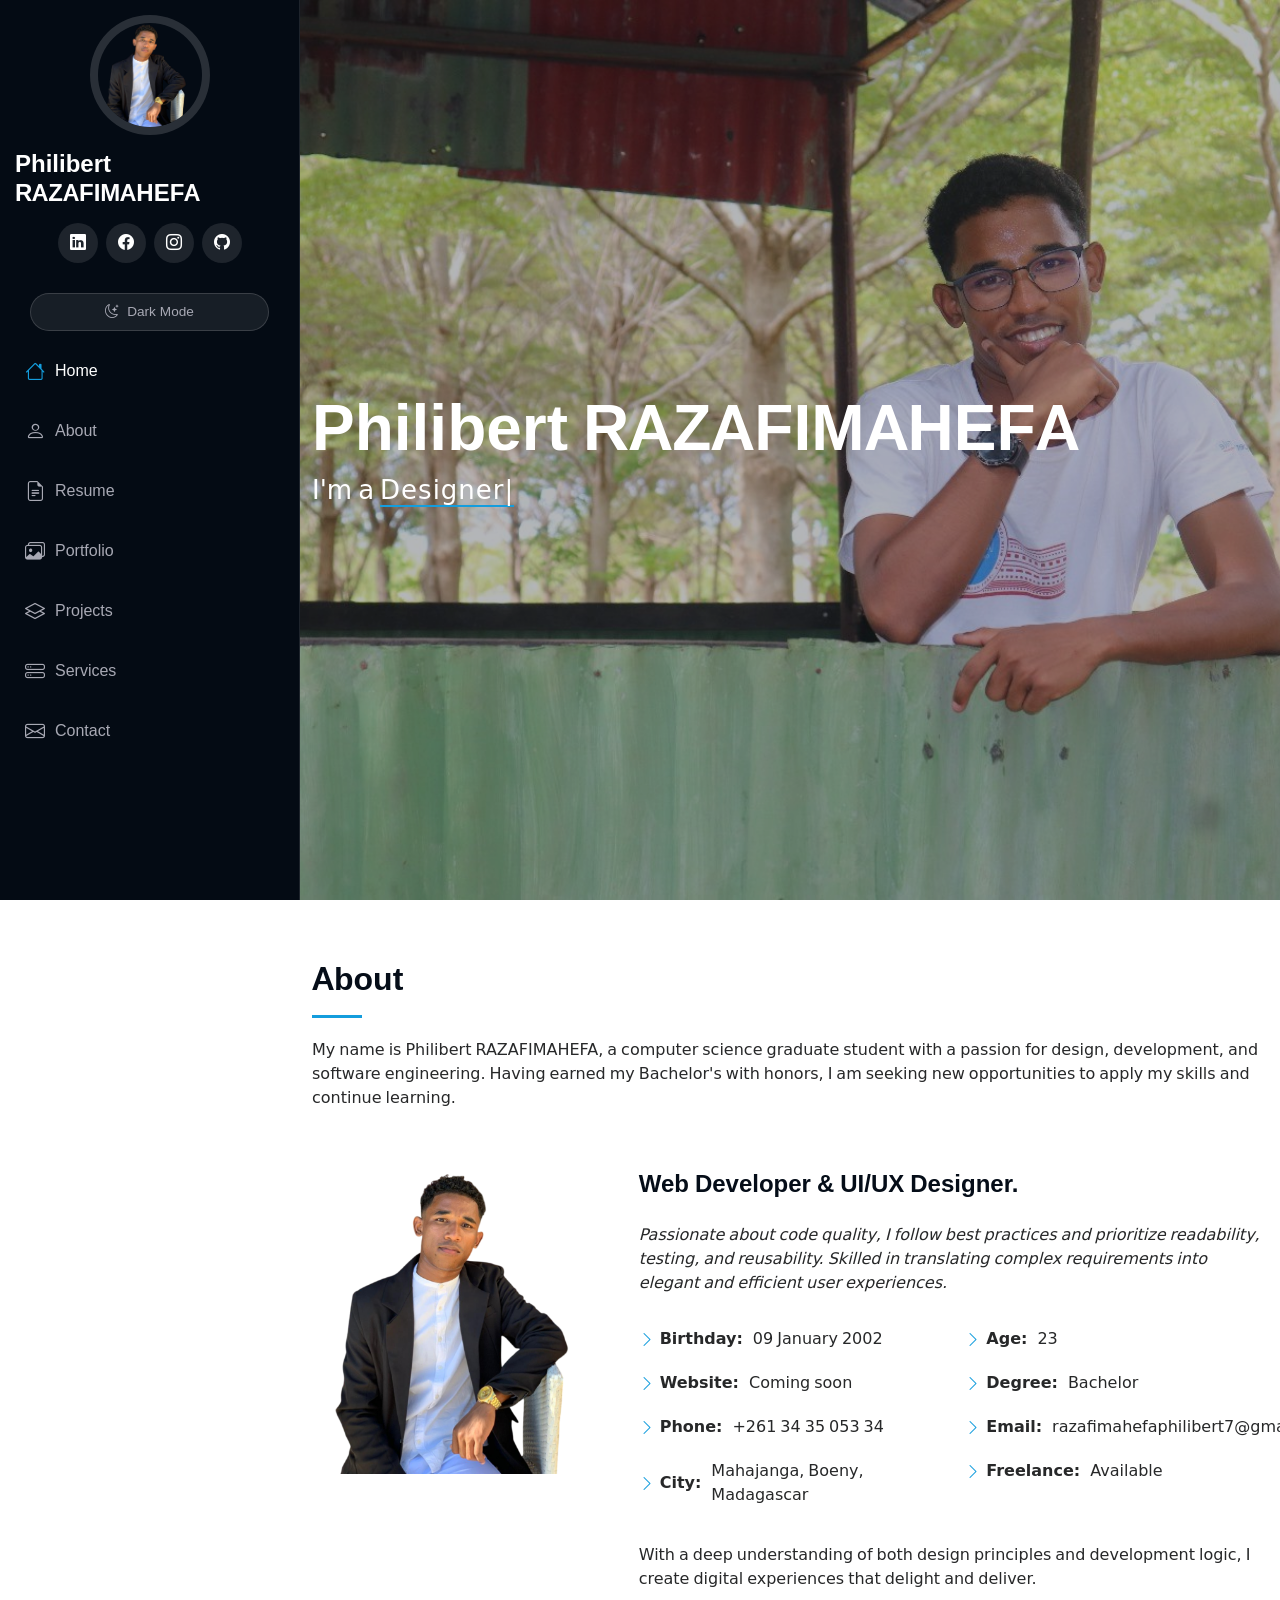
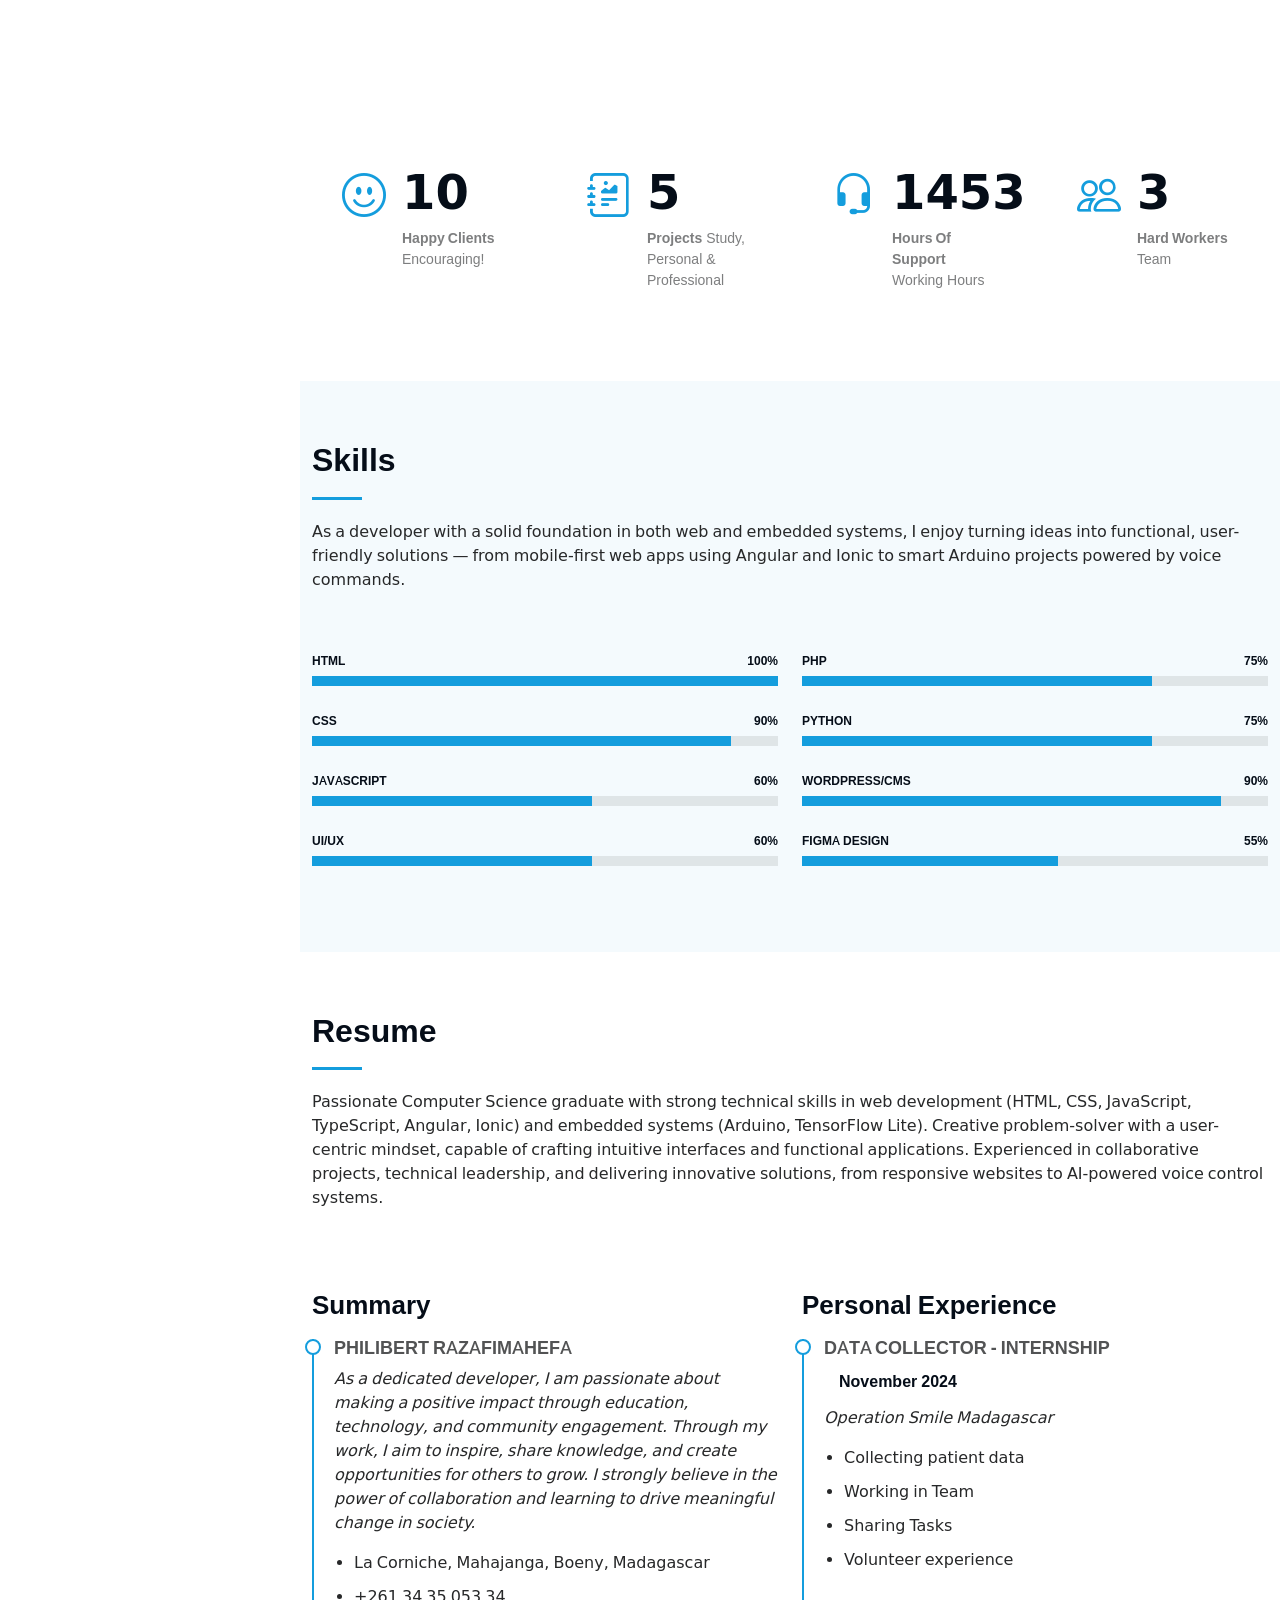
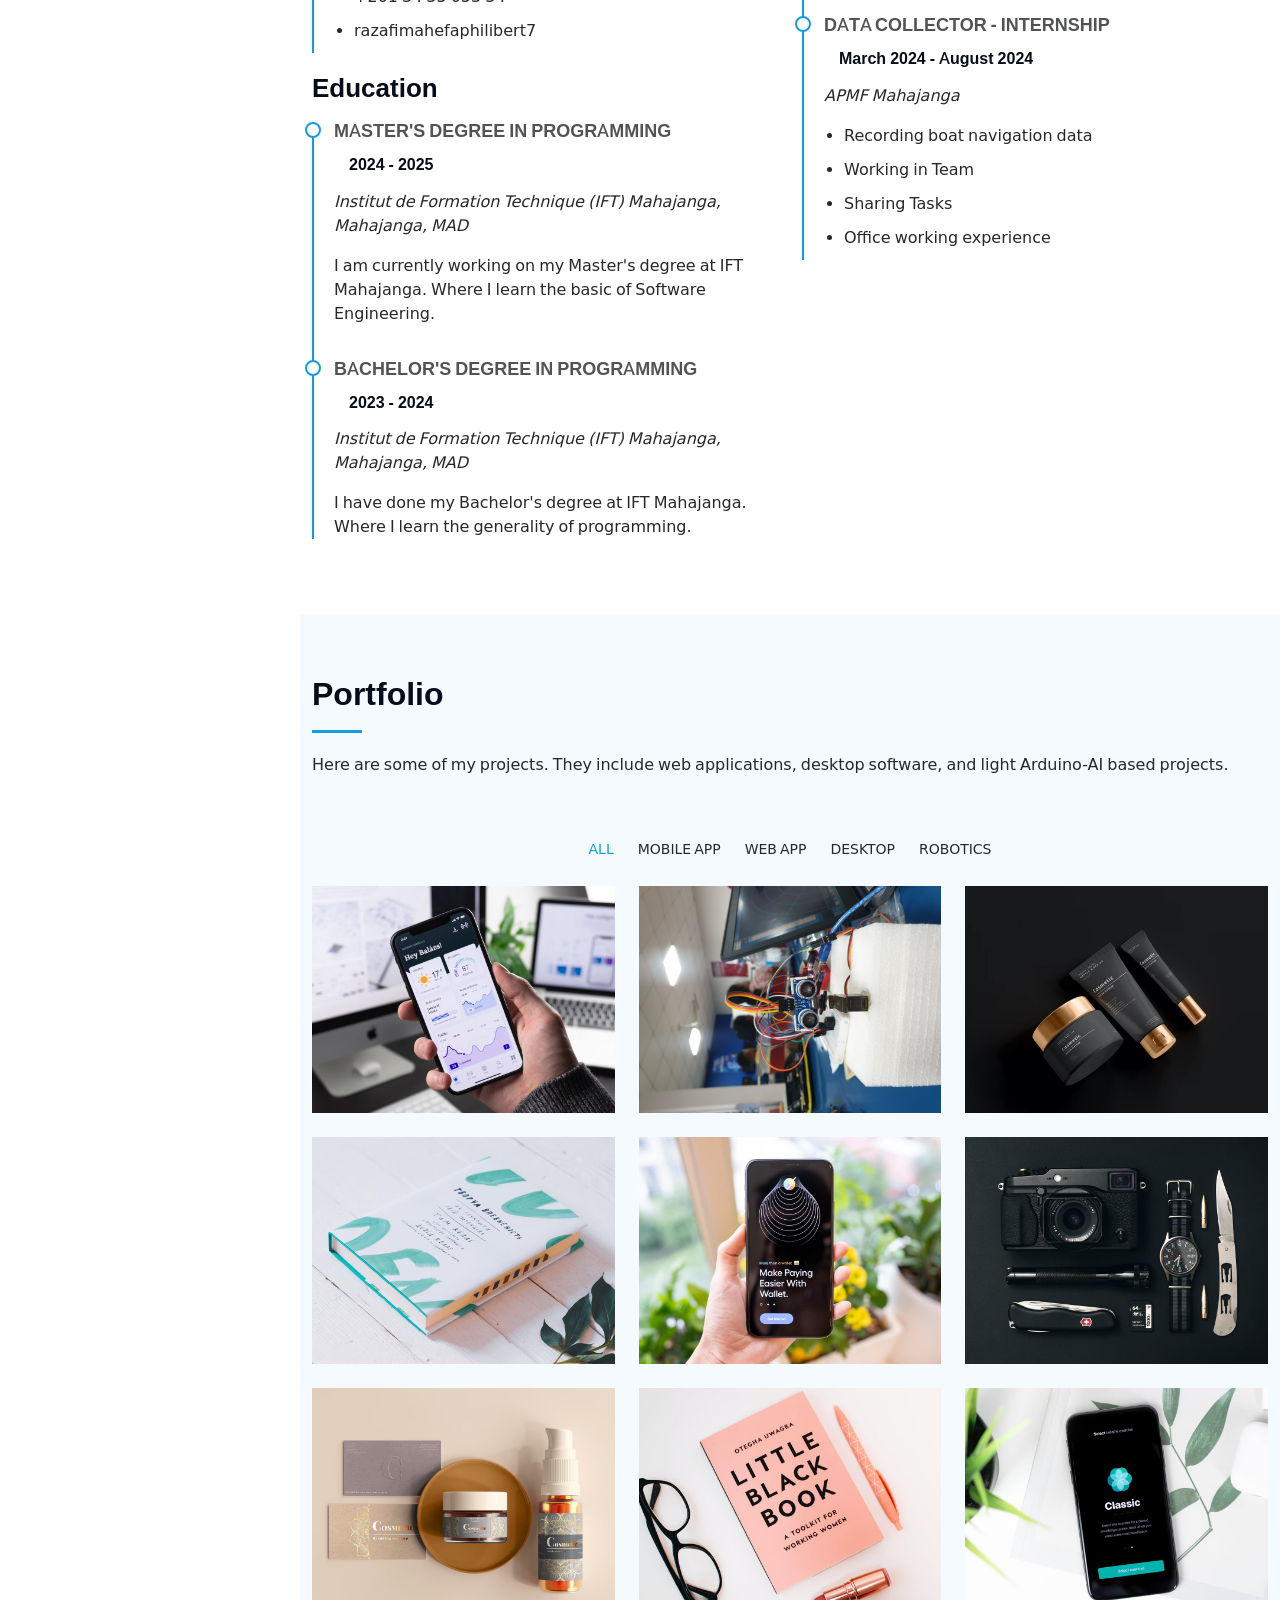
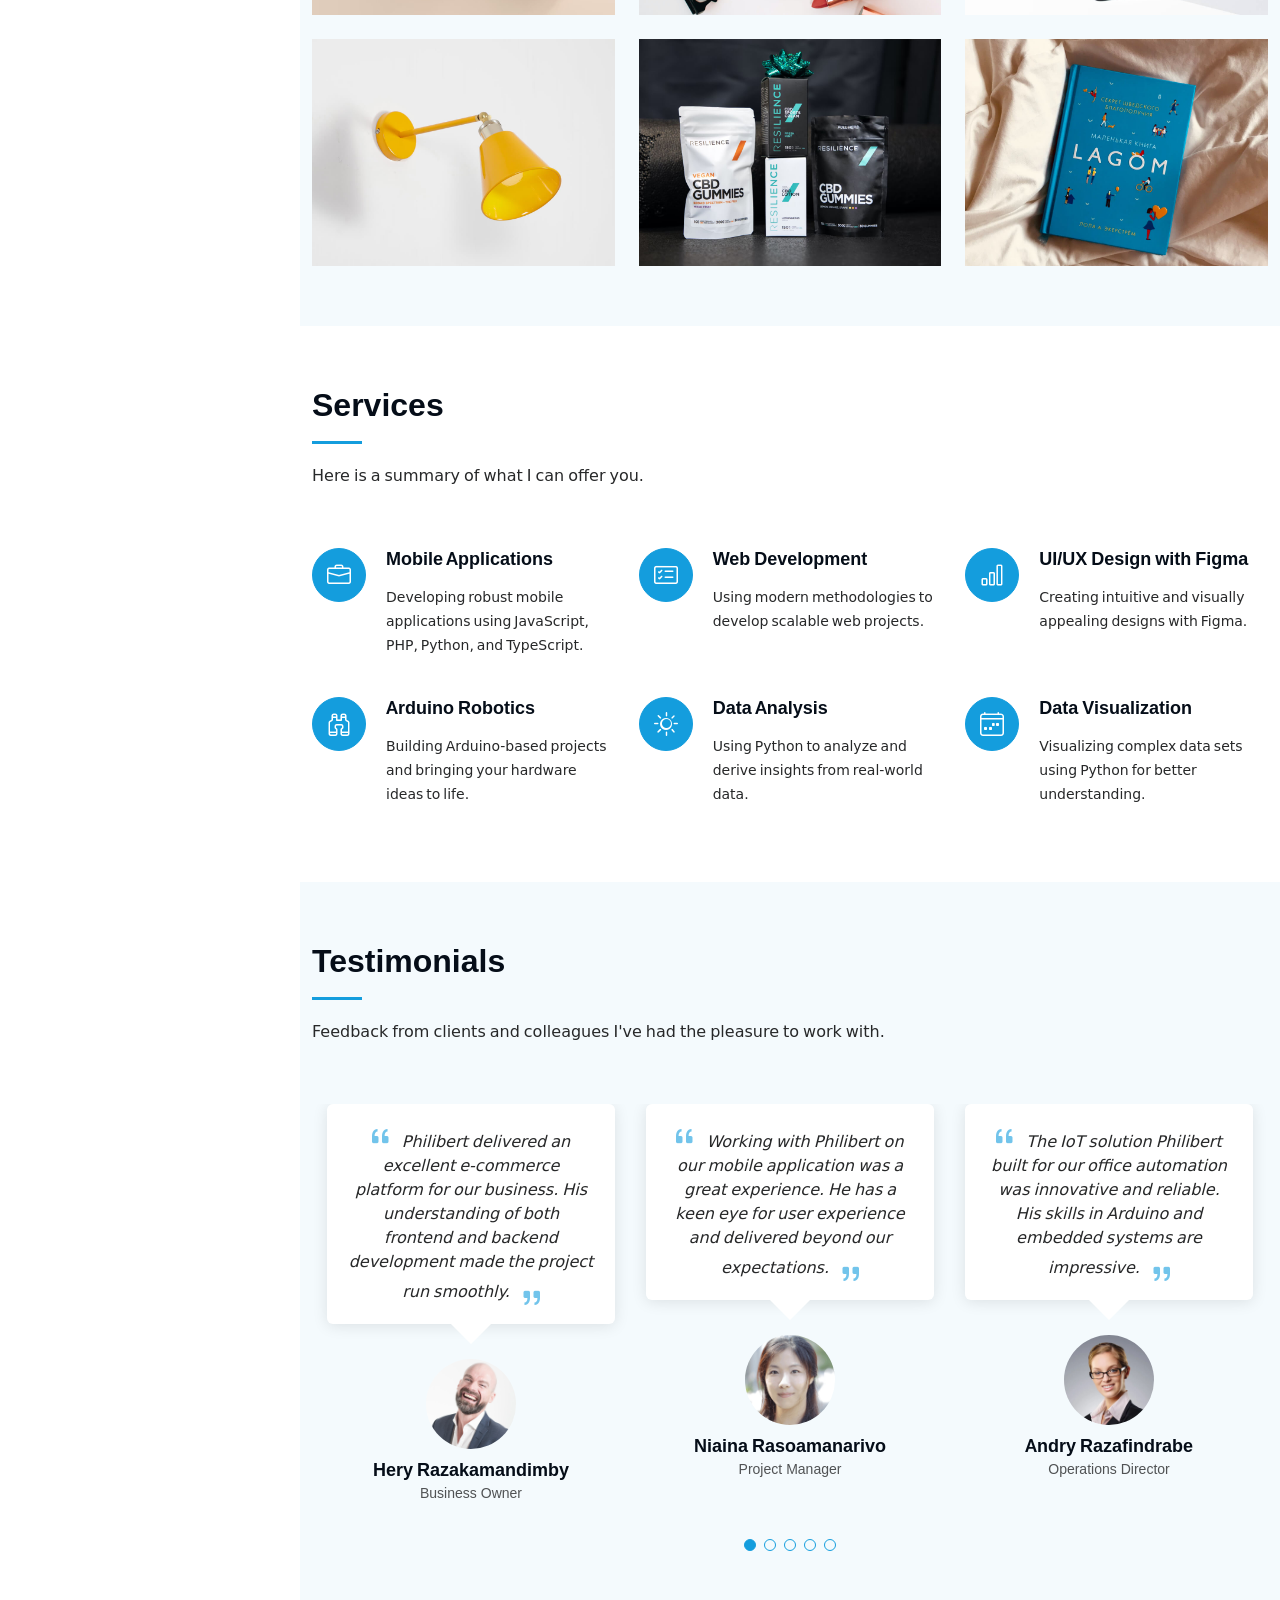
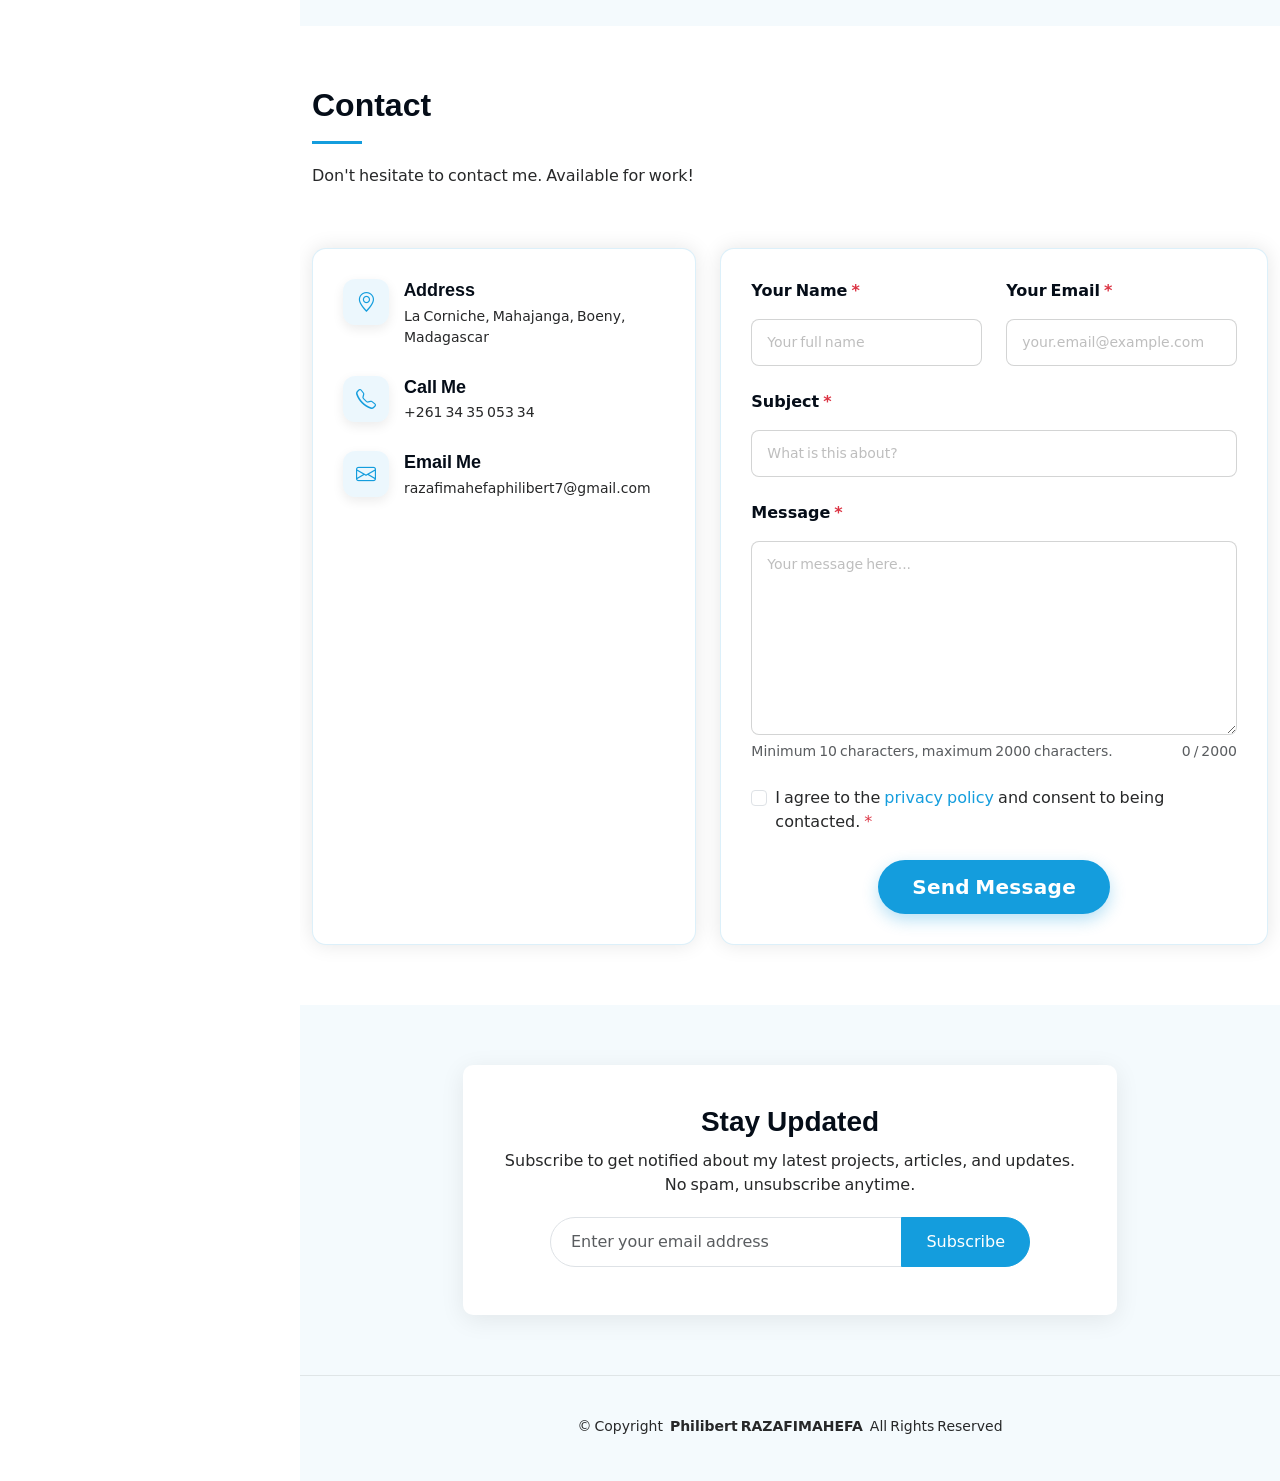
<file: index.html>
<!DOCTYPE html>
<html lang="en">

<head>
  <meta charset="utf-8">
  <meta content="width=device-width, initial-scale=1.0" name="viewport">
  <title>Philibert RAZAFIMAHEFA - Portfolio | Designer & Developer</title>
  <meta content="Portfolio of Philibert RAZAFIMAHEFA, a passionate Web Developer, UI/UX Designer, and Programmer based in Madagascar. Specialized in Angular, PHP, Python, and Arduino Robotics." name="description">
  <meta content="Philibert RAZAFIMAHEFA, Portfolio, Web Developer, UI/UX Designer, Programmer, Madagascar, Angular, PHP, Python, Arduino, Robotics" name="keywords">

  <!-- Open Graph -->
  <meta property="og:title" content="Philibert RAZAFIMAHEFA - Designer & Developer">
  <meta property="og:description" content="Portfolio of Philibert RAZAFIMAHEFA, a passionate Web Developer, UI/UX Designer, and Programmer based in Madagascar.">
  <meta property="og:image" content="https://rzfphily.dev/assets/img/my-profile-img.png">
  <meta property="og:image:width" content="400">
  <meta property="og:image:height" content="400">
  <meta property="og:image:alt" content="Philibert RAZAFIMAHEFA - Portfolio">
  <meta property="og:url" content="https://rzfphily.dev/">
  <meta property="og:site_name" content="Philibert RAZAFIMAHEFA Portfolio">
  <meta property="og:locale" content="en_US">
  <meta property="og:type" content="website">

  <!-- Twitter Card -->
  <meta name="twitter:card" content="summary_large_image">
  <meta name="twitter:title" content="Philibert RAZAFIMAHEFA - Designer & Developer">
  <meta name="twitter:description" content="Portfolio of Philibert RAZAFIMAHEFA, a passionate Web Developer, UI/UX Designer, and Programmer based in Madagascar.">
  <meta name="twitter:image" content="https://rzfphily.dev/assets/img/my-profile-img.png">
  <meta name="twitter:image:alt" content="Philibert RAZAFIMAHEFA - Portfolio">

  <!-- Canonical -->
  <link rel="canonical" href="https://rzfphily.dev/">

  <!-- Structured Data -->
  <script type="application/ld+json">
  {
    "@context": "https://schema.org",
    "@type": "Person",
    "name": "Philibert RAZAFIMAHEFA",
    "url": "https://rzfphily.dev/",
    "image": "https://rzfphily.dev/assets/img/my-profile-img.png",
    "jobTitle": "Web Developer & UI/UX Designer",
    "address": {
      "@type": "PostalAddress",
      "addressLocality": "Mahajanga",
      "addressRegion": "Boeny",
      "addressCountry": "Madagascar"
    },
    "email": "mailto:razafimahefaphilibert7@gmail.com",
    "telephone": "+261343505334",
    "birthDate": "2002-01-09",
    "alumniOf": {
      "@type": "CollegeOrUniversity",
      "name": "Institut de Formation Technique (IFT) Mahajanga"
    },
    "sameAs": [
      "https://www.linkedin.com/in/razafimahefa-philibert-rzfphily/",
      "https://www.facebook.com/RzfPhily",
      "https://www.instagram.com/rzfphily/",
      "https://github.com/Wunders149"
    ],
    "knowsAbout": ["Web Development", "UI/UX Design", "Mobile Applications", "Arduino Robotics", "Data Analysis", "Python", "Angular", "PHP"]
  }
  </script>

  <script type="application/ld+json">
  {
    "@context": "https://schema.org",
    "@type": "WebSite",
    "name": "Philibert RAZAFIMAHEFA - Portfolio",
    "url": "https://rzfphily.dev/",
    "author": {
      "@type": "Person",
      "name": "Philibert RAZAFIMAHEFA",
      "url": "https://rzfphily.dev/"
    }
  }
  </script>

  <!-- Favicons -->
  <link href="assets/img/favicon.png" rel="icon">
  <link href="assets/img/favicon.ico" rel="shortcut icon">
  <link href="assets/img/apple-touch-icon.png" rel="apple-touch-icon">
  <meta name="theme-color" content="#149ddd">

  <!-- PWA -->
  <link rel="manifest" href="manifest.json">
  <meta name="apple-mobile-web-app-capable" content="yes">
  <meta name="apple-mobile-web-app-status-bar-style" content="black-translucent">
  <meta name="apple-mobile-web-app-title" content="Philibert Portfolio">

  <!-- Fonts (self-hosted) -->
  <link href="assets/css/fonts.css" rel="stylesheet">

  <!-- Vendor CSS Files -->
  <link href="assets/vendor/bootstrap/css/bootstrap.min.css" rel="stylesheet">
  <link href="assets/vendor/bootstrap-icons/bootstrap-icons.css" rel="stylesheet">
  <link href="assets/vendor/aos/aos.css" rel="stylesheet">
  <link href="assets/vendor/glightbox/css/glightbox.min.css" rel="stylesheet">
  <link href="assets/vendor/swiper/swiper-bundle.min.css" rel="stylesheet">

  <!-- Main CSS File -->
  <link href="assets/css/main.min.css" rel="stylesheet">
  <link href="assets/css/contact.css" rel="stylesheet">

  <!-- =======================================================
  * Template Name: iPortfolio
  * Template URL: https://bootstrapmade.com/iportfolio-bootstrap-portfolio-websites-template/
  * Updated: Jun 29 2024 with Bootstrap v5.3.3
  * Author: BootstrapMade.com
  * License: https://bootstrapmade.com/license/
  ======================================================== -->
</head>

<body class="index-page">

  <!-- Skip to content link for screen readers -->
  <a href="#main-content" class="skip-to-content">Skip to main content</a>

  <header id="header" class="header dark-background d-flex flex-column">
    <i class="header-toggle d-xl-none bi bi-list" aria-label="Toggle navigation menu" role="button" tabindex="0" aria-expanded="false" aria-controls="navmenu"></i>

    <div class="profile-img">
      <img src="assets/img/my-profile-img.png" alt="Philibert RAZAFIMAHEFA Profile Picture" class="img-fluid rounded-circle">
    </div>

    <a href="index.html" class="logo d-flex align-items-center justify-content-center" aria-label="Philibert RAZAFIMAHEFA Home">
      <!-- Uncomment the line below if you also wish to use an image logo -->
      <!-- <img src="assets/img/logo.png" alt=""> -->
      <h1 class="sitename">Philibert RAZAFIMAHEFA</h1>
    </a>

    <div class="social-links text-center">
      <a href="https://www.linkedin.com/in/razafimahefa-philibert-rzfphily/" class="linkedin" aria-label="LinkedIn Profile"><i class="bi bi-linkedin"></i></a>
      <a href="https://www.facebook.com/RzfPhily" class="facebook" aria-label="Facebook Profile"><i class="bi bi-facebook"></i></a>
      <a href="https://www.instagram.com/rzfphily/" class="instagram" aria-label="Instagram Profile"><i class="bi bi-instagram"></i></a>
      <a href="https://github.com/Wunders149" class="github" aria-label="GitHub Profile"><i class="bi bi-github"></i></a>
    </div>

    <div class="dark-mode-toggle text-center" role="group" aria-label="Theme switcher">
      <button id="theme-toggle" class="theme-toggle-btn" aria-label="Toggle dark mode" aria-pressed="false">
        <i class="bi bi-moon-stars"></i>
        <i class="bi bi-sun"></i>
        <span class="theme-toggle-text">Dark Mode</span>
      </button>
    </div>

    <nav id="navmenu" class="navmenu" aria-label="Main navigation">
      <ul>
        <li><a href="#hero" class="active" aria-current="page"><i class="bi bi-house navicon"></i>Home</a></li>
        <li><a href="#about"><i class="bi bi-person navicon"></i> About</a></li>
        <li><a href="#resume"><i class="bi bi-file-earmark-text navicon"></i> Resume</a></li>
        <li><a href="#portfolio"><i class="bi bi-images navicon"></i> Portfolio</a></li>
        <li><a href="pages/starter-page.html"><i class="bi bi-layers navicon"></i> Projects</a></li>
        <li><a href="#services"><i class="bi bi-hdd-stack navicon"></i> Services</a></li>
        <li><a href="#contact"><i class="bi bi-envelope navicon"></i> Contact</a></li>
      </ul>
    </nav>

  </header>

  <main id="main-content" class="main" role="main">

    <!-- Hero Section -->
    <section id="hero" class="hero section dark-background">

      <img src="assets/img/me.jpg" alt="Philibert RAZAFIMAHEFA Hero Image" data-aos="fade-in" class="" fetchpriority="high">

      <div class="container" data-aos="fade-up" data-aos-delay="100">
        <h2>Philibert RAZAFIMAHEFA</h2>
        <p>I'm a <span class="typed" data-typed-items="Designer, Developer, Programmer, Freelancer">Designer</span><span class="typed-cursor typed-cursor--blink" aria-hidden="true"></span></p>
      </div>

    </section><!-- /Hero Section -->

    <!-- About Section -->
    <section id="about" class="about section">

      <!-- Section Title -->
      <div class="container section-title" data-aos="fade-up">
        <h2>About</h2>
        <p>My name is Philibert RAZAFIMAHEFA, a computer science graduate student with a passion for design, development, and software engineering. Having earned my Bachelor's with honors, I am seeking new opportunities to apply my skills and continue learning.</p>
      </div><!-- End Section Title -->

      <div class="container" data-aos="fade-up" data-aos-delay="100">

        <div class="row gy-4 justify-content-center">
          <div class="col-lg-4">
            <img src="assets/img/my-profile-img.png" class="img-fluid" alt="Philibert RAZAFIMAHEFA Profile" loading="lazy" width="400" height="400">
          </div>
          <div class="col-lg-8 content">
            <h2>Web Developer &amp; UI/UX Designer.</h2>
            <p class="fst-italic py-3">
              Passionate about code quality, I follow best practices and prioritize readability, testing, and reusability.
              Skilled in translating complex requirements into elegant and efficient user experiences.
            </p>
            <div class="row">
              <div class="col-lg-6">
                <ul>
                  <li><i class="bi bi-chevron-right"></i> <strong>Birthday:</strong> <span>09 January 2002</span></li>
                  <li><i class="bi bi-chevron-right"></i> <strong>Website:</strong> <span>Coming soon</span></li>
                  <li><i class="bi bi-chevron-right"></i> <strong>Phone:</strong> <span>+261 34 35 053 34 </span></li>
                  <li><i class="bi bi-chevron-right"></i> <strong>City:</strong> <span>Mahajanga, Boeny, Madagascar</span></li>
                </ul>
              </div>
              <div class="col-lg-6">
                <ul>
                  <li><i class="bi bi-chevron-right"></i> <strong>Age:</strong> <span>23</span></li>
                  <li><i class="bi bi-chevron-right"></i> <strong>Degree:</strong> <span>Bachelor</span></li>
                  <li><i class="bi bi-chevron-right"></i> <strong>Email:</strong> <span>razafimahefaphilibert7@gmail.com</span></li>
                  <li><i class="bi bi-chevron-right"></i> <strong>Freelance:</strong> <span>Available</span></li>
                </ul>
              </div>
            </div>
            <p class="py-3">
              With a deep understanding of both design principles and development logic, I create digital experiences that delight and deliver.
            </p>
          </div>
        </div>

      </div>

    </section><!-- /About Section -->

    <!-- Stats Section -->
    <section id="stats" class="stats section">

      <div class="container" data-aos="fade-up" data-aos-delay="100">

        <div class="row gy-4">

          <div class="col-lg-3 col-md-6">
            <div class="stats-item">
              <i class="bi bi-emoji-smile"></i>
              <span data-purecounter-start="0" data-purecounter-end="10" data-purecounter-duration="1" class="purecounter"></span>
              <p><strong>Happy Clients</strong> <span> Encouraging! </span></p>
            </div>
          </div><!-- End Stats Item -->

          <div class="col-lg-3 col-md-6">
            <div class="stats-item">
              <i class="bi bi-journal-richtext"></i>
              <span data-purecounter-start="0" data-purecounter-end="5" data-purecounter-duration="1" class="purecounter"></span>
              <p><strong>Projects</strong> <span> Study, Personal & Professional</span></p>
            </div>
          </div><!-- End Stats Item -->

          <div class="col-lg-3 col-md-6">
            <div class="stats-item">
              <i class="bi bi-headset"></i>
              <span data-purecounter-start="0" data-purecounter-end="1453" data-purecounter-duration="1" class="purecounter"></span>
              <p><strong>Hours Of Support</strong> <span>Working Hours</span></p>
            </div>
          </div><!-- End Stats Item -->

          <div class="col-lg-3 col-md-6">
            <div class="stats-item">
              <i class="bi bi-people"></i>
              <span data-purecounter-start="0" data-purecounter-end="3" data-purecounter-duration="1" class="purecounter"></span>
              <p><strong>Hard Workers</strong> <span>Team</span></p>
            </div>
          </div><!-- End Stats Item -->

        </div>

      </div>

    </section><!-- /Stats Section -->

    <!-- Skills Section -->
    <section id="skills" class="skills section light-background">

      <!-- Section Title -->
      <div class="container section-title" data-aos="fade-up">
        <h2>Skills</h2>
        <p>As a developer with a solid foundation in both web and embedded systems, I enjoy turning ideas into functional, user-friendly solutions — from mobile-first web apps using Angular and Ionic to smart Arduino projects powered by voice commands.</p>
      </div><!-- End Section Title -->

      <div class="container" data-aos="fade-up" data-aos-delay="100">

        <div class="row skills-content skills-animation">

          <div class="col-lg-6">

            <div class="progress">
              <span class="skill"><span>HTML</span> <i class="val">100%</i></span>
              <div class="progress-bar-wrap">
                <div class="progress-bar" role="progressbar" aria-valuenow="100" aria-valuemin="0" aria-valuemax="100"></div>
              </div>
            </div><!-- End Skills Item -->

            <div class="progress">
              <span class="skill"><span>CSS</span> <i class="val">90%</i></span>
              <div class="progress-bar-wrap">
                <div class="progress-bar" role="progressbar" aria-valuenow="90" aria-valuemin="0" aria-valuemax="100"></div>
              </div>
            </div><!-- End Skills Item -->

            <div class="progress">
              <span class="skill"><span>JavaScript</span> <i class="val">60%</i></span>
              <div class="progress-bar-wrap">
                <div class="progress-bar" role="progressbar" aria-valuenow="60" aria-valuemin="0" aria-valuemax="100"></div>
              </div>
            </div><!-- End Skills Item -->

            <div class="progress">
              <span class="skill"><span>UI/UX</span> <i class="val">60%</i></span>
              <div class="progress-bar-wrap">
                <div class="progress-bar" role="progressbar" aria-valuenow="60" aria-valuemin="0" aria-valuemax="100"></div>
              </div>
            </div><!-- End Skills Item -->

          </div>

          <div class="col-lg-6">

            <div class="progress">
              <span class="skill"><span>PHP</span> <i class="val">75%</i></span>
              <div class="progress-bar-wrap">
                <div class="progress-bar" role="progressbar" aria-valuenow="75" aria-valuemin="0" aria-valuemax="100"></div>
              </div>
            </div><!-- End Skills Item -->

            <div class="progress">
              <span class="skill"><span>Python</span> <i class="val">75%</i></span>
              <div class="progress-bar-wrap">
                <div class="progress-bar" role="progressbar" aria-valuenow="75" aria-valuemin="0" aria-valuemax="100"></div>
              </div>
            </div><!-- End Skills Item -->

            <div class="progress">
              <span class="skill"><span>WordPress/CMS</span> <i class="val">90%</i></span>
              <div class="progress-bar-wrap">
                <div class="progress-bar" role="progressbar" aria-valuenow="90" aria-valuemin="0" aria-valuemax="100"></div>
              </div>
            </div><!-- End Skills Item -->

            <div class="progress">
              <span class="skill"><span>Figma Design</span> <i class="val">55%</i></span>
              <div class="progress-bar-wrap">
                <div class="progress-bar" role="progressbar" aria-valuenow="55" aria-valuemin="0" aria-valuemax="100"></div>
              </div>
            </div><!-- End Skills Item -->

          </div>

        </div>

      </div>

    </section><!-- /Skills Section -->

    <!-- Resume Section -->
    <section id="resume" class="resume section">

      <!-- Section Title -->
      <div class="container section-title" data-aos="fade-up">
        <h2>Resume</h2>
        <p>Passionate Computer Science graduate with strong technical skills in web development (HTML, CSS, JavaScript, TypeScript, Angular, Ionic) and embedded systems (Arduino, TensorFlow Lite). 
           Creative problem-solver with a user-centric mindset, capable of crafting intuitive interfaces and functional applications. 
           Experienced in collaborative projects, technical leadership, and delivering innovative solutions, from responsive websites to AI-powered voice control systems.</p>
      </div><!-- End Section Title -->

      <div class="container">

        <div class="row">

          <div class="col-lg-6" data-aos="fade-up" data-aos-delay="100">
            <h3 class="resume-title">Summary</h3>

            <div class="resume-item pb-0">
              <h4>Philibert RAZAFIMAHEFA</h4>
              <p><em>As a dedicated developer, I am passionate about making a positive impact through education, technology, and community engagement.
                      Through my work, I aim to inspire, share knowledge, and create opportunities for others to grow. 
                      I strongly believe in the power of collaboration and learning to drive meaningful change in society.
              </em></p>
              <ul>
                <li>La Corniche, Mahajanga, Boeny, Madagascar</li>
                <li>+261 34 35 053 34</li>
                <li>razafimahefaphilibert7</li>
              </ul>
            </div><!-- Edn Resume Item -->

            <h3 class="resume-title">Education</h3>
            <div class="resume-item">
              <h4>Master's Degree in Programming</h4>
              <h5>2024 - 2025</h5>
              <p><em>Institut de Formation Technique (IFT) Mahajanga, Mahajanga, MAD</em></p>
              <p>I am currently working on my Master's degree at IFT Mahajanga. Where I learn the basic of Software Engineering.</p>
            </div><!-- Edn Resume Item -->

            <div class="resume-item">
              <h4>Bachelor's Degree in Programming</h4>
              <h5>2023 - 2024</h5>
              <p><em>Institut de Formation Technique (IFT) Mahajanga, Mahajanga, MAD</em></p>
              <p>I have done my Bachelor's degree at IFT Mahajanga. Where I learn the generality of programming.</p>
            </div><!-- Edn Resume Item -->

          </div>

          <div class="col-lg-6" data-aos="fade-up" data-aos-delay="200">
            <h3 class="resume-title">Personal Experience</h3>
            <div class="resume-item">
              <h4>Data Collector - Internship</h4>
              <h5>November 2024</h5>
              <p><em>Operation Smile Madagascar</em></p>
              <ul>
                <li>Collecting patient data</li>
                <li>Working in Team</li>
                <li>Sharing Tasks</li>
                <li>Volunteer experience</li>
              </ul>
            </div><!-- Edn Resume Item -->

            <div class="resume-item">
              <h4>Data Collector - Internship</h4>
              <h5>March 2024 - August 2024</h5>
              <p><em>APMF Mahajanga</em></p>
              <ul>
                <li>Recording boat navigation data</li>
                <li>Working in Team</li>
                <li>Sharing Tasks</li>
                <li>Office working experience</li>
              </ul>
            </div><!-- Edn Resume Item -->

          </div>

        </div>

      </div>

    </section><!-- /Resume Section -->

    <!-- Portfolio Section -->
    <section id="portfolio" class="portfolio section light-background">

      <!-- Section Title -->
      <div class="container section-title" data-aos="fade-up">
        <h2>Portfolio</h2>
        <p>Here are some of my projects. They include web applications, desktop software, and light Arduino-AI based projects.</p>
      </div><!-- End Section Title -->

      <div class="container">

        <div class="isotope-layout" data-default-filter="*" data-layout="masonry" data-sort="original-order">

          <ul class="portfolio-filters isotope-filters" data-aos="fade-up" data-aos-delay="100">
            <li data-filter="*" class="filter-active">All</li>
            <li data-filter=".filter-app">Mobile App</li>
            <li data-filter=".filter-product">Web App</li>
            <li data-filter=".filter-branding">Desktop</li>
            <li data-filter=".filter-books">Robotics</li>
          </ul><!-- End Portfolio Filters -->

          <div class="row gy-4 isotope-container" data-aos="fade-up" data-aos-delay="200">

            <div class="col-lg-4 col-md-6 portfolio-item isotope-item filter-app">
              <div class="portfolio-content h-100">
                <img src="assets/img/portfolio/app-1.jpg" class="img-fluid" alt="Mobile App Project 1" loading="lazy">
                <div class="portfolio-info">
                  <h4>Task Manager</h4>
                  <p>Cross-platform mobile app built with Ionic</p>
                  <a href="assets/img/portfolio/app-1.jpg" title="App 1" data-gallery="portfolio-gallery-app" class="glightbox preview-link"><i class="bi bi-zoom-in"></i></a>
                  <a href="pages/portfolio-details.html?project=task-manager" title="More Details" class="details-link"><i class="bi bi-link-45deg"></i></a>
                </div>
              </div>
            </div><!-- End Portfolio Item -->

            <div class="col-lg-4 col-md-6 portfolio-item isotope-item filter-product">
              <div class="portfolio-content h-100">
                <img src="assets/img/portfolio/product-1.jpg" class="img-fluid" alt="Web App Project 1" loading="lazy">
                <div class="portfolio-info">
                  <h4>E-Commerce</h4>
                  <p>Full-stack web app with Angular & PHP</p>
                  <a href="assets/img/portfolio/product-1.jpg" title="Product 1" data-gallery="portfolio-gallery-product" class="glightbox preview-link"><i class="bi bi-zoom-in"></i></a>
                  <a href="pages/portfolio-details.html?project=e-commerce" title="More Details" class="details-link"><i class="bi bi-link-45deg"></i></a>
                </div>
              </div>
            </div><!-- End Portfolio Item -->

            <div class="col-lg-4 col-md-6 portfolio-item isotope-item filter-branding">
              <div class="portfolio-content h-100">
                <img src="assets/img/portfolio/branding-1.jpg" class="img-fluid" alt="Desktop Project 1" loading="lazy">
                <div class="portfolio-info">
                  <h4>POS System</h4>
                  <p>Desktop application for point-of-sale management</p>
                  <a href="assets/img/portfolio/branding-1.jpg" title="Branding 1" data-gallery="portfolio-gallery-branding" class="glightbox preview-link"><i class="bi bi-zoom-in"></i></a>
                  <a href="pages/portfolio-details.html?project=pos-system" title="More Details" class="details-link"><i class="bi bi-link-45deg"></i></a>
                </div>
              </div>
            </div><!-- End Portfolio Item -->

            <div class="col-lg-4 col-md-6 portfolio-item isotope-item filter-books">
              <div class="portfolio-content h-100">
                <img src="assets/img/portfolio/books-1.jpg" class="img-fluid" alt="Robotics Project 1" loading="lazy">
                <div class="portfolio-info">
                  <h4>Voice Robot</h4>
                  <p>Arduino voice-controlled robot with AI</p>
                  <a href="assets/img/portfolio/books-1.jpg" title="Books 1" data-gallery="portfolio-gallery-book" class="glightbox preview-link"><i class="bi bi-zoom-in"></i></a>
                  <a href="pages/portfolio-details.html?project=voice-robot" title="More Details" class="details-link"><i class="bi bi-link-45deg"></i></a>
                </div>
              </div>
            </div><!-- End Portfolio Item -->

            <div class="col-lg-4 col-md-6 portfolio-item isotope-item filter-app">
              <div class="portfolio-content h-100">
                <img src="assets/img/portfolio/app-2.jpg" class="img-fluid" alt="Mobile App Project 2" loading="lazy">
                <div class="portfolio-info">
                  <h4>Fitness Tracker</h4>
                  <p>Health & wellness mobile application</p>
                  <a href="assets/img/portfolio/app-2.jpg" title="App 2" data-gallery="portfolio-gallery-app" class="glightbox preview-link"><i class="bi bi-zoom-in"></i></a>
                  <a href="pages/portfolio-details.html?project=fitness-tracker" title="More Details" class="details-link"><i class="bi bi-link-45deg"></i></a>
                </div>
              </div>
            </div><!-- End Portfolio Item -->

            <div class="col-lg-4 col-md-6 portfolio-item isotope-item filter-product">
              <div class="portfolio-content h-100">
                <img src="assets/img/portfolio/product-2.jpg" class="img-fluid" alt="Web App Project 2" loading="lazy">
                <div class="portfolio-info">
                  <h4>Dashboard</h4>
                  <p>Analytics dashboard with data visualization</p>
                  <a href="assets/img/portfolio/product-2.jpg" title="Product 2" data-gallery="portfolio-gallery-product" class="glightbox preview-link"><i class="bi bi-zoom-in"></i></a>
                  <a href="pages/portfolio-details.html?project=dashboard" title="More Details" class="details-link"><i class="bi bi-link-45deg"></i></a>
                </div>
              </div>
            </div><!-- End Portfolio Item -->

            <div class="col-lg-4 col-md-6 portfolio-item isotope-item filter-branding">
              <div class="portfolio-content h-100">
                <img src="assets/img/portfolio/branding-2.jpg" class="img-fluid" alt="Desktop Project 2" loading="lazy">
                <div class="portfolio-info">
                  <h4>Inventory</h4>
                  <p>Inventory management desktop software</p>
                  <a href="assets/img/portfolio/branding-2.jpg" title="Branding 2" data-gallery="portfolio-gallery-branding" class="glightbox preview-link"><i class="bi bi-zoom-in"></i></a>
                  <a href="pages/portfolio-details.html?project=inventory" title="More Details" class="details-link"><i class="bi bi-link-45deg"></i></a>
                </div>
              </div>
            </div><!-- End Portfolio Item -->

            <div class="col-lg-4 col-md-6 portfolio-item isotope-item filter-books">
              <div class="portfolio-content h-100">
                <img src="assets/img/portfolio/books-2.jpg" class="img-fluid" alt="Robotics Project 2" loading="lazy">
                <div class="portfolio-info">
                  <h4>Smart Home</h4>
                  <p>IoT home automation with Arduino</p>
                  <a href="assets/img/portfolio/books-2.jpg" title="Books 2" data-gallery="portfolio-gallery-book" class="glightbox preview-link"><i class="bi bi-zoom-in"></i></a>
                  <a href="pages/portfolio-details.html?project=smart-home" title="More Details" class="details-link"><i class="bi bi-link-45deg"></i></a>
                </div>
              </div>
            </div><!-- End Portfolio Item -->

            <div class="col-lg-4 col-md-6 portfolio-item isotope-item filter-app">
              <div class="portfolio-content h-100">
                <img src="assets/img/portfolio/app-3.jpg" class="img-fluid" alt="Mobile App Project 3" loading="lazy">
                <div class="portfolio-info">
                  <h4>Chat App</h4>
                  <p>Real-time messaging mobile application</p>
                  <a href="assets/img/portfolio/app-3.jpg" title="App 3" data-gallery="portfolio-gallery-app" class="glightbox preview-link"><i class="bi bi-zoom-in"></i></a>
                  <a href="pages/portfolio-details.html?project=chat-app" title="More Details" class="details-link"><i class="bi bi-link-45deg"></i></a>
                </div>
              </div>
            </div><!-- End Portfolio Item -->

            <div class="col-lg-4 col-md-6 portfolio-item isotope-item filter-product">
              <div class="portfolio-content h-100">
                <img src="assets/img/portfolio/product-3.jpg" class="img-fluid" alt="Web App Project 3" loading="lazy">
                <div class="portfolio-info">
                  <h4>Portfolio</h4>
                  <p>Personal portfolio website (this site)</p>
                  <a href="assets/img/portfolio/product-3.jpg" title="Product 3" data-gallery="portfolio-gallery-product" class="glightbox preview-link"><i class="bi bi-zoom-in"></i></a>
                  <a href="pages/portfolio-details.html?project=portfolio-site" title="More Details" class="details-link"><i class="bi bi-link-45deg"></i></a>
                </div>
              </div>
            </div><!-- End Portfolio Item -->

            <div class="col-lg-4 col-md-6 portfolio-item isotope-item filter-branding">
              <div class="portfolio-content h-100">
                <img src="assets/img/portfolio/branding-3.jpg" class="img-fluid" alt="Desktop Project 3" loading="lazy">
                <div class="portfolio-info">
                  <h4>HR Manager</h4>
                  <p>Human resources desktop application</p>
                  <a href="assets/img/portfolio/branding-3.jpg" title="Branding 3" data-gallery="portfolio-gallery-branding" class="glightbox preview-link"><i class="bi bi-zoom-in"></i></a>
                  <a href="pages/portfolio-details.html?project=hr-manager" title="More Details" class="details-link"><i class="bi bi-link-45deg"></i></a>
                </div>
              </div>
            </div><!-- End Portfolio Item -->

            <div class="col-lg-4 col-md-6 portfolio-item isotope-item filter-books">
              <div class="portfolio-content h-100">
                <img src="assets/img/portfolio/books-3.jpg" class="img-fluid" alt="Robotics Project 3" loading="lazy">
                <div class="portfolio-info">
                  <h4>Line Follower</h4>
                  <p>Autonomous line-following robot</p>
                  <a href="assets/img/portfolio/books-3.jpg" title="Books 3" data-gallery="portfolio-gallery-book" class="glightbox preview-link"><i class="bi bi-zoom-in"></i></a>
                  <a href="pages/portfolio-details.html?project=line-follower" title="More Details" class="details-link"><i class="bi bi-link-45deg"></i></a>
                </div>
              </div>
            </div><!-- End Portfolio Item -->

          </div><!-- End Portfolio Container -->

        </div>

      </div>

    </section><!-- /Portfolio Section -->

    <!-- Services Section -->
    <section id="services" class="services section">

      <!-- Section Title -->
      <div class="container section-title" data-aos="fade-up">
        <h2>Services</h2>
        <p>Here is a summary of what I can offer you.</p>
      </div><!-- End Section Title -->

      <div class="container">

        <div class="row gy-4">

          <div class="col-lg-4 col-md-6 service-item d-flex" data-aos="fade-up" data-aos-delay="100">
            <div class="icon flex-shrink-0"><i class="bi bi-briefcase"></i></div>
            <div>
              <h4 class="title"><a href="pages/service-details.html" class="stretched-link">Mobile Applications</a></h4>
              <p class="description">Developing robust mobile applications using JavaScript, PHP, Python, and TypeScript.</p>
            </div>
          </div>
          <!-- End Service Item -->

          <div class="col-lg-4 col-md-6 service-item d-flex" data-aos="fade-up" data-aos-delay="200">
            <div class="icon flex-shrink-0"><i class="bi bi-card-checklist"></i></div>
            <div>
              <h4 class="title"><a href="pages/service-details.html" class="stretched-link">Web Development</a></h4>
              <p class="description">Using modern methodologies to develop scalable web projects.</p>
            </div>
          </div><!-- End Service Item -->

          <div class="col-lg-4 col-md-6 service-item d-flex" data-aos="fade-up" data-aos-delay="300">
            <div class="icon flex-shrink-0"><i class="bi bi-bar-chart"></i></div>
            <div>
              <h4 class="title"><a href="pages/service-details.html" class="stretched-link">UI/UX Design with Figma</a></h4>
              <p class="description">Creating intuitive and visually appealing designs with Figma.</p>
            </div>
          </div><!-- End Service Item -->

          <div class="col-lg-4 col-md-6 service-item d-flex" data-aos="fade-up" data-aos-delay="400">
            <div class="icon flex-shrink-0"><i class="bi bi-binoculars"></i></div>
            <div>
              <h4 class="title"><a href="pages/service-details.html" class="stretched-link">Arduino Robotics</a></h4>
              <p class="description">Building Arduino-based projects and bringing your hardware ideas to life.</p>
            </div>
          </div><!-- End Service Item -->

          <div class="col-lg-4 col-md-6 service-item d-flex" data-aos="fade-up" data-aos-delay="500">
            <div class="icon flex-shrink-0"><i class="bi bi-brightness-high"></i></div>
            <div>
              <h4 class="title"><a href="pages/service-details.html" class="stretched-link">Data Analysis</a></h4>
              <p class="description">Using Python to analyze and derive insights from real-world data.</p>
            </div>
          </div><!-- End Service Item -->

          <div class="col-lg-4 col-md-6 service-item d-flex" data-aos="fade-up" data-aos-delay="600">
            <div class="icon flex-shrink-0"><i class="bi bi-calendar4-week"></i></div>
            <div>
              <h4 class="title"><a href="pages/service-details.html" class="stretched-link">Data Visualization</a></h4>
              <p class="description">Visualizing complex data sets using Python for better understanding.</p>
            </div>
          </div><!-- End Service Item -->

        </div>

      </div>

    </section><!-- /Services Section -->

    <!-- Testimonials Section -->
    <section id="testimonials" class="testimonials section light-background">

      <!-- Section Title -->
      <div class="container section-title" data-aos="fade-up">
        <h2>Testimonials</h2>
        <p>Feedback from clients and colleagues I've had the pleasure to work with.</p>
      </div><!-- End Section Title -->

      <div class="container" data-aos="fade-up" data-aos-delay="100">

        <div class="swiper init-swiper">
          <script type="application/json" class="swiper-config">
            {
              "loop": true,
              "speed": 600,
              "autoplay": {
                "delay": 5000
              },
              "slidesPerView": "auto",
              "pagination": {
                "el": ".swiper-pagination",
                "type": "bullets",
                "clickable": true
              },
              "breakpoints": {
                "320": {
                  "slidesPerView": 1,
                  "spaceBetween": 40
                },
                "1200": {
                  "slidesPerView": 3,
                  "spaceBetween": 1
                }
              }
            }
          </script>
          <div class="swiper-wrapper">

            <div class="swiper-slide">
              <div class="testimonial-item">
                <p>
                  <i class="bi bi-quote quote-icon-left"></i>
                  <span>Philibert delivered an excellent e-commerce platform for our business. His understanding of both frontend and backend development made the project run smoothly.</span>
                  <i class="bi bi-quote quote-icon-right"></i>
                </p>
                <img src="assets/img/testimonials/testimonials-1.jpg" class="testimonial-img" alt="Testimonial from client" loading="lazy">
                <h3>Hery Razakamandimby</h3>
                <h4>Business Owner</h4>
              </div>
            </div><!-- End testimonial item -->

            <div class="swiper-slide">
              <div class="testimonial-item">
                <p>
                  <i class="bi bi-quote quote-icon-left"></i>
                  <span>Working with Philibert on our mobile application was a great experience. He has a keen eye for user experience and delivered beyond our expectations.</span>
                  <i class="bi bi-quote quote-icon-right"></i>
                </p>
                <img src="assets/img/testimonials/testimonials-2.jpg" class="testimonial-img" alt="Testimonial from colleague" loading="lazy">
                <h3>Niaina Rasoamanarivo</h3>
                <h4>Project Manager</h4>
              </div>
            </div><!-- End testimonial item -->

            <div class="swiper-slide">
              <div class="testimonial-item">
                <p>
                  <i class="bi bi-quote quote-icon-left"></i>
                  <span>The IoT solution Philibert built for our office automation was innovative and reliable. His skills in Arduino and embedded systems are impressive.</span>
                  <i class="bi bi-quote quote-icon-right"></i>
                </p>
                <img src="assets/img/testimonials/testimonials-3.jpg" class="testimonial-img" alt="Testimonial from client" loading="lazy">
                <h3>Andry Razafindrabe</h3>
                <h4>Operations Director</h4>
              </div>
            </div><!-- End testimonial item -->

            <div class="swiper-slide">
              <div class="testimonial-item">
                <p>
                  <i class="bi bi-quote quote-icon-left"></i>
                  <span>Philibert's data analysis work helped us understand our user behavior patterns. His Python skills and attention to detail are exceptional.</span>
                  <i class="bi bi-quote quote-icon-right"></i>
                </p>
                <img src="assets/img/testimonials/testimonials-4.jpg" class="testimonial-img" alt="Testimonial from colleague" loading="lazy">
                <h3>Fara Nomena</h3>
                <h4>Data Analyst</h4>
              </div>
            </div><!-- End testimonial item -->

            <div class="swiper-slide">
              <div class="testimonial-item">
                <p>
                  <i class="bi bi-quote quote-icon-left"></i>
                  <span>I collaborated with Philibert on a university project. His technical leadership and ability to solve complex problems made our team successful.</span>
                  <i class="bi bi-quote quote-icon-right"></i>
                </p>
                <img src="assets/img/testimonials/testimonials-5.jpg" class="testimonial-img" alt="Testimonial from classmate" loading="lazy">
                <h3>Mialy Ranarivelo</h3>
                <h4>Software Engineer</h4>
              </div>
            </div><!-- End testimonial item -->

          </div>
          <div class="swiper-pagination"></div>
        </div>

      </div>

    </section><!-- /Testimonials Section -->

    <!-- Contact Section -->
    <section id="contact" class="contact section">

      <!-- Section Title -->
      <div class="container section-title" data-aos="fade-up">
        <h2>Contact</h2>
        <p>Don't hesitate to contact me. Available for work!</p>
      </div><!-- End Section Title -->

      <div class="container" data-aos="fade-up" data-aos-delay="100">

        <div class="row gy-4">

          <div class="col-lg-5">

            <div class="info-wrap">
              <div class="info-item d-flex" data-aos="fade-up" data-aos-delay="200">
                <i class="bi bi-geo-alt flex-shrink-0"></i>
                <div>
                  <h3>Address</h3>
                  <p>La Corniche, Mahajanga, Boeny, Madagascar</p>
                </div>
              </div><!-- End Info Item -->

              <div class="info-item d-flex" data-aos="fade-up" data-aos-delay="300">
                <i class="bi bi-telephone flex-shrink-0"></i>
                <div>
                  <h3>Call Me</h3>
                  <p><a href="tel:+261343505334">+261 34 35 053 34</a></p>
                </div>
              </div><!-- End Info Item -->

              <div class="info-item d-flex" data-aos="fade-up" data-aos-delay="400">
                <i class="bi bi-envelope flex-shrink-0"></i>
                <div>
                  <h3>Email Me</h3>
                  <p><a href="mailto:razafimahefaphilibert7@gmail.com">razafimahefaphilibert7@gmail.com</a></p>
                </div>
              </div><!-- End Info Item -->

              <iframe src="https://www.google.com/maps/embed?pb=!1m18!1m12!1m3!1d3933.149297065916!2d46.31229371428746!3d-15.722587925143356!2m3!1f0!2f0!3f0!3m2!1i1024!2i768!4f13.1!3m3!1m2!1s0x224523fe5d85fc7f%3A0xb9e6b78e7ce3fbbc!2sLa%20Corniche%2C%20Mahajanga!5e0!3m2!1sfr!2smg!4v1721890180000!5m2!1sfr!2smg" frameborder="0" style="border:0; width: 100%; height: 270px;" allowfullscreen="" loading="lazy" referrerpolicy="no-referrer-when-downgrade" title="Location map of Mahajanga, Madagascar"></iframe>
            </div>
          </div>

          <div class="col-lg-7">
            <form id="contact-form" method="post" class="php-email-form emailjs-form" data-aos="fade-up" data-aos-delay="200" novalidate>
              <div class="row gy-4">

                <div class="col-md-6">
                  <label for="name-field" class="pb-2 form-label">Your Name <span class="text-danger" aria-hidden="true">*</span><span class="visually-hidden"> (required)</span></label>
                  <input type="text" name="from_name" id="name-field" class="form-control" required="" autocomplete="name" minlength="2" maxlength="100" placeholder="Your full name">
                </div>

                <div class="col-md-6">
                  <label for="email-field" class="pb-2 form-label">Your Email <span class="text-danger" aria-hidden="true">*</span><span class="visually-hidden"> (required)</span></label>
                  <input type="email" class="form-control" name="reply_to" id="email-field" required="" autocomplete="email" placeholder="your.email@example.com">
                </div>

                <div class="col-md-12">
                  <label for="subject-field" class="pb-2 form-label">Subject <span class="text-danger" aria-hidden="true">*</span><span class="visually-hidden"> (required)</span></label>
                  <input type="text" class="form-control" name="subject" id="subject-field" required="" autocomplete="off" minlength="3" maxlength="200" placeholder="What is this about?">
                </div>

                <div class="col-md-12">
                  <label for="message-field" class="pb-2 form-label">Message <span class="text-danger" aria-hidden="true">*</span><span class="visually-hidden"> (required)</span></label>
                  <textarea class="form-control" name="message" rows="8" id="message-field" required="" minlength="10" maxlength="2000" placeholder="Your message here..."></textarea>
                  <div class="form-text d-flex justify-content-between flex-wrap gap-1">
                    <span>Minimum 10 characters, maximum 2000 characters.</span>
                    <span id="message-count" aria-live="polite">0 / 2000</span>
                  </div>
                </div>

                <div class="col-md-12">
                  <div class="form-check">
                    <input type="checkbox" name="privacy" id="privacy-check" class="form-check-input" required>
                    <label for="privacy-check" class="form-check-label">I agree to the <a href="#" data-bs-toggle="modal" data-bs-target="#privacyModal">privacy policy</a> and consent to being contacted. <span class="text-danger" aria-hidden="true">*</span><span class="visually-hidden"> (required)</span></label>
                  </div>
                </div>

                <!-- Honeypot field for spam protection - hidden from users -->
                <div class="d-none" aria-hidden="true">
                  <input type="text" name="website" tabindex="-1" autocomplete="off">
                </div>

                <div class="col-md-12 text-center">
                  <div class="loading" role="status">Sending message<span class="visually-hidden">...</span></div>
                  <div class="error-message" role="alert"></div>
                  <div class="sent-message" role="status">Your message has been sent. Thank you!</div>

                  <button type="submit" class="btn btn-primary btn-lg send-btn">
                    <span class="btn-text">Send Message</span>
                    <span class="btn-loader d-none" aria-hidden="true"></span>
                  </button>
                </div>

              </div>
            </form>

            <!-- Privacy Policy Modal -->
            <div class="modal fade" id="privacyModal" tabindex="-1" aria-labelledby="privacyModalLabel" aria-hidden="true">
              <div class="modal-dialog modal-dialog-scrollable">
                <div class="modal-content">
                  <div class="modal-header">
                    <h5 class="modal-title" id="privacyModalLabel">Privacy Policy</h5>
                    <button type="button" class="btn-close" data-bs-dismiss="modal" aria-label="Close"></button>
                  </div>
                  <div class="modal-body">
                    <h6>Information Collection</h6>
                    <p>When you contact me through this form, I collect your name, email address, and the content of your message solely for the purpose of responding to your inquiry.</p>
                    
                    <h6>Information Usage</h6>
                    <p>Your information will only be used to communicate with you regarding your inquiry. I will not share, sell, or distribute your personal information to third parties.</p>
                    
                    <h6>Data Retention</h6>
                    <p>Contact form submissions are retained for up to 6 months for reference purposes, after which they are securely deleted.</p>
                    
                    <h6>Contact</h6>
                    <p>For any questions about this privacy policy, please contact me at <a href="mailto:razafimahefaphilibert7@gmail.com">razafimahefaphilibert7@gmail.com</a>.</p>
                  </div>
                  <div class="modal-footer">
                    <button type="button" class="btn btn-secondary" data-bs-dismiss="modal">Close</button>
                  </div>
                </div>
              </div>
            </div>
          </div><!-- End Contact Form -->

        </div>

      </div>

    </section><!-- /Contact Section -->

    <!-- Newsletter Section -->
    <section id="newsletter" class="newsletter section light-background">
      <div class="container" data-aos="fade-up">
        <div class="row justify-content-center">
          <div class="col-lg-8 newsletter-wrap text-center">
            <h3>Stay Updated</h3>
            <p>Subscribe to get notified about my latest projects, articles, and updates. No spam, unsubscribe anytime.</p>
            <form action="#" method="post" class="newsletter-form" id="newsletter-form" novalidate>
              <div class="input-group">
                <input type="email" name="newsletter-email" id="newsletter-email" class="form-control" placeholder="Enter your email address" aria-label="Email address for newsletter" autocomplete="email" required>
                <button type="submit" class="btn btn-primary" aria-label="Subscribe to newsletter">Subscribe</button>
              </div>
              <div class="form-message mt-2" id="newsletter-message" aria-live="polite"></div>
            </form>
          </div>
        </div>
      </div>
    </section><!-- /Newsletter Section -->

  </main>

  <footer id="footer" class="footer position-relative light-background" role="contentinfo">

    <div class="container">
      <div class="copyright text-center ">
        <p>© <span>Copyright</span> <strong class="px-1 sitename">Philibert RAZAFIMAHEFA</strong> <span>All Rights Reserved</span></p>
      </div>
      <div class="credits">
        <!-- All the links in the footer should remain intact. -->
        <!-- You can delete the links only if you've purchased the pro version. -->
        <!-- Licensing information: https://bootstrapmade.com/license/ -->
        <!-- Purchase the pro version with working PHP/AJAX contact form: [buy-url] -->
        <!-- Designed by <a href="https://bootstrapmade.com/">BootstrapMade</a> Distributed by <a href="https://themewagon.com">ThemeWagon</a> -->
      </div>
    </div>

  </footer>

  <!-- Scroll Top -->
  <a href="#" id="scroll-top" class="scroll-top d-flex align-items-center justify-content-center" aria-label="Scroll back to top"><i class="bi bi-arrow-up-short" aria-hidden="true"></i></a>

  <!-- Preloader -->
  <div id="preloader" role="status" aria-label="Loading page"></div>

  <!-- Vendor JS Files -->
  <script src="assets/vendor/bootstrap/js/bootstrap.bundle.min.js"></script>
  <script src="assets/vendor/emailjs/email.min.js"></script>
  <script src="assets/vendor/aos/aos.js"></script>
  <script src="assets/vendor/typed.js/typed.umd.js"></script>
  <script src="assets/vendor/purecounter/purecounter_vanilla.js"></script>
  <script src="assets/vendor/waypoints/noframework.waypoints.js"></script>
  <script src="assets/vendor/glightbox/js/glightbox.min.js"></script>
  <script src="assets/vendor/imagesloaded/imagesloaded.pkgd.min.js"></script>
  <script src="assets/vendor/isotope-layout/isotope.pkgd.min.js"></script>
  <script src="assets/vendor/swiper/swiper-bundle.min.js"></script>

  <!-- Main JS File -->
  <script src="assets/js/main.min.js"></script>
  <script src="assets/js/analytics.js"></script>

  <!-- Contact Form (EmailJS) -->
  <script src="assets/js/emailjs-config.js"></script>
  <script src="assets/js/emailjs-handler.js?v=5"></script>

</body>

</html>
</file>
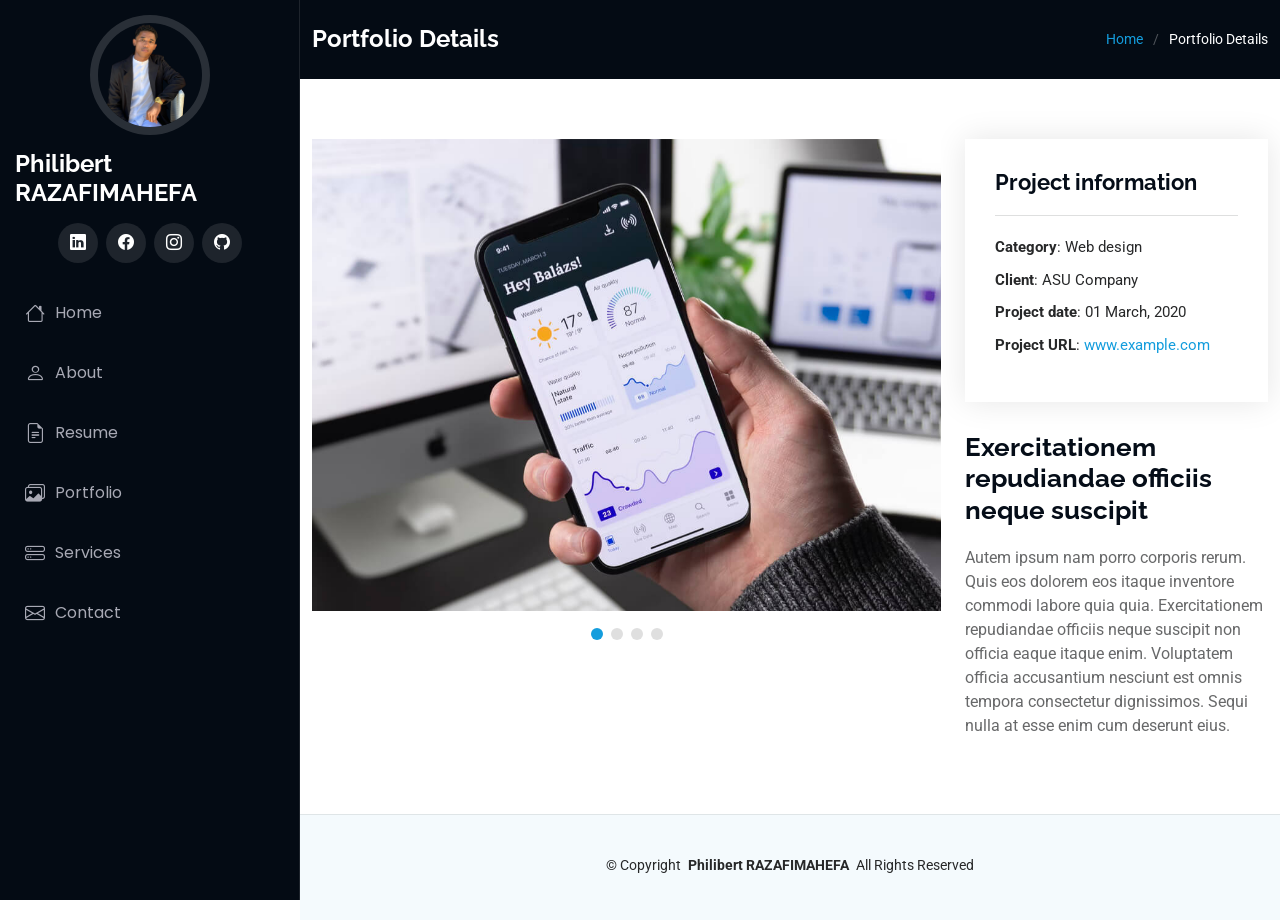
<file: portfolio-details.html>
<!DOCTYPE html>
<html lang="en">

<head>
  <meta charset="utf-8">
  <meta content="width=device-width, initial-scale=1.0" name="viewport">
  <title>Portfolio Details - Philibert RAZAFIMAHEFA</title>
  <meta content="Detailed information about projects in Philibert RAZAFIMAHEFA's portfolio, including web design, mobile apps, and robotics." name="description">
  <meta content="Philibert RAZAFIMAHEFA, Portfolio Details, Web Design, Mobile Apps, Robotics, Projects" name="keywords">

  <!-- Favicons -->
  <link href="assets/img/favicon.png" rel="icon">
  <link href="assets/img/apple-touch-icon.png" rel="apple-touch-icon">

  <!-- Fonts -->
  <link href="https://fonts.googleapis.com" rel="preconnect">
  <link href="https://fonts.gstatic.com" rel="preconnect" crossorigin>
  <link href="https://fonts.googleapis.com/css2?family=Roboto:ital,wght@0,100;0,300;0,400;0,500;0,700;0,900;1,100;1,300;1,400;1,500;1,700;1,900&family=Poppins:ital,wght@0,100;0,200;0,300;0,400;0,500;0,600;0,700;0,800;0,900;1,100;1,200;1,300;1,400;1,500;1,600;1,700;1,800;1,900&family=Raleway:ital,wght@0,100;0,200;0,300;0,400;0,500;0,600;0,700;0,800;0,900;1,100;1,200;1,300;1,400;1,500;1,600;1,700;1,800;1,900&display=swap" rel="stylesheet">

  <!-- Vendor CSS Files -->
  <link href="assets/vendor/bootstrap/css/bootstrap.min.css" rel="stylesheet">
  <link href="assets/vendor/bootstrap-icons/bootstrap-icons.css" rel="stylesheet">
  <link href="assets/vendor/aos/aos.css" rel="stylesheet">
  <link href="assets/vendor/glightbox/css/glightbox.min.css" rel="stylesheet">
  <link href="assets/vendor/swiper/swiper-bundle.min.css" rel="stylesheet">

  <!-- Main CSS File -->
  <link href="assets/css/main.css" rel="stylesheet">

  <!-- =======================================================
  * Template Name: iPortfolio
  * Template URL: https://bootstrapmade.com/iportfolio-bootstrap-portfolio-websites-template/
  * Updated: Jun 29 2024 with Bootstrap v5.3.3
  * Author: BootstrapMade.com
  * License: https://bootstrapmade.com/license/
  ======================================================== -->
</head>

<body class="portfolio-details-page">

  <header id="header" class="header dark-background d-flex flex-column">
    <i class="header-toggle d-xl-none bi bi-list" aria-label="Toggle navigation menu"></i>

    <div class="profile-img">
      <img src="assets/img/my-profile-img.png" alt="Philibert RAZAFIMAHEFA Profile Picture" class="img-fluid rounded-circle">
    </div>

    <a href="index.html" class="logo d-flex align-items-center justify-content-center" aria-label="Philibert RAZAFIMAHEFA Home">
      <!-- Uncomment the line below if you also wish to use an image logo -->
      <!-- <img src="assets/img/logo.png" alt=""> -->
      <h1 class="sitename">Philibert RAZAFIMAHEFA</h1>
    </a>

    <div class="social-links text-center">
      <a href="https://www.linkedin.com/in/razafimahefa-philibert-rzfphily/" class="linkedin" aria-label="LinkedIn Profile"><i class="bi bi-linkedin"></i></a>
      <a href="https://www.facebook.com/RzfPhily" class="facebook" aria-label="Facebook Profile"><i class="bi bi-facebook"></i></a>
      <a href="https://www.instagram.com/rzfphily/" class="instagram" aria-label="Instagram Profile"><i class="bi bi-instagram"></i></a>
      <a href="https://github.com/Wunders149" class="github" aria-label="GitHub Profile"><i class="bi bi-github"></i></a>
    </div>

    <nav id="navmenu" class="navmenu">
      <ul>
        <li><a href="index.html#hero"><i class="bi bi-house navicon"></i>Home</a></li>
        <li><a href="index.html#about"><i class="bi bi-person navicon"></i> About</a></li>
        <li><a href="index.html#resume"><i class="bi bi-file-earmark-text navicon"></i> Resume</a></li>
        <li><a href="index.html#portfolio"><i class="bi bi-images navicon"></i> Portfolio</a></li>
        <li><a href="index.html#services"><i class="bi bi-hdd-stack navicon"></i> Services</a></li>
        <li><a href="index.html#contact"><i class="bi bi-envelope navicon"></i> Contact</a></li>
      </ul>
    </nav>

  </header>

  <main class="main">

    <!-- Page Title -->
    <div class="page-title dark-background">
      <div class="container d-lg-flex justify-content-between align-items-center">
        <h1 class="mb-2 mb-lg-0">Portfolio Details</h1>
        <nav class="breadcrumbs">
          <ol>
            <li><a href="index.html">Home</a></li>
            <li class="current">Portfolio Details</li>
          </ol>
        </nav>
      </div>
    </div><!-- End Page Title -->

    <!-- Portfolio Details Section -->
    <section id="portfolio-details" class="portfolio-details section">

      <div class="container" data-aos="fade-up" data-aos-delay="100">

        <div class="row gy-4">

          <div class="col-lg-8">
            <div class="portfolio-details-slider swiper init-swiper">

              <script type="application/json" class="swiper-config">
                {
                  "loop": true,
                  "speed": 600,
                  "autoplay": {
                    "delay": 5000
                  },
                  "slidesPerView": "auto",
                  "pagination": {
                    "el": ".swiper-pagination",
                    "type": "bullets",
                    "clickable": true
                  }
                }
              </script>

              <div class="swiper-wrapper align-items-center">

                <div class="swiper-slide">
                  <img src="assets/img/portfolio/app-1.jpg" alt="Portfolio Project Image 1">
                </div>

                <div class="swiper-slide">
                  <img src="assets/img/portfolio/product-1.jpg" alt="Portfolio Project Image 2">
                </div>

                <div class="swiper-slide">
                  <img src="assets/img/portfolio/branding-1.jpg" alt="Portfolio Project Image 3">
                </div>

                <div class="swiper-slide">
                  <img src="assets/img/portfolio/books-1.jpg" alt="Portfolio Project Image 4">
                </div>

              </div>
              <div class="swiper-pagination"></div>
            </div>
          </div>

          <div class="col-lg-4">
            <div class="portfolio-info" data-aos="fade-up" data-aos-delay="200">
              <h3>Project information</h3>
              <ul>
                <li><strong>Category</strong>: Web design</li>
                <li><strong>Client</strong>: ASU Company</li>
                <li><strong>Project date</strong>: 01 March, 2020</li>
                <li><strong>Project URL</strong>: <a href="#" aria-label="Project Website Link">www.example.com</a></li>
              </ul>
            </div>
            <div class="portfolio-description" data-aos="fade-up" data-aos-delay="300">
              <h2>Exercitationem repudiandae officiis neque suscipit</h2>
              <p>
                Autem ipsum nam porro corporis rerum. Quis eos dolorem eos itaque inventore commodi labore quia quia. Exercitationem repudiandae officiis neque suscipit non officia eaque itaque enim. Voluptatem officia accusantium nesciunt est omnis tempora consectetur dignissimos. Sequi nulla at esse enim cum deserunt eius.
              </p>
            </div>
          </div>

        </div>

      </div>

    </section><!-- /Portfolio Details Section -->

  </main>

  <footer id="footer" class="footer position-relative light-background">

    <div class="container">
      <div class="copyright text-center ">
        <p>© <span>Copyright</span> <strong class="px-1 sitename">Philibert RAZAFIMAHEFA</strong> <span>All Rights Reserved</span></p>
      </div>
      <div class="credits">
        <!-- All the links in the footer should remain intact. -->
        <!-- You can delete the links only if you've purchased the pro version. -->
        <!-- Licensing information: https://bootstrapmade.com/license/ -->
        <!-- Purchase the pro version with working PHP/AJAX contact form: [buy-url] -->
        <!-- Designed by <a href="https://bootstrapmade.com/">BootstrapMade</a> Distributed by <a href="https://themewagon.com">ThemeWagon</a> -->
      </div>
    </div>

  </footer>

  <!-- Scroll Top -->
  <a href="#" id="scroll-top" class="scroll-top d-flex align-items-center justify-content-center"><i class="bi bi-arrow-up-short"></i></a>

  <!-- Preloader -->
  <div id="preloader"></div>

  <!-- Vendor JS Files -->
  <script src="assets/vendor/bootstrap/js/bootstrap.bundle.min.js"></script>
  <script src="assets/vendor/php-email-form/validate.js"></script>
  <script src="assets/vendor/aos/aos.js"></script>
  <script src="assets/vendor/typed.js/typed.umd.js"></script>
  <script src="assets/vendor/purecounter/purecounter_vanilla.js"></script>
  <script src="assets/vendor/waypoints/noframework.waypoints.js"></script>
  <script src="assets/vendor/glightbox/js/glightbox.min.js"></script>
  <script src="assets/vendor/imagesloaded/imagesloaded.pkgd.min.js"></script>
  <script src="assets/vendor/isotope-layout/isotope.pkgd.min.js"></script>
  <script src="assets/vendor/swiper/swiper-bundle.min.js"></script>

  <!-- Main JS File -->
  <script src="assets/js/main.js"></script>

</body>

</html>
</file>
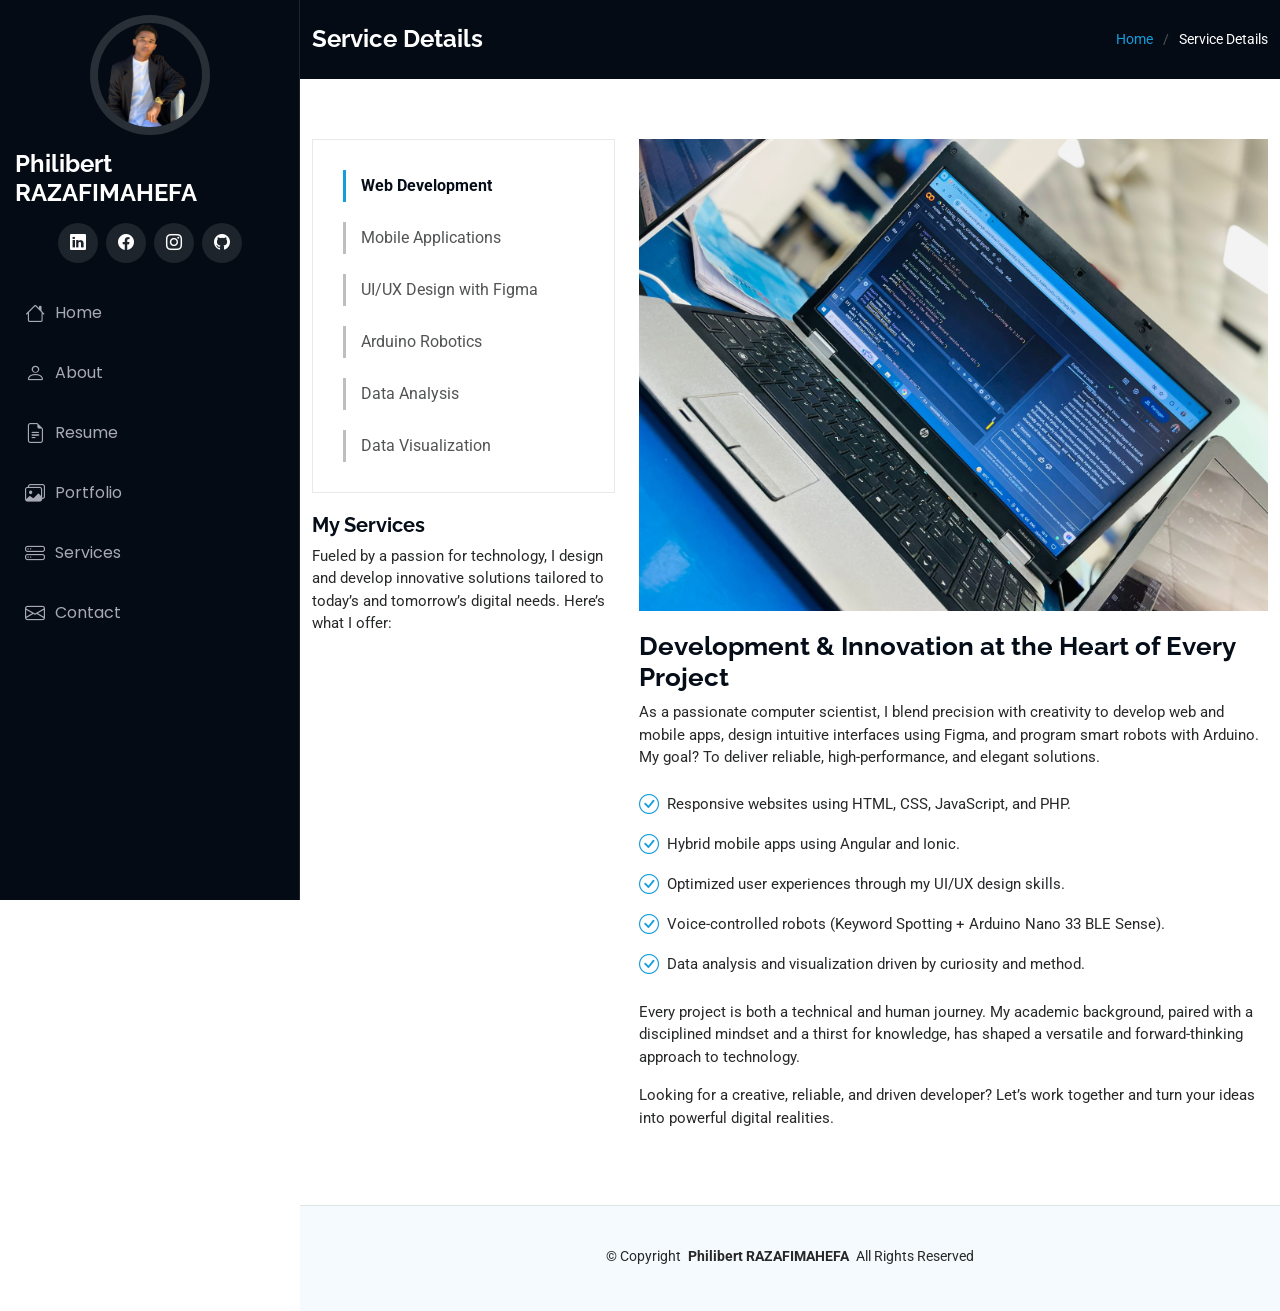
<file: service-details.html>
<!DOCTYPE html>
<html lang="en">

<head>
  <meta charset="utf-8">
  <meta content="width=device-width, initial-scale=1.0" name="viewport">
  <title>Service Details - Philibert RAZAFIMAHEFA</title>
  <meta content="Information about the professional services offered by Philibert RAZAFIMAHEFA, including web development, mobile apps, UI/UX design, and robotics." name="description">
  <meta content="Philibert RAZAFIMAHEFA, Service Details, Web Development, Mobile Apps, UI/UX Design, Robotics, Data Analysis" name="keywords">

  <!-- Favicons -->
  <link href="assets/img/favicon.png" rel="icon">
  <link href="assets/img/apple-touch-icon.png" rel="apple-touch-icon">

  <!-- Fonts -->
  <link href="https://fonts.googleapis.com" rel="preconnect">
  <link href="https://fonts.gstatic.com" rel="preconnect" crossorigin>
  <link href="https://fonts.googleapis.com/css2?family=Roboto:ital,wght@0,100;0,300;0,400;0,500;0,700;0,900;1,100;1,300;1,400;1,500;1,700;1,900&family=Poppins:ital,wght@0,100;0,200;0,300;0,400;0,500;0,600;0,700;0,800;0,900;1,100;1,200;1,300;1,400;1,500;1,600;1,700;1,800;1,900&family=Raleway:ital,wght@0,100;0,200;0,300;0,400;0,500;0,600;0,700;0,800;0,900;1,100;1,200;1,300;1,400;1,500;1,600;1,700;1,800;1,900&display=swap" rel="stylesheet">

  <!-- Vendor CSS Files -->
  <link href="assets/vendor/bootstrap/css/bootstrap.min.css" rel="stylesheet">
  <link href="assets/vendor/bootstrap-icons/bootstrap-icons.css" rel="stylesheet">
  <link href="assets/vendor/aos/aos.css" rel="stylesheet">
  <link href="assets/vendor/glightbox/css/glightbox.min.css" rel="stylesheet">
  <link href="assets/vendor/swiper/swiper-bundle.min.css" rel="stylesheet">

  <!-- Main CSS File -->
  <link href="assets/css/main.css" rel="stylesheet">

  <!-- =======================================================
  * Template Name: iPortfolio
  * Template URL: https://bootstrapmade.com/iportfolio-bootstrap-portfolio-websites-template/
  * Updated: Jun 29 2024 with Bootstrap v5.3.3
  * Author: BootstrapMade.com
  * License: https://bootstrapmade.com/license/
  ======================================================== -->
</head>

<body class="service-details-page">

  <header id="header" class="header dark-background d-flex flex-column">
    <i class="header-toggle d-xl-none bi bi-list" aria-label="Toggle navigation menu"></i>

    <div class="profile-img">
      <img src="assets/img/my-profile-img.png" alt="Philibert RAZAFIMAHEFA Profile Picture" class="img-fluid rounded-circle">
    </div>

    <a href="index.html" class="logo d-flex align-items-center justify-content-center" aria-label="Philibert RAZAFIMAHEFA Home">
      <!-- Uncomment the line below if you also wish to use an image logo -->
      <!-- <img src="assets/img/logo.png" alt=""> -->
      <h1 class="sitename">Philibert RAZAFIMAHEFA</h1>
    </a>

    <div class="social-links text-center">
      <a href="https://www.linkedin.com/in/razafimahefa-philibert-rzfphily/" class="linkedin" aria-label="LinkedIn Profile"><i class="bi bi-linkedin"></i></a>
      <a href="https://www.facebook.com/RzfPhily" class="facebook" aria-label="Facebook Profile"><i class="bi bi-facebook"></i></a>
      <a href="https://www.instagram.com/rzfphily/" class="instagram" aria-label="Instagram Profile"><i class="bi bi-instagram"></i></a>
      <a href="https://github.com/Wunders149" class="github" aria-label="GitHub Profile"><i class="bi bi-github"></i></a>
    </div>

    <nav id="navmenu" class="navmenu">
      <ul>
        <li><a href="index.html#hero"><i class="bi bi-house navicon"></i>Home</a></li>
        <li><a href="index.html#about"><i class="bi bi-person navicon"></i> About</a></li>
        <li><a href="index.html#resume"><i class="bi bi-file-earmark-text navicon"></i> Resume</a></li>
        <li><a href="index.html#portfolio"><i class="bi bi-images navicon"></i> Portfolio</a></li>
        <li><a href="index.html#services"><i class="bi bi-hdd-stack navicon"></i> Services</a></li>
        <li><a href="index.html#contact"><i class="bi bi-envelope navicon"></i> Contact</a></li>
      </ul>
    </nav>

  </header>

  <main class="main">

    <!-- Page Title -->
    <div class="page-title dark-background">
      <div class="container d-lg-flex justify-content-between align-items-center">
        <h1 class="mb-2 mb-lg-0">Service Details</h1>
        <nav class="breadcrumbs">
          <ol>
            <li><a href="index.html">Home</a></li>
            <li class="current">Service Details</li>
          </ol>
        </nav>
      </div>
    </div><!-- End Page Title -->

    <!-- Service Details Section -->
    <section id="service-details" class="service-details section">

      <div class="container">

        <div class="row gy-4">

          <div class="col-lg-4" data-aos="fade-up" data-aos-delay="100">
            <div class="services-list">
              <a href="#" class="active" aria-current="page">Web Development</a>
              <a href="#">Mobile Applications</a>
              <a href="#">UI/UX Design with Figma</a>
              <a href="#">Arduino Robotics</a>
              <a href="#">Data Analysis</a>
              <a href="#">Data Visualization</a>
            </div>

            <h4>My Services</h4>
            <p>
              Fueled by a passion for technology, I design and develop innovative solutions tailored to today’s and tomorrow’s digital needs. Here’s what I offer:
            </p>
          </div>

          <div class="col-lg-8" data-aos="fade-up" data-aos-delay="200">
            <img src="assets/img/services.jpg" alt="Services Overview" class="img-fluid services-img">
            <h3>Development & Innovation at the Heart of Every Project</h3>
            <p>
              As a passionate computer scientist, I blend precision with creativity to develop web and mobile apps, design intuitive interfaces using Figma, and program smart robots with Arduino. My goal? To deliver reliable, high-performance, and elegant solutions.
            </p>
            <ul>
              <li><i class="bi bi-check-circle"></i> <span>Responsive websites using HTML, CSS, JavaScript, and PHP.</span></li>
              <li><i class="bi bi-check-circle"></i> <span>Hybrid mobile apps using Angular and Ionic.</span></li>
              <li><i class="bi bi-check-circle"></i> <span>Optimized user experiences through my UI/UX design skills.</span></li>
              <li><i class="bi bi-check-circle"></i> <span>Voice-controlled robots (Keyword Spotting + Arduino Nano 33 BLE Sense).</span></li>
              <li><i class="bi bi-check-circle"></i> <span>Data analysis and visualization driven by curiosity and method.</span></li>
            </ul>
            <p>
              Every project is both a technical and human journey. My academic background, paired with a disciplined mindset and a thirst for knowledge, has shaped a versatile and forward-thinking approach to technology.
            </p>
            <p>
              Looking for a creative, reliable, and driven developer? Let’s work together and turn your ideas into powerful digital realities.
            </p>
          </div>

        </div>

      </div>

    </section><!-- /Service Details Section -->

  </main>

  <footer id="footer" class="footer position-relative light-background">

    <div class="container">
      <div class="copyright text-center ">
        <p>© <span>Copyright</span> <strong class="px-1 sitename">Philibert RAZAFIMAHEFA</strong> <span>All Rights Reserved</span></p>
      </div>
      <div class="credits">
        <!-- All the links in the footer should remain intact. -->
        <!-- You can delete the links only if you've purchased the pro version. -->
        <!-- Licensing information: https://bootstrapmade.com/license/ -->
        <!-- Purchase the pro version with working PHP/AJAX contact form: [buy-url] -->
        <!-- Designed by <a href="https://bootstrapmade.com/">BootstrapMade</a> Distributed by <a href="https://themewagon.com">ThemeWagon</a> -->
      </div>
    </div>

  </footer>

  <!-- Scroll Top -->
  <a href="#" id="scroll-top" class="scroll-top d-flex align-items-center justify-content-center"><i class="bi bi-arrow-up-short"></i></a>

  <!-- Preloader -->
  <div id="preloader"></div>

  <!-- Vendor JS Files -->
  <script src="assets/vendor/bootstrap/js/bootstrap.bundle.min.js"></script>
  <script src="assets/vendor/php-email-form/validate.js"></script>
  <script src="assets/vendor/aos/aos.js"></script>
  <script src="assets/vendor/typed.js/typed.umd.js"></script>
  <script src="assets/vendor/purecounter/purecounter_vanilla.js"></script>
  <script src="assets/vendor/waypoints/noframework.waypoints.js"></script>
  <script src="assets/vendor/glightbox/js/glightbox.min.js"></script>
  <script src="assets/vendor/imagesloaded/imagesloaded.pkgd.min.js"></script>
  <script src="assets/vendor/isotope-layout/isotope.pkgd.min.js"></script>
  <script src="assets/vendor/swiper/swiper-bundle.min.js"></script>

  <!-- Main JS File -->
  <script src="assets/js/main.js"></script>

</body>

</html>
</file>
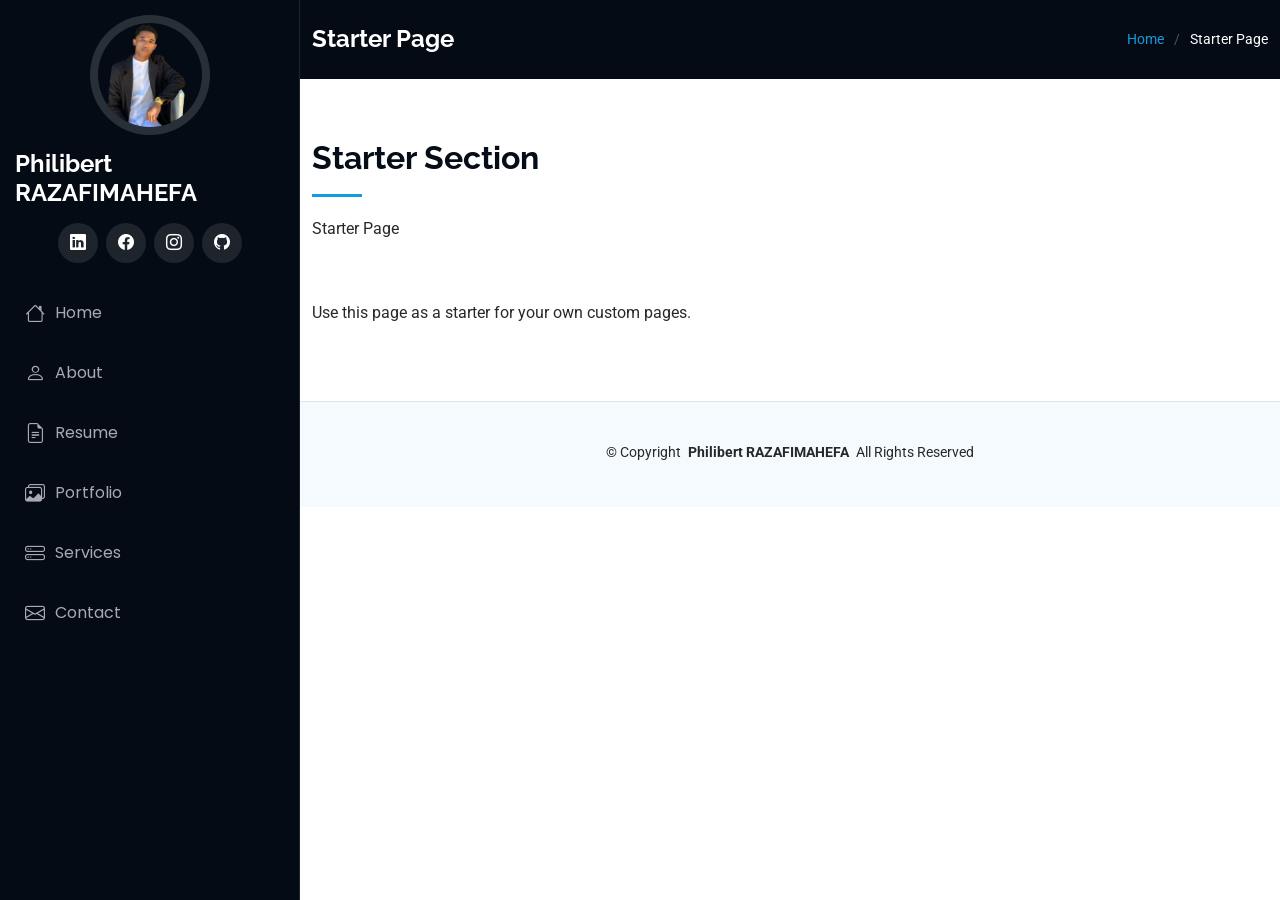
<file: starter-page.html>
<!DOCTYPE html>
<html lang="en">

<head>
  <meta charset="utf-8">
  <meta content="width=device-width, initial-scale=1.0" name="viewport">
  <title>Starter Page - Philibert RAZAFIMAHEFA</title>
  <meta content="Starter page for Philibert RAZAFIMAHEFA's portfolio." name="description">
  <meta content="Philibert RAZAFIMAHEFA, Portfolio, Starter Page" name="keywords">

  <!-- Favicons -->
  <link href="assets/img/favicon.png" rel="icon">
  <link href="assets/img/apple-touch-icon.png" rel="apple-touch-icon">

  <!-- Fonts -->
  <link href="https://fonts.googleapis.com" rel="preconnect">
  <link href="https://fonts.gstatic.com" rel="preconnect" crossorigin>
  <link href="https://fonts.googleapis.com/css2?family=Roboto:ital,wght@0,100;0,300;0,400;0,500;0,700;0,900;1,100;1,300;1,400;1,500;1,700;1,900&family=Poppins:ital,wght@0,100;0,200;0,300;0,400;0,500;0,600;0,700;0,800;0,900;1,100;1,200;1,300;1,400;1,500;1,600;1,700;1,800;1,900&family=Raleway:ital,wght@0,100;0,200;0,300;0,400;0,500;0,600;0,700;0,800;0,900;1,100;1,200;1,300;1,400;1,500;1,600;1,700;1,800;1,900&display=swap" rel="stylesheet">

  <!-- Vendor CSS Files -->
  <link href="assets/vendor/bootstrap/css/bootstrap.min.css" rel="stylesheet">
  <link href="assets/vendor/bootstrap-icons/bootstrap-icons.css" rel="stylesheet">
  <link href="assets/vendor/aos/aos.css" rel="stylesheet">
  <link href="assets/vendor/glightbox/css/glightbox.min.css" rel="stylesheet">
  <link href="assets/vendor/swiper/swiper-bundle.min.css" rel="stylesheet">

  <!-- Main CSS File -->
  <link href="assets/css/main.css" rel="stylesheet">

  <!-- =======================================================
  * Template Name: iPortfolio
  * Template URL: https://bootstrapmade.com/iportfolio-bootstrap-portfolio-websites-template/
  * Updated: Jun 29 2024 with Bootstrap v5.3.3
  * Author: BootstrapMade.com
  * License: https://bootstrapmade.com/license/
  ======================================================== -->
</head>

<body class="starter-page-page">

  <header id="header" class="header dark-background d-flex flex-column">
    <i class="header-toggle d-xl-none bi bi-list" aria-label="Toggle navigation menu"></i>

    <div class="profile-img">
      <img src="assets/img/my-profile-img.png" alt="Philibert RAZAFIMAHEFA Profile Picture" class="img-fluid rounded-circle">
    </div>

    <a href="index.html" class="logo d-flex align-items-center justify-content-center" aria-label="Philibert RAZAFIMAHEFA Home">
      <!-- Uncomment the line below if you also wish to use an image logo -->
      <!-- <img src="assets/img/logo.png" alt=""> -->
      <h1 class="sitename">Philibert RAZAFIMAHEFA</h1>
    </a>

    <div class="social-links text-center">
      <a href="https://www.linkedin.com/in/razafimahefa-philibert-rzfphily/" class="linkedin" aria-label="LinkedIn Profile"><i class="bi bi-linkedin"></i></a>
      <a href="https://www.facebook.com/RzfPhily" class="facebook" aria-label="Facebook Profile"><i class="bi bi-facebook"></i></a>
      <a href="https://www.instagram.com/rzfphily/" class="instagram" aria-label="Instagram Profile"><i class="bi bi-instagram"></i></a>
      <a href="https://github.com/Wunders149" class="github" aria-label="GitHub Profile"><i class="bi bi-github"></i></a>
    </div>

    <nav id="navmenu" class="navmenu">
      <ul>
        <li><a href="index.html#hero"><i class="bi bi-house navicon"></i>Home</a></li>
        <li><a href="index.html#about"><i class="bi bi-person navicon"></i> About</a></li>
        <li><a href="index.html#resume"><i class="bi bi-file-earmark-text navicon"></i> Resume</a></li>
        <li><a href="index.html#portfolio"><i class="bi bi-images navicon"></i> Portfolio</a></li>
        <li><a href="index.html#services"><i class="bi bi-hdd-stack navicon"></i> Services</a></li>
        <li><a href="index.html#contact"><i class="bi bi-envelope navicon"></i> Contact</a></li>
      </ul>
    </nav>

  </header>

  <main class="main">

    <!-- Page Title -->
    <div class="page-title dark-background">
      <div class="container d-lg-flex justify-content-between align-items-center">
        <h1 class="mb-2 mb-lg-0">Starter Page</h1>
        <nav class="breadcrumbs">
          <ol>
            <li><a href="index.html">Home</a></li>
            <li class="current">Starter Page</li>
          </ol>
        </nav>
      </div>
    </div><!-- End Page Title -->

    <!-- Starter Section Section -->
    <section id="starter-section" class="starter-section section">

      <!-- Section Title -->
      <div class="container section-title" data-aos="fade-up">
        <h2>Starter Section</h2>
        <p>Starter Page</p>
      </div><!-- End Section Title -->

      <div class="container" data-aos="fade-up">
        <p>Use this page as a starter for your own custom pages.</p>
      </div>

    </section><!-- /Starter Section Section -->

  </main>

  <footer id="footer" class="footer position-relative light-background">

    <div class="container">
      <div class="copyright text-center ">
        <p>© <span>Copyright</span> <strong class="px-1 sitename">Philibert RAZAFIMAHEFA</strong> <span>All Rights Reserved</span></p>
      </div>
      <div class="credits">
        <!-- All the links in the footer should remain intact. -->
        <!-- You can delete the links only if you've purchased the pro version. -->
        <!-- Licensing information: https://bootstrapmade.com/license/ -->
        <!-- Purchase the pro version with working PHP/AJAX contact form: [buy-url] -->
        <!-- Designed by <a href="https://bootstrapmade.com/">BootstrapMade</a> Distributed by <a href="https://themewagon.com">ThemeWagon</a> -->
      </div>
    </div>

  </footer>

  <!-- Scroll Top -->
  <a href="#" id="scroll-top" class="scroll-top d-flex align-items-center justify-content-center"><i class="bi bi-arrow-up-short"></i></a>

  <!-- Preloader -->
  <div id="preloader"></div>

  <!-- Vendor JS Files -->
  <script src="assets/vendor/bootstrap/js/bootstrap.bundle.min.js"></script>
  <script src="assets/vendor/php-email-form/validate.js"></script>
  <script src="assets/vendor/aos/aos.js"></script>
  <script src="assets/vendor/typed.js/typed.umd.js"></script>
  <script src="assets/vendor/purecounter/purecounter_vanilla.js"></script>
  <script src="assets/vendor/waypoints/noframework.waypoints.js"></script>
  <script src="assets/vendor/glightbox/js/glightbox.min.js"></script>
  <script src="assets/vendor/imagesloaded/imagesloaded.pkgd.min.js"></script>
  <script src="assets/vendor/isotope-layout/isotope.pkgd.min.js"></script>
  <script src="assets/vendor/swiper/swiper-bundle.min.js"></script>

  <!-- Main JS File -->
  <script src="assets/js/main.js"></script>

</body>

</html>
</file>
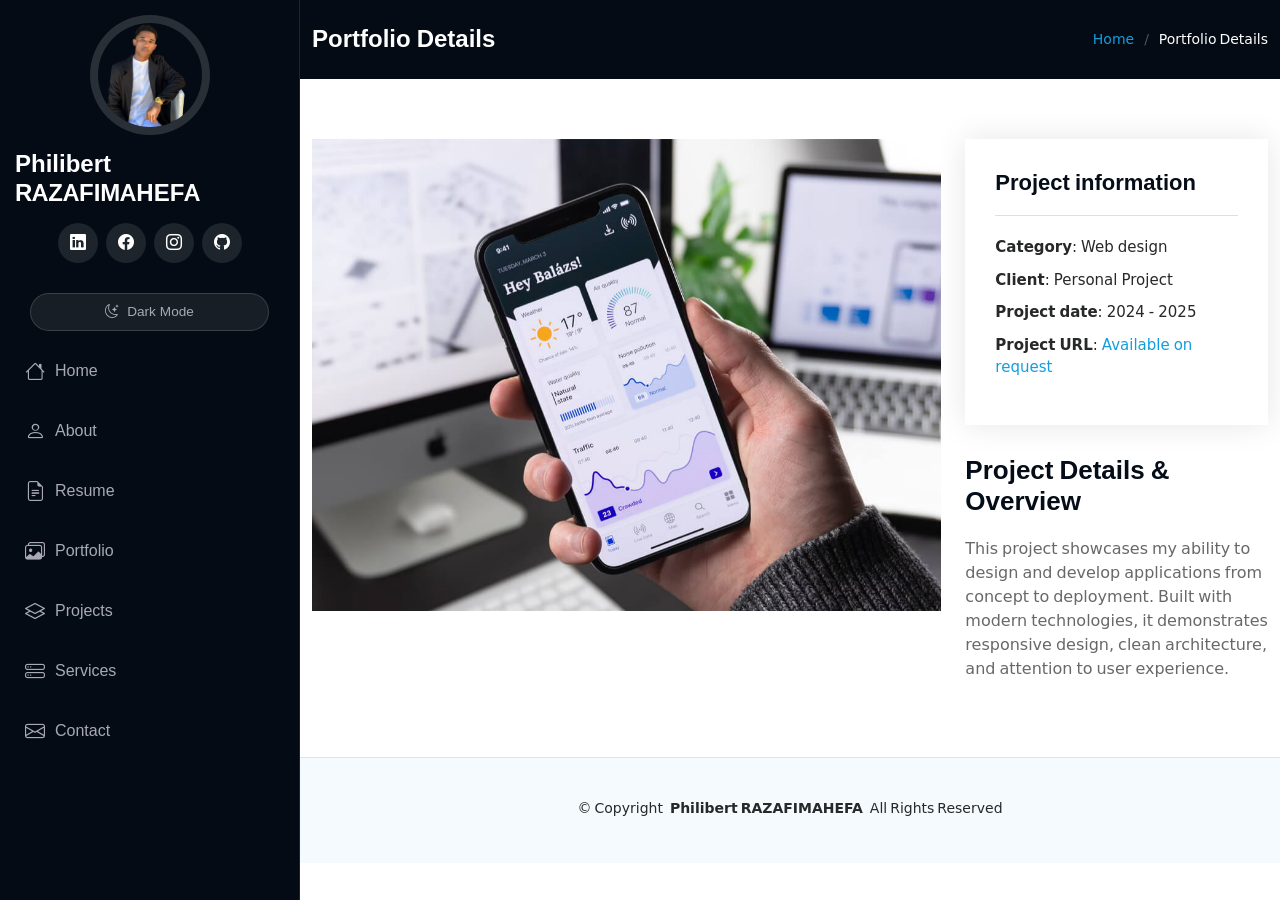
<file: pages/portfolio-details.html>
<!DOCTYPE html>
<html lang="en">

<head>
  <meta charset="utf-8">
  <meta content="width=device-width, initial-scale=1.0" name="viewport">
  <title>Portfolio Details - Philibert RAZAFIMAHEFA</title>
  <meta content="Detailed information about projects in Philibert RAZAFIMAHEFA's portfolio, including web design, mobile apps, and robotics." name="description">
  <meta content="Philibert RAZAFIMAHEFA, Portfolio Details, Web Design, Mobile Apps, Robotics, Projects" name="keywords">

  <!-- Open Graph -->
  <meta property="og:title" content="Portfolio Details - Philibert RAZAFIMAHEFA">
  <meta property="og:description" content="Detailed information about projects in Philibert RAZAFIMAHEFA's portfolio, including web design, mobile apps, and robotics.">
  <meta property="og:image" content="https://rzfphily.dev/assets/img/my-profile-img.png">
  <meta property="og:url" content="https://rzfphily.dev/pages/portfolio-details.html">
  <meta property="og:type" content="website">

  <!-- Twitter Card -->
  <meta name="twitter:card" content="summary_large_image">
  <meta name="twitter:title" content="Portfolio Details - Philibert RAZAFIMAHEFA">
  <meta name="twitter:description" content="Detailed information about projects in Philibert RAZAFIMAHEFA's portfolio, including web design, mobile apps, and robotics.">
  <meta name="twitter:image" content="https://rzfphily.dev/assets/img/my-profile-img.png">

  <!-- Canonical -->
  <link rel="canonical" href="https://rzfphily.dev/pages/portfolio-details.html">

  <!-- Favicons -->
  <link href="../assets/img/favicon.png" rel="icon">
  <link href="../assets/img/favicon.ico" rel="shortcut icon">
  <link href="../assets/img/apple-touch-icon.png" rel="apple-touch-icon">
  <meta name="theme-color" content="#149ddd">

  <!-- Fonts (self-hosted) -->
  <link href="../assets/css/fonts.css" rel="stylesheet">

  <!-- Vendor CSS Files -->
  <link href="../assets/vendor/bootstrap/css/bootstrap.min.css" rel="stylesheet">
  <link href="../assets/vendor/bootstrap-icons/bootstrap-icons.css" rel="stylesheet">
  <link href="../assets/vendor/aos/aos.css" rel="stylesheet">
  <link href="../assets/vendor/glightbox/css/glightbox.min.css" rel="stylesheet">
  <link href="../assets/vendor/swiper/swiper-bundle.min.css" rel="stylesheet">

  <!-- Main CSS File -->
  <link href="../assets/css/main.min.css" rel="stylesheet">

  <!-- =======================================================
  * Template Name: iPortfolio
  * Template URL: https://bootstrapmade.com/iportfolio-bootstrap-portfolio-websites-template/
  * Updated: Jun 29 2024 with Bootstrap v5.3.3
  * Author: BootstrapMade.com
  * License: https://bootstrapmade.com/license/
  ======================================================== -->
</head>

<body class="portfolio-details-page">

  <a href="#main-content" class="skip-to-content">Skip to main content</a>

  <header id="header" class="header dark-background d-flex flex-column">
    <i class="header-toggle d-xl-none bi bi-list" aria-label="Toggle navigation menu" role="button" tabindex="0" aria-expanded="false" aria-controls="navmenu"></i>

    <div class="profile-img">
      <img src="../assets/img/my-profile-img.png" alt="Philibert RAZAFIMAHEFA Profile Picture" class="img-fluid rounded-circle">
    </div>

    <a href="../index.html" class="logo d-flex align-items-center justify-content-center" aria-label="Philibert RAZAFIMAHEFA Home">
      <!-- Uncomment the line below if you also wish to use an image logo -->
      <!-- <img src="../assets/img/logo.png" alt=""> -->
      <h1 class="sitename">Philibert RAZAFIMAHEFA</h1>
    </a>

    <div class="social-links text-center">
      <a href="https://www.linkedin.com/in/razafimahefa-philibert-rzfphily/" class="linkedin" aria-label="LinkedIn Profile"><i class="bi bi-linkedin"></i></a>
      <a href="https://www.facebook.com/RzfPhily" class="facebook" aria-label="Facebook Profile"><i class="bi bi-facebook"></i></a>
      <a href="https://www.instagram.com/rzfphily/" class="instagram" aria-label="Instagram Profile"><i class="bi bi-instagram"></i></a>
      <a href="https://github.com/Wunders149" class="github" aria-label="GitHub Profile"><i class="bi bi-github"></i></a>
    </div>
    <div class="dark-mode-toggle text-center" role="group" aria-label="Theme switcher">
      <button id="theme-toggle" class="theme-toggle-btn" aria-label="Toggle dark mode" aria-pressed="false">
        <i class="bi bi-moon-stars"></i>
        <i class="bi bi-sun"></i>
        <span class="theme-toggle-text">Dark Mode</span>
      </button>
    </div>

    <nav id="navmenu" class="navmenu" aria-label="Main navigation">
      <ul>
        <li><a href="../index.html#hero"><i class="bi bi-house navicon"></i>Home</a></li>
        <li><a href="../index.html#about"><i class="bi bi-person navicon"></i> About</a></li>
        <li><a href="../index.html#resume"><i class="bi bi-file-earmark-text navicon"></i> Resume</a></li>
        <li><a href="../index.html#portfolio"><i class="bi bi-images navicon"></i> Portfolio</a></li>
        <li><a href="starter-page.html"><i class="bi bi-layers navicon"></i> Projects</a></li>
        <li><a href="../index.html#services"><i class="bi bi-hdd-stack navicon"></i> Services</a></li>
        <li><a href="../index.html#contact"><i class="bi bi-envelope navicon"></i> Contact</a></li>
      </ul>
    </nav>

  </header>

  <main id="main-content" class="main" role="main">

    <!-- Page Title -->
    <div class="page-title dark-background">
      <div class="container d-lg-flex justify-content-between align-items-center">
        <h1 class="mb-2 mb-lg-0">Portfolio Details</h1>
        <nav class="breadcrumbs" aria-label="Breadcrumb navigation">
          <ol>
            <li><a href="../index.html">Home</a></li>
            <li class="current">Portfolio Details</li>
          </ol>
        </nav>
      </div>
    </div><!-- End Page Title -->

    <!-- Portfolio Details Section -->
    <section id="portfolio-details" class="portfolio-details section">

      <div class="container" data-aos="fade-up" data-aos-delay="100">

        <div class="row gy-4">

          <div class="col-lg-8">
            <div class="portfolio-details-slider swiper init-swiper">

              <script type="application/json" class="swiper-config">
                {
                  "loop": true,
                  "speed": 600,
                  "autoplay": {
                    "delay": 5000
                  },
                  "slidesPerView": "auto",
                  "pagination": {
                    "el": ".swiper-pagination",
                    "type": "bullets",
                    "clickable": true
                  }
                }
              </script>

              <div class="swiper-wrapper align-items-center">
                <div class="swiper-slide" data-project-slide>
                  <img src="../assets/img/portfolio/app-1.jpg" alt="Project screenshot" loading="lazy">
                </div>
              </div>
              <div class="swiper-pagination"></div>
            </div>
          </div>

          <div class="col-lg-4">
            <div class="portfolio-info" data-aos="fade-up" data-aos-delay="200">
              <h3>Project information</h3>
              <ul id="project-info-list">
                <li><strong>Category</strong>: <span id="project-category">Web design</span></li>
                <li><strong>Client</strong>: <span id="project-client">Personal Project</span></li>
                <li><strong>Project date</strong>: <span id="project-date">2024 - 2025</span></li>
                <li><strong>Project URL</strong>: <a href="#" id="project-url" aria-label="Project Website Link">Available on request</a></li>
              </ul>
            </div>
            <div class="portfolio-description" data-aos="fade-up" data-aos-delay="300">
              <h2 id="project-title">Project Details &amp; Overview</h2>
              <p id="project-description">
                This project showcases my ability to design and develop applications from concept to deployment. Built with modern technologies, it demonstrates responsive design, clean architecture, and attention to user experience.
              </p>
            </div>
          </div>

        </div>

      </div>

    </section><!-- /Portfolio Details Section -->

  </main>

  <footer id="footer" class="footer position-relative light-background" role="contentinfo">

    <div class="container">
      <div class="copyright text-center ">
        <p>© <span>Copyright</span> <strong class="px-1 sitename">Philibert RAZAFIMAHEFA</strong> <span>All Rights Reserved</span></p>
      </div>
      <div class="credits">
        <!-- All the links in the footer should remain intact. -->
        <!-- You can delete the links only if you've purchased the pro version. -->
        <!-- Licensing information: https://bootstrapmade.com/license/ -->
        <!-- Purchase the pro version with working PHP/AJAX contact form: [buy-url] -->
        <!-- Designed by <a href="https://bootstrapmade.com/">BootstrapMade</a> Distributed by <a href="https://themewagon.com">ThemeWagon</a> -->
      </div>
    </div>

  </footer>

  <!-- Scroll Top -->
  <a href="#" id="scroll-top" class="scroll-top d-flex align-items-center justify-content-center" aria-label="Scroll back to top"><i class="bi bi-arrow-up-short" aria-hidden="true"></i></a>

  <!-- Preloader -->
  <div id="preloader" role="status" aria-label="Loading page"></div>

  <!-- Vendor JS Files -->
  <script src="../assets/vendor/bootstrap/js/bootstrap.bundle.min.js"></script>
  <script src="../assets/vendor/aos/aos.js"></script>
  <script src="../assets/vendor/typed.js/typed.umd.js"></script>
  <script src="../assets/vendor/purecounter/purecounter_vanilla.js"></script>
  <script src="../assets/vendor/waypoints/noframework.waypoints.js"></script>
  <script src="../assets/vendor/glightbox/js/glightbox.min.js"></script>
  <script src="../assets/vendor/imagesloaded/imagesloaded.pkgd.min.js"></script>
  <script src="../assets/vendor/isotope-layout/isotope.pkgd.min.js"></script>
  <script src="../assets/vendor/swiper/swiper-bundle.min.js"></script>

<!-- Main JS File -->
  <script src="../assets/js/main.min.js"></script>
  <script src="../assets/js/analytics.js"></script>
  <script src="../assets/js/portfolio-detail.js"></script>

</body>

</html>
</file>
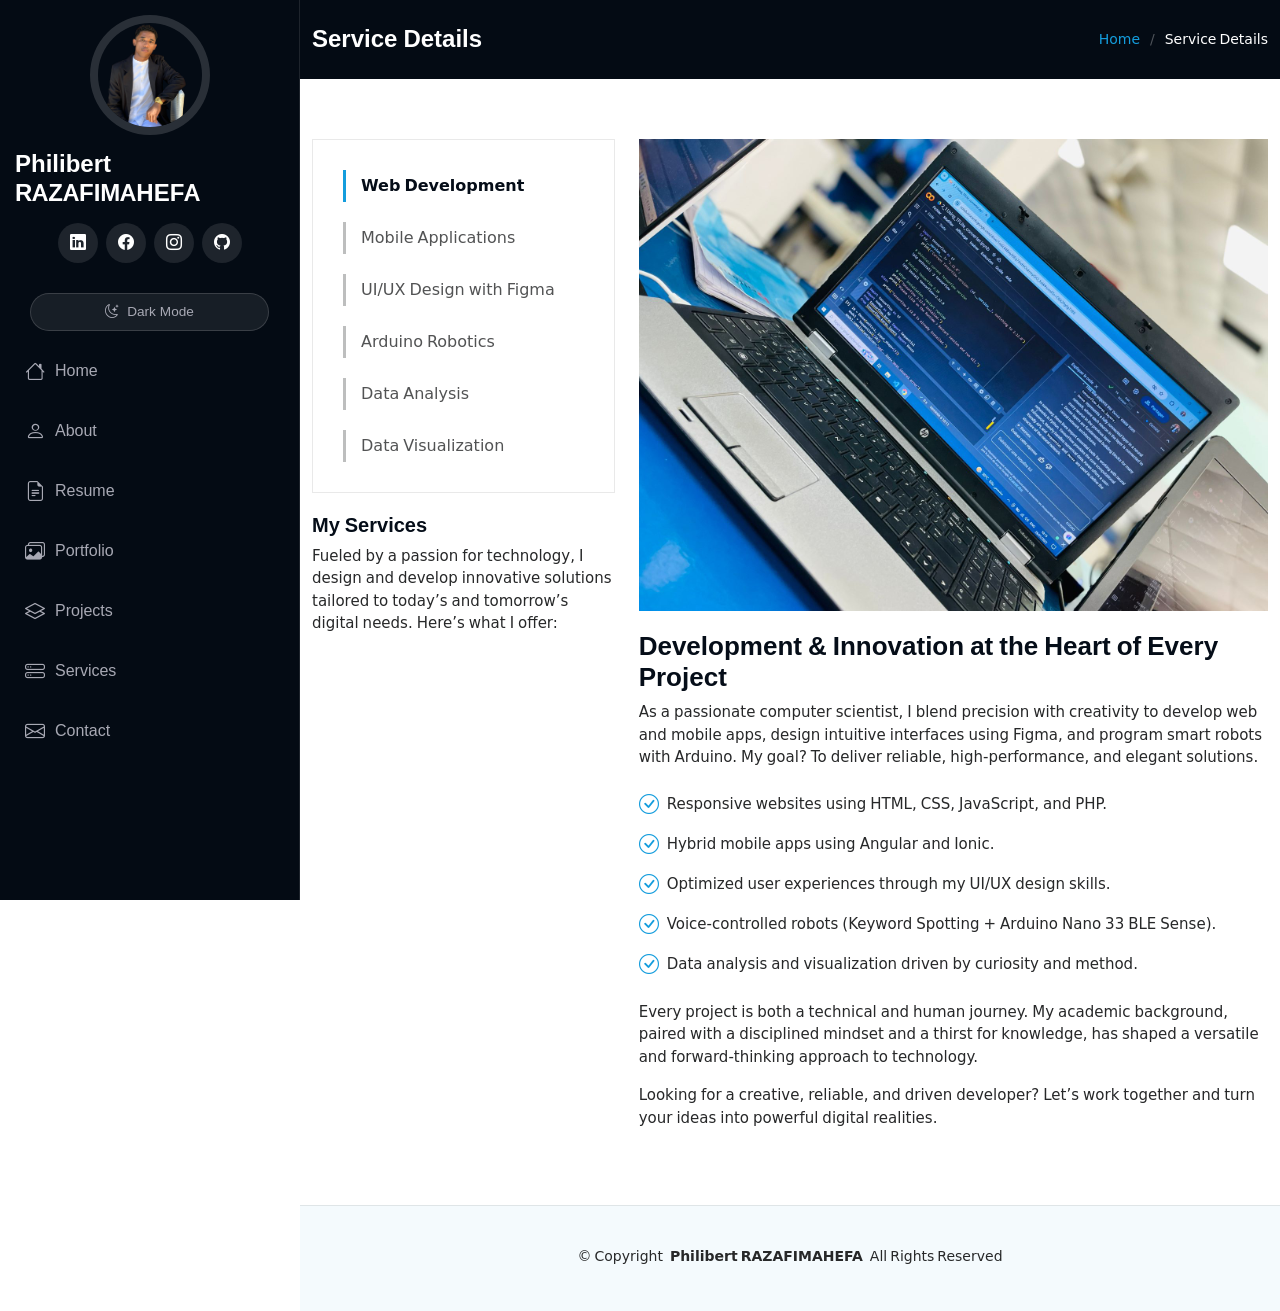
<file: pages/service-details.html>
<!DOCTYPE html>
<html lang="en">

<head>
  <meta charset="utf-8">
  <meta content="width=device-width, initial-scale=1.0" name="viewport">
  <title>Service Details - Philibert RAZAFIMAHEFA</title>
  <meta content="Information about the professional services offered by Philibert RAZAFIMAHEFA, including web development, mobile apps, UI/UX design, and robotics." name="description">
  <meta content="Philibert RAZAFIMAHEFA, Service Details, Web Development, Mobile Apps, UI/UX Design, Robotics, Data Analysis" name="keywords">

  <!-- Open Graph -->
  <meta property="og:title" content="Service Details - Philibert RAZAFIMAHEFA">
  <meta property="og:description" content="Information about the professional services offered by Philibert RAZAFIMAHEFA, including web development, mobile apps, UI/UX design, and robotics.">
  <meta property="og:image" content="https://rzfphily.dev/assets/img/my-profile-img.png">
  <meta property="og:url" content="https://rzfphily.dev/pages/service-details.html">
  <meta property="og:type" content="website">

  <!-- Twitter Card -->
  <meta name="twitter:card" content="summary_large_image">
  <meta name="twitter:title" content="Service Details - Philibert RAZAFIMAHEFA">
  <meta name="twitter:description" content="Information about the professional services offered by Philibert RAZAFIMAHEFA, including web development, mobile apps, UI/UX design, and robotics.">
  <meta name="twitter:image" content="https://rzfphily.dev/assets/img/my-profile-img.png">

  <!-- Canonical -->
  <link rel="canonical" href="https://rzfphily.dev/pages/service-details.html">

  <!-- Favicons -->
  <link href="../assets/img/favicon.png" rel="icon">
  <link href="../assets/img/favicon.ico" rel="shortcut icon">
  <link href="../assets/img/apple-touch-icon.png" rel="apple-touch-icon">
  <meta name="theme-color" content="#149ddd">

  <!-- Fonts (self-hosted) -->
  <link href="../assets/css/fonts.css" rel="stylesheet">

  <!-- Vendor CSS Files -->
  <link href="../assets/vendor/bootstrap/css/bootstrap.min.css" rel="stylesheet">
  <link href="../assets/vendor/bootstrap-icons/bootstrap-icons.css" rel="stylesheet">
  <link href="../assets/vendor/aos/aos.css" rel="stylesheet">
  <link href="../assets/vendor/glightbox/css/glightbox.min.css" rel="stylesheet">
  <link href="../assets/vendor/swiper/swiper-bundle.min.css" rel="stylesheet">

  <!-- Main CSS File -->
  <link href="../assets/css/main.min.css" rel="stylesheet">

  <!-- =======================================================
  * Template Name: iPortfolio
  * Template URL: https://bootstrapmade.com/iportfolio-bootstrap-portfolio-websites-template/
  * Updated: Jun 29 2024 with Bootstrap v5.3.3
  * Author: BootstrapMade.com
  * License: https://bootstrapmade.com/license/
  ======================================================== -->
</head>

<body class="service-details-page">

  <a href="#main-content" class="skip-to-content">Skip to main content</a>

  <header id="header" class="header dark-background d-flex flex-column">
    <i class="header-toggle d-xl-none bi bi-list" aria-label="Toggle navigation menu" role="button" tabindex="0" aria-expanded="false" aria-controls="navmenu"></i>

    <div class="profile-img">
      <img src="../assets/img/my-profile-img.png" alt="Philibert RAZAFIMAHEFA Profile Picture" class="img-fluid rounded-circle">
    </div>

    <a href="../index.html" class="logo d-flex align-items-center justify-content-center" aria-label="Philibert RAZAFIMAHEFA Home">
      <!-- Uncomment the line below if you also wish to use an image logo -->
      <!-- <img src="../assets/img/logo.png" alt=""> -->
      <h1 class="sitename">Philibert RAZAFIMAHEFA</h1>
    </a>

    <div class="social-links text-center">
      <a href="https://www.linkedin.com/in/razafimahefa-philibert-rzfphily/" class="linkedin" aria-label="LinkedIn Profile"><i class="bi bi-linkedin"></i></a>
      <a href="https://www.facebook.com/RzfPhily" class="facebook" aria-label="Facebook Profile"><i class="bi bi-facebook"></i></a>
      <a href="https://www.instagram.com/rzfphily/" class="instagram" aria-label="Instagram Profile"><i class="bi bi-instagram"></i></a>
      <a href="https://github.com/Wunders149" class="github" aria-label="GitHub Profile"><i class="bi bi-github"></i></a>
    </div>
    <div class="dark-mode-toggle text-center" role="group" aria-label="Theme switcher">
      <button id="theme-toggle" class="theme-toggle-btn" aria-label="Toggle dark mode" aria-pressed="false">
        <i class="bi bi-moon-stars"></i>
        <i class="bi bi-sun"></i>
        <span class="theme-toggle-text">Dark Mode</span>
      </button>
    </div>

    <nav id="navmenu" class="navmenu" aria-label="Main navigation">
      <ul>
        <li><a href="../index.html#hero"><i class="bi bi-house navicon"></i>Home</a></li>
        <li><a href="../index.html#about"><i class="bi bi-person navicon"></i> About</a></li>
        <li><a href="../index.html#resume"><i class="bi bi-file-earmark-text navicon"></i> Resume</a></li>
        <li><a href="../index.html#portfolio"><i class="bi bi-images navicon"></i> Portfolio</a></li>
        <li><a href="starter-page.html"><i class="bi bi-layers navicon"></i> Projects</a></li>
        <li><a href="../index.html#services"><i class="bi bi-hdd-stack navicon"></i> Services</a></li>
        <li><a href="../index.html#contact"><i class="bi bi-envelope navicon"></i> Contact</a></li>
      </ul>
    </nav>

  </header>

  <main id="main-content" class="main" role="main">

    <!-- Page Title -->
    <div class="page-title dark-background">
      <div class="container d-lg-flex justify-content-between align-items-center">
        <h1 class="mb-2 mb-lg-0">Service Details</h1>
        <nav class="breadcrumbs" aria-label="Breadcrumb navigation">
          <ol>
            <li><a href="../index.html">Home</a></li>
            <li class="current">Service Details</li>
          </ol>
        </nav>
      </div>
    </div><!-- End Page Title -->

    <!-- Service Details Section -->
    <section id="service-details" class="service-details section">

      <div class="container">

        <div class="row gy-4">

          <div class="col-lg-4" data-aos="fade-up" data-aos-delay="100">
            <div class="services-list">
              <a href="service-details.html" class="active" aria-current="page">Web Development</a>
              <a href="service-details.html">Mobile Applications</a>
              <a href="service-details.html">UI/UX Design with Figma</a>
              <a href="service-details.html">Arduino Robotics</a>
              <a href="service-details.html">Data Analysis</a>
              <a href="service-details.html">Data Visualization</a>
            </div>

            <h4>My Services</h4>
            <p>
              Fueled by a passion for technology, I design and develop innovative solutions tailored to today’s and tomorrow’s digital needs. Here’s what I offer:
            </p>
          </div>

          <div class="col-lg-8" data-aos="fade-up" data-aos-delay="200">
            <img src="../assets/img/services.jpg" alt="Services Overview" class="img-fluid services-img" loading="lazy">
            <h3>Development & Innovation at the Heart of Every Project</h3>
            <p>
              As a passionate computer scientist, I blend precision with creativity to develop web and mobile apps, design intuitive interfaces using Figma, and program smart robots with Arduino. My goal? To deliver reliable, high-performance, and elegant solutions.
            </p>
            <ul>
              <li><i class="bi bi-check-circle"></i> <span>Responsive websites using HTML, CSS, JavaScript, and PHP.</span></li>
              <li><i class="bi bi-check-circle"></i> <span>Hybrid mobile apps using Angular and Ionic.</span></li>
              <li><i class="bi bi-check-circle"></i> <span>Optimized user experiences through my UI/UX design skills.</span></li>
              <li><i class="bi bi-check-circle"></i> <span>Voice-controlled robots (Keyword Spotting + Arduino Nano 33 BLE Sense).</span></li>
              <li><i class="bi bi-check-circle"></i> <span>Data analysis and visualization driven by curiosity and method.</span></li>
            </ul>
            <p>
              Every project is both a technical and human journey. My academic background, paired with a disciplined mindset and a thirst for knowledge, has shaped a versatile and forward-thinking approach to technology.
            </p>
            <p>
              Looking for a creative, reliable, and driven developer? Let’s work together and turn your ideas into powerful digital realities.
            </p>
          </div>

        </div>

      </div>

    </section><!-- /Service Details Section -->

  </main>

  <footer id="footer" class="footer position-relative light-background" role="contentinfo">

    <div class="container">
      <div class="copyright text-center ">
        <p>© <span>Copyright</span> <strong class="px-1 sitename">Philibert RAZAFIMAHEFA</strong> <span>All Rights Reserved</span></p>
      </div>
      <div class="credits">
        <!-- All the links in the footer should remain intact. -->
        <!-- You can delete the links only if you've purchased the pro version. -->
        <!-- Licensing information: https://bootstrapmade.com/license/ -->
        <!-- Purchase the pro version with working PHP/AJAX contact form: [buy-url] -->
        <!-- Designed by <a href="https://bootstrapmade.com/">BootstrapMade</a> Distributed by <a href="https://themewagon.com">ThemeWagon</a> -->
      </div>
    </div>

  </footer>

  <!-- Scroll Top -->
  <a href="#" id="scroll-top" class="scroll-top d-flex align-items-center justify-content-center" aria-label="Scroll back to top"><i class="bi bi-arrow-up-short" aria-hidden="true"></i></a>

  <!-- Preloader -->
  <div id="preloader" role="status" aria-label="Loading page"></div>

  <!-- Vendor JS Files -->
  <script src="../assets/vendor/bootstrap/js/bootstrap.bundle.min.js"></script>
  <script src="../assets/vendor/aos/aos.js"></script>
  <script src="../assets/vendor/typed.js/typed.umd.js"></script>
  <script src="../assets/vendor/purecounter/purecounter_vanilla.js"></script>
  <script src="../assets/vendor/waypoints/noframework.waypoints.js"></script>
  <script src="../assets/vendor/glightbox/js/glightbox.min.js"></script>
  <script src="../assets/vendor/imagesloaded/imagesloaded.pkgd.min.js"></script>
  <script src="../assets/vendor/isotope-layout/isotope.pkgd.min.js"></script>
  <script src="../assets/vendor/swiper/swiper-bundle.min.js"></script>

  <!-- Main JS File -->
  <script src="../assets/js/main.min.js"></script>
  <script src="../assets/js/analytics.js"></script>

</body>

</html>
</file>
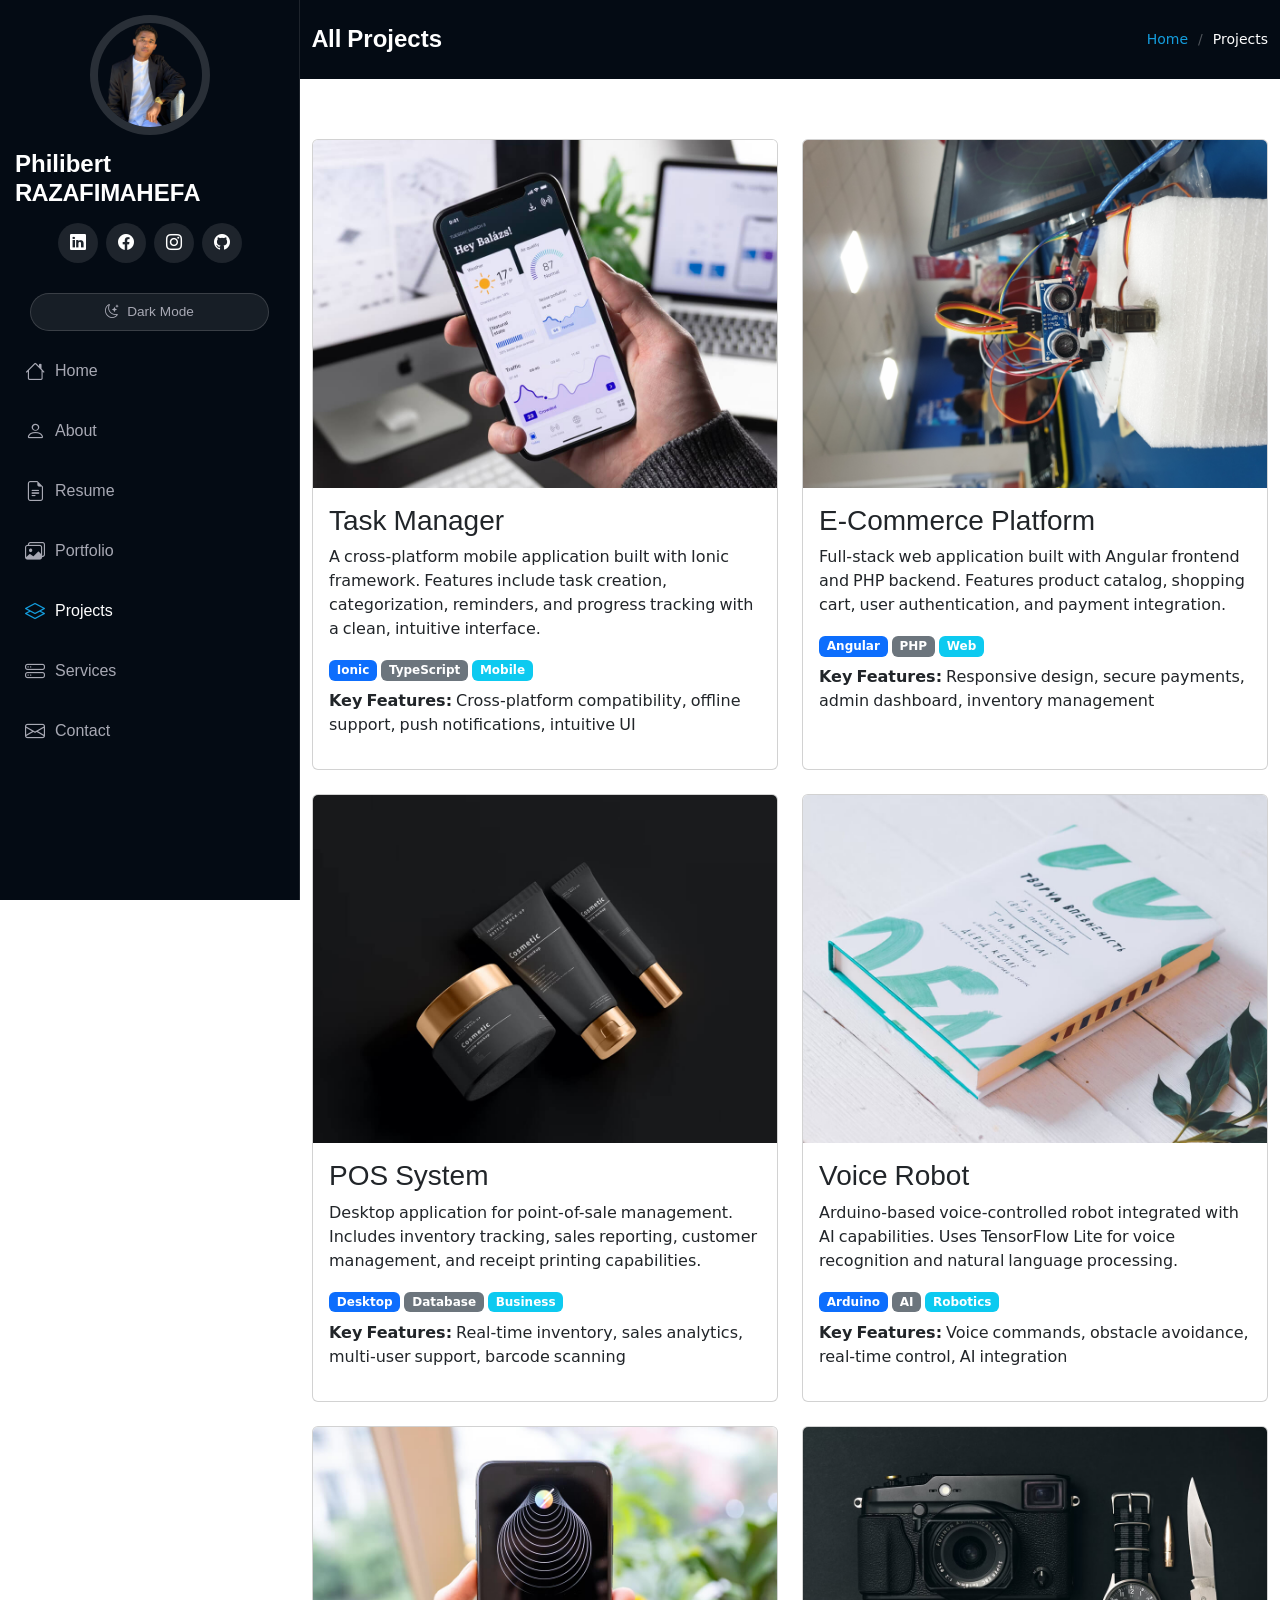
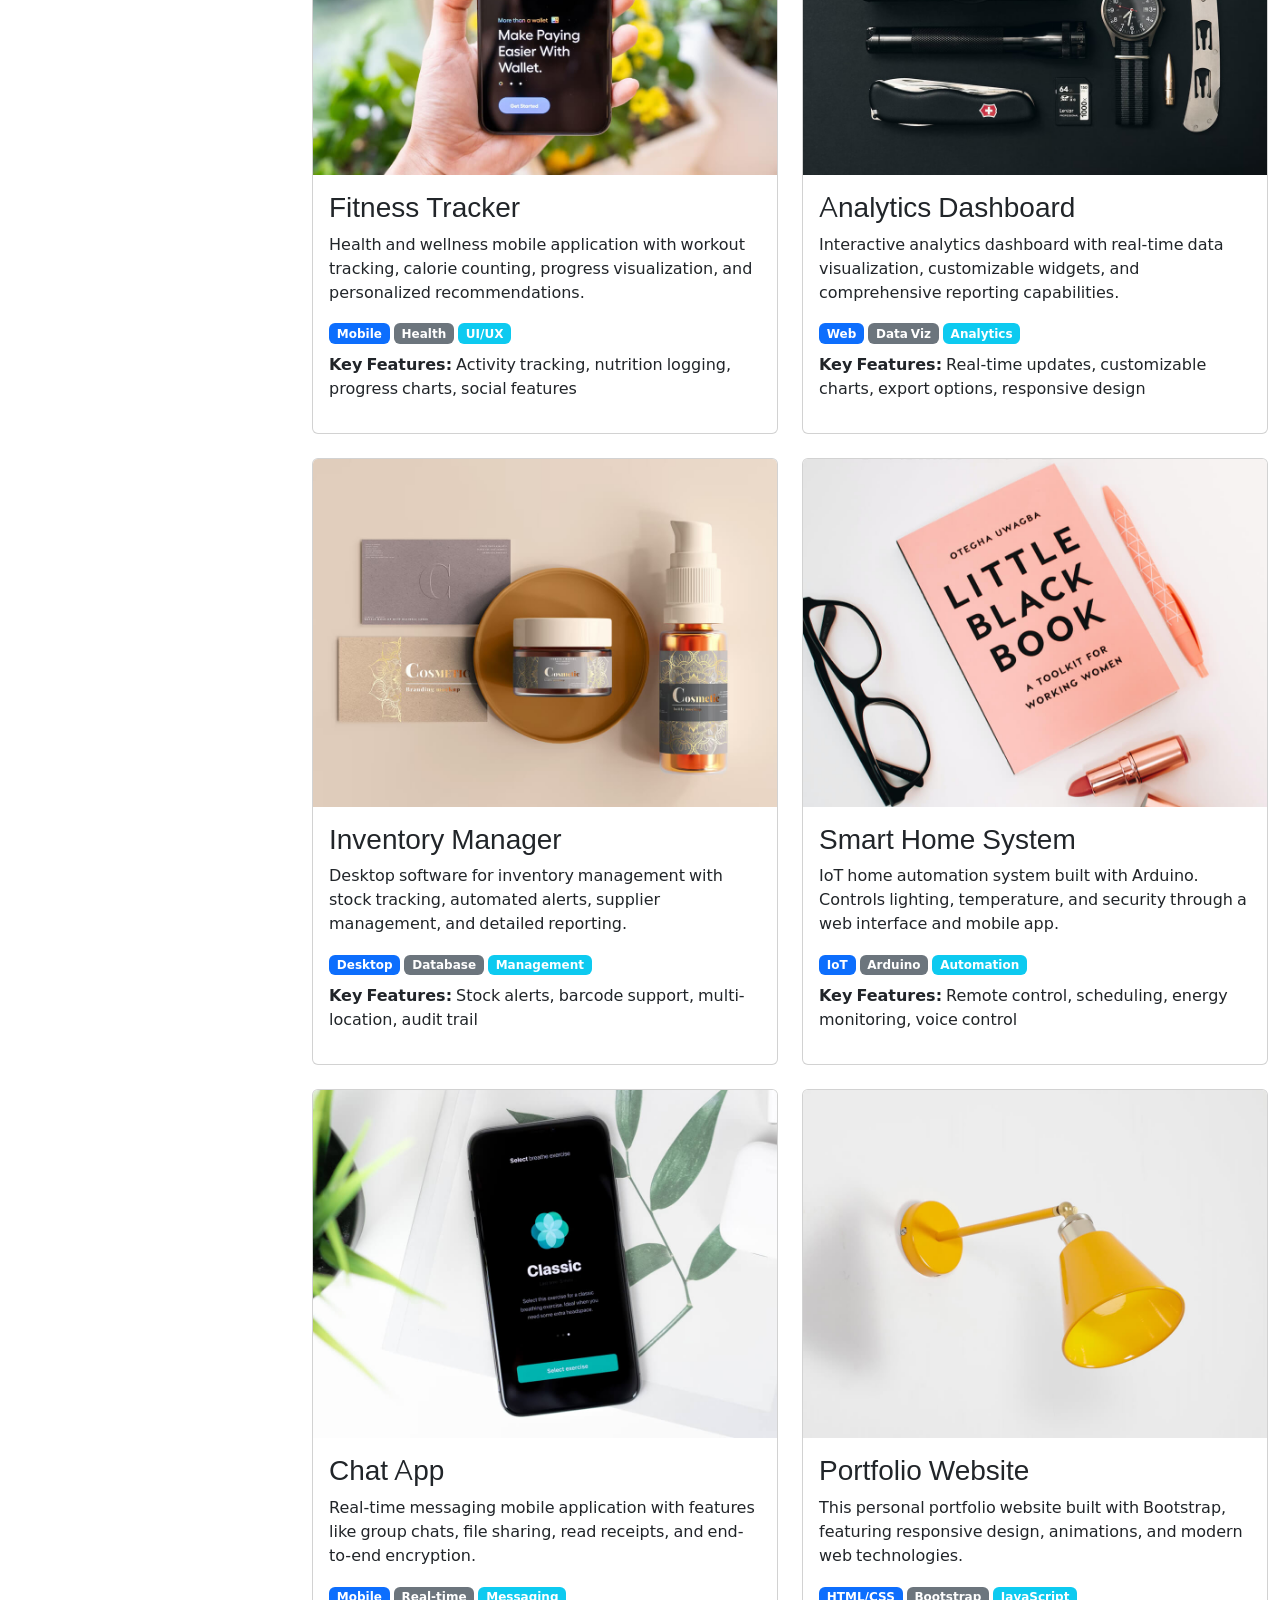
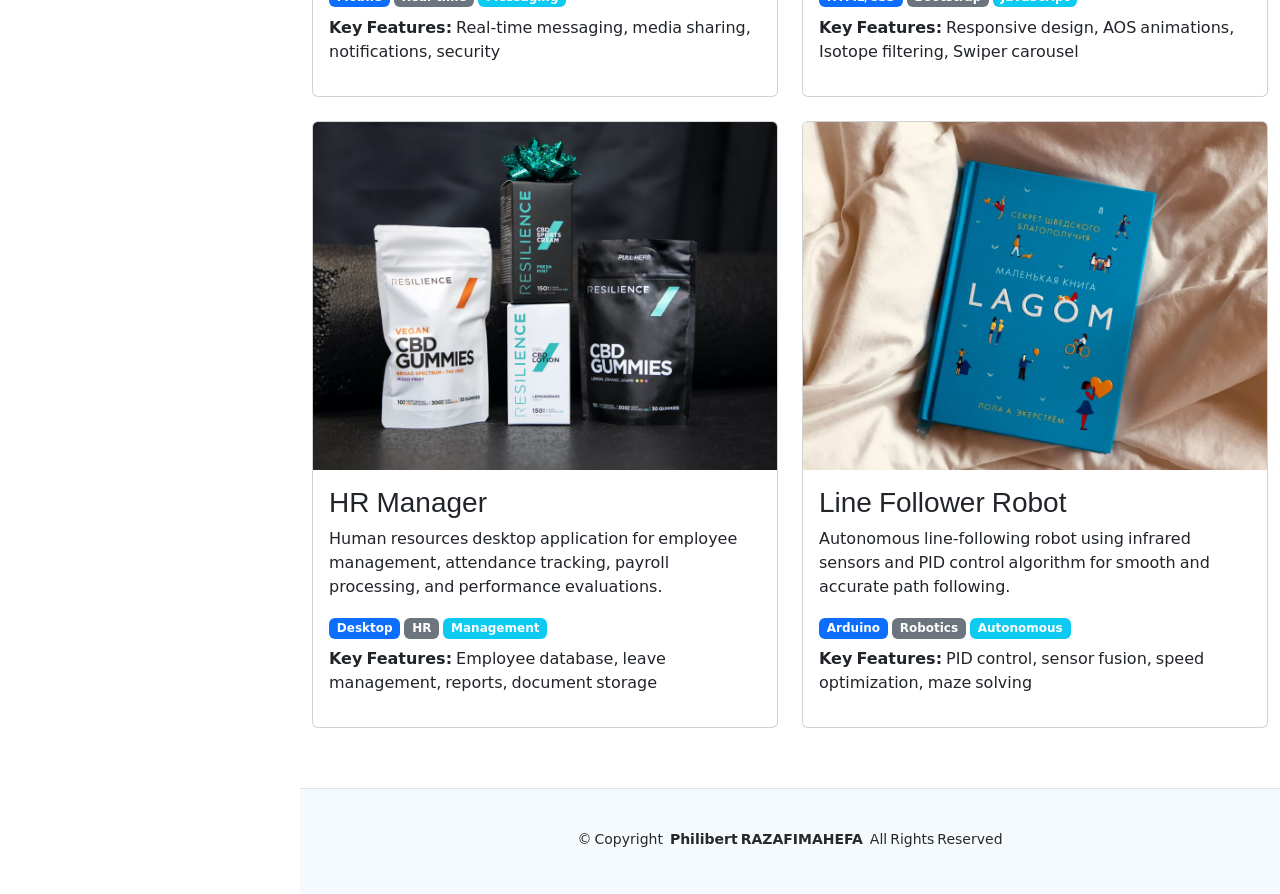
<file: pages/starter-page.html>
<!DOCTYPE html>
<html lang="en">

<head>
  <meta charset="utf-8">
  <meta content="width=device-width, initial-scale=1.0" name="viewport">
  <title>Projects - Philibert RAZAFIMAHEFA</title>
  <meta content="Additional projects and case studies from Philibert RAZAFIMAHEFA's portfolio, including web, mobile, desktop, and robotics work." name="description">
  <meta content="Philibert RAZAFIMAHEFA, Projects, Portfolio, Case Studies, Web Development, Mobile Apps" name="keywords">

  <!-- Open Graph -->
  <meta property="og:title" content="Projects - Philibert RAZAFIMAHEFA">
  <meta property="og:description" content="Additional projects and case studies from Philibert RAZAFIMAHEFA's portfolio, including web, mobile, desktop, and robotics work.">
  <meta property="og:image" content="https://rzfphily.dev/assets/img/my-profile-img.png">
  <meta property="og:url" content="https://rzfphily.dev/pages/starter-page.html">
  <meta property="og:type" content="website">

  <!-- Twitter Card -->
  <meta name="twitter:card" content="summary_large_image">
  <meta name="twitter:title" content="Projects - Philibert RAZAFIMAHEFA">
  <meta name="twitter:description" content="Additional projects and case studies from Philibert RAZAFIMAHEFA's portfolio, including web, mobile, desktop, and robotics work.">
  <meta name="twitter:image" content="https://rzfphily.dev/assets/img/my-profile-img.png">

  <!-- Canonical -->
  <link rel="canonical" href="https://rzfphily.dev/pages/starter-page.html">

  <!-- Favicons -->
  <link href="../assets/img/favicon.png" rel="icon">
  <link href="../assets/img/favicon.ico" rel="shortcut icon">
  <link href="../assets/img/apple-touch-icon.png" rel="apple-touch-icon">
  <meta name="theme-color" content="#149ddd">

  <!-- Fonts (self-hosted) -->
  <link href="../assets/css/fonts.css" rel="stylesheet">

  <!-- Vendor CSS Files -->
  <link href="../assets/vendor/bootstrap/css/bootstrap.min.css" rel="stylesheet">
  <link href="../assets/vendor/bootstrap-icons/bootstrap-icons.css" rel="stylesheet">
  <link href="../assets/vendor/aos/aos.css" rel="stylesheet">
  <link href="../assets/vendor/glightbox/css/glightbox.min.css" rel="stylesheet">
  <link href="../assets/vendor/swiper/swiper-bundle.min.css" rel="stylesheet">

  <!-- Main CSS File -->
  <link href="../assets/css/main.min.css" rel="stylesheet">

  <!-- =======================================================
  * Template Name: iPortfolio
  * Template URL: https://bootstrapmade.com/iportfolio-bootstrap-portfolio-websites-template/
  * Updated: Jun 29 2024 with Bootstrap v5.3.3
  * Author: BootstrapMade.com
  * License: https://bootstrapmade.com/license/
  ======================================================== -->
</head>

<body class="starter-page-page">

  <a href="#main-content" class="skip-to-content">Skip to main content</a>

  <header id="header" class="header dark-background d-flex flex-column">
    <i class="header-toggle d-xl-none bi bi-list" aria-label="Toggle navigation menu" role="button" tabindex="0" aria-expanded="false" aria-controls="navmenu"></i>

    <div class="profile-img">
      <img src="../assets/img/my-profile-img.png" alt="Philibert RAZAFIMAHEFA Profile Picture" class="img-fluid rounded-circle">
    </div>

    <a href="../index.html" class="logo d-flex align-items-center justify-content-center" aria-label="Philibert RAZAFIMAHEFA Home">
      <!-- Uncomment the line below if you also wish to use an image logo -->
      <!-- <img src="../assets/img/logo.png" alt=""> -->
      <h1 class="sitename">Philibert RAZAFIMAHEFA</h1>
    </a>

    <div class="social-links text-center">
      <a href="https://www.linkedin.com/in/razafimahefa-philibert-rzfphily/" class="linkedin" aria-label="LinkedIn Profile"><i class="bi bi-linkedin"></i></a>
      <a href="https://www.facebook.com/RzfPhily" class="facebook" aria-label="Facebook Profile"><i class="bi bi-facebook"></i></a>
      <a href="https://www.instagram.com/rzfphily/" class="instagram" aria-label="Instagram Profile"><i class="bi bi-instagram"></i></a>
      <a href="https://github.com/Wunders149" class="github" aria-label="GitHub Profile"><i class="bi bi-github"></i></a>
    </div>

    <div class="dark-mode-toggle text-center" role="group" aria-label="Theme switcher">
      <button id="theme-toggle" class="theme-toggle-btn" aria-label="Toggle dark mode" aria-pressed="false">
        <i class="bi bi-moon-stars"></i>
        <i class="bi bi-sun"></i>
        <span class="theme-toggle-text">Dark Mode</span>
      </button>
    </div>

    <nav id="navmenu" class="navmenu" aria-label="Main navigation">
      <ul>
        <li><a href="../index.html#hero"><i class="bi bi-house navicon"></i>Home</a></li>
        <li><a href="../index.html#about"><i class="bi bi-person navicon"></i> About</a></li>
        <li><a href="../index.html#resume"><i class="bi bi-file-earmark-text navicon"></i> Resume</a></li>
        <li><a href="../index.html#portfolio"><i class="bi bi-images navicon"></i> Portfolio</a></li>
        <li><a href="starter-page.html" class="active" aria-current="page"><i class="bi bi-layers navicon"></i> Projects</a></li>
        <li><a href="../index.html#services"><i class="bi bi-hdd-stack navicon"></i> Services</a></li>
        <li><a href="../index.html#contact"><i class="bi bi-envelope navicon"></i> Contact</a></li>
      </ul>
    </nav>

  </header>

  <main id="main-content" class="main" role="main">

    <!-- Page Title -->
    <div class="page-title dark-background">
      <div class="container d-lg-flex justify-content-between align-items-center">
        <h1 class="mb-2 mb-lg-0">All Projects</h1>
        <nav class="breadcrumbs" aria-label="Breadcrumb navigation">
          <ol>
            <li><a href="../index.html">Home</a></li>
            <li class="current">Projects</li>
          </ol>
        </nav>
      </div>
    </div><!-- End Page Title -->

    <!-- Projects Section -->
    <section id="projects-section" class="projects-section section">

      <div class="container" data-aos="fade-up">

        <div class="row gy-4">

          <!-- Project 1: Task Manager -->
          <div class="col-lg-6" data-aos="fade-up" data-aos-delay="100">
            <div class="card h-100">
              <img src="../assets/img/portfolio/app-1.jpg" class="card-img-top" alt="Task Manager Mobile App" loading="lazy">
              <div class="card-body">
                <h3 class="card-title">Task Manager</h3>
                <p class="card-text">A cross-platform mobile application built with Ionic framework. Features include task creation, categorization, reminders, and progress tracking with a clean, intuitive interface.</p>
                <div class="mb-2">
                  <span class="badge bg-primary">Ionic</span>
                  <span class="badge bg-secondary">TypeScript</span>
                  <span class="badge bg-info">Mobile</span>
                </div>
                <p><strong>Key Features:</strong> Cross-platform compatibility, offline support, push notifications, intuitive UI</p>
              </div>
            </div>
          </div>

          <!-- Project 2: E-Commerce -->
          <div class="col-lg-6" data-aos="fade-up" data-aos-delay="200">
            <div class="card h-100">
              <img src="../assets/img/portfolio/product-1.jpg" class="card-img-top" alt="E-Commerce Web Application" loading="lazy">
              <div class="card-body">
                <h3 class="card-title">E-Commerce Platform</h3>
                <p class="card-text">Full-stack web application built with Angular frontend and PHP backend. Features product catalog, shopping cart, user authentication, and payment integration.</p>
                <div class="mb-2">
                  <span class="badge bg-primary">Angular</span>
                  <span class="badge bg-secondary">PHP</span>
                  <span class="badge bg-info">Web</span>
                </div>
                <p><strong>Key Features:</strong> Responsive design, secure payments, admin dashboard, inventory management</p>
              </div>
            </div>
          </div>

          <!-- Project 3: POS System -->
          <div class="col-lg-6" data-aos="fade-up" data-aos-delay="300">
            <div class="card h-100">
              <img src="../assets/img/portfolio/branding-1.jpg" class="card-img-top" alt="POS System Desktop Application" loading="lazy">
              <div class="card-body">
                <h3 class="card-title">POS System</h3>
                <p class="card-text">Desktop application for point-of-sale management. Includes inventory tracking, sales reporting, customer management, and receipt printing capabilities.</p>
                <div class="mb-2">
                  <span class="badge bg-primary">Desktop</span>
                  <span class="badge bg-secondary">Database</span>
                  <span class="badge bg-info">Business</span>
                </div>
                <p><strong>Key Features:</strong> Real-time inventory, sales analytics, multi-user support, barcode scanning</p>
              </div>
            </div>
          </div>

          <!-- Project 4: Voice Robot -->
          <div class="col-lg-6" data-aos="fade-up" data-aos-delay="400">
            <div class="card h-100">
              <img src="../assets/img/portfolio/books-1.jpg" class="card-img-top" alt="Arduino Voice Robot" loading="lazy">
              <div class="card-body">
                <h3 class="card-title">Voice Robot</h3>
                <p class="card-text">Arduino-based voice-controlled robot integrated with AI capabilities. Uses TensorFlow Lite for voice recognition and natural language processing.</p>
                <div class="mb-2">
                  <span class="badge bg-primary">Arduino</span>
                  <span class="badge bg-secondary">AI</span>
                  <span class="badge bg-info">Robotics</span>
                </div>
                <p><strong>Key Features:</strong> Voice commands, obstacle avoidance, real-time control, AI integration</p>
              </div>
            </div>
          </div>

          <!-- Project 5: Fitness Tracker -->
          <div class="col-lg-6" data-aos="fade-up" data-aos-delay="500">
            <div class="card h-100">
              <img src="../assets/img/portfolio/app-2.jpg" class="card-img-top" alt="Fitness Tracker Mobile App" loading="lazy">
              <div class="card-body">
                <h3 class="card-title">Fitness Tracker</h3>
                <p class="card-text">Health and wellness mobile application with workout tracking, calorie counting, progress visualization, and personalized recommendations.</p>
                <div class="mb-2">
                  <span class="badge bg-primary">Mobile</span>
                  <span class="badge bg-secondary">Health</span>
                  <span class="badge bg-info">UI/UX</span>
                </div>
                <p><strong>Key Features:</strong> Activity tracking, nutrition logging, progress charts, social features</p>
              </div>
            </div>
          </div>

          <!-- Project 6: Dashboard -->
          <div class="col-lg-6" data-aos="fade-up" data-aos-delay="600">
            <div class="card h-100">
              <img src="../assets/img/portfolio/product-2.jpg" class="card-img-top" alt="Analytics Dashboard" loading="lazy">
              <div class="card-body">
                <h3 class="card-title">Analytics Dashboard</h3>
                <p class="card-text">Interactive analytics dashboard with real-time data visualization, customizable widgets, and comprehensive reporting capabilities.</p>
                <div class="mb-2">
                  <span class="badge bg-primary">Web</span>
                  <span class="badge bg-secondary">Data Viz</span>
                  <span class="badge bg-info">Analytics</span>
                </div>
                <p><strong>Key Features:</strong> Real-time updates, customizable charts, export options, responsive design</p>
              </div>
            </div>
          </div>

          <!-- Project 7: Inventory -->
          <div class="col-lg-6" data-aos="fade-up" data-aos-delay="100">
            <div class="card h-100">
              <img src="../assets/img/portfolio/branding-2.jpg" class="card-img-top" alt="Inventory Management Software" loading="lazy">
              <div class="card-body">
                <h3 class="card-title">Inventory Manager</h3>
                <p class="card-text">Desktop software for inventory management with stock tracking, automated alerts, supplier management, and detailed reporting.</p>
                <div class="mb-2">
                  <span class="badge bg-primary">Desktop</span>
                  <span class="badge bg-secondary">Database</span>
                  <span class="badge bg-info">Management</span>
                </div>
                <p><strong>Key Features:</strong> Stock alerts, barcode support, multi-location, audit trail</p>
              </div>
            </div>
          </div>

          <!-- Project 8: Smart Home -->
          <div class="col-lg-6" data-aos="fade-up" data-aos-delay="200">
            <div class="card h-100">
              <img src="../assets/img/portfolio/books-2.jpg" class="card-img-top" alt="Smart Home IoT System" loading="lazy">
              <div class="card-body">
                <h3 class="card-title">Smart Home System</h3>
                <p class="card-text">IoT home automation system built with Arduino. Controls lighting, temperature, and security through a web interface and mobile app.</p>
                <div class="mb-2">
                  <span class="badge bg-primary">IoT</span>
                  <span class="badge bg-secondary">Arduino</span>
                  <span class="badge bg-info">Automation</span>
                </div>
                <p><strong>Key Features:</strong> Remote control, scheduling, energy monitoring, voice control</p>
              </div>
            </div>
          </div>

          <!-- Project 9: Chat App -->
          <div class="col-lg-6" data-aos="fade-up" data-aos-delay="300">
            <div class="card h-100">
              <img src="../assets/img/portfolio/app-3.jpg" class="card-img-top" alt="Chat Application" loading="lazy">
              <div class="card-body">
                <h3 class="card-title">Chat App</h3>
                <p class="card-text">Real-time messaging mobile application with features like group chats, file sharing, read receipts, and end-to-end encryption.</p>
                <div class="mb-2">
                  <span class="badge bg-primary">Mobile</span>
                  <span class="badge bg-secondary">Real-time</span>
                  <span class="badge bg-info">Messaging</span>
                </div>
                <p><strong>Key Features:</strong> Real-time messaging, media sharing, notifications, security</p>
              </div>
            </div>
          </div>

          <!-- Project 10: Portfolio Website -->
          <div class="col-lg-6" data-aos="fade-up" data-aos-delay="400">
            <div class="card h-100">
              <img src="../assets/img/portfolio/product-3.jpg" class="card-img-top" alt="Portfolio Website" loading="lazy">
              <div class="card-body">
                <h3 class="card-title">Portfolio Website</h3>
                <p class="card-text">This personal portfolio website built with Bootstrap, featuring responsive design, animations, and modern web technologies.</p>
                <div class="mb-2">
                  <span class="badge bg-primary">HTML/CSS</span>
                  <span class="badge bg-secondary">Bootstrap</span>
                  <span class="badge bg-info">JavaScript</span>
                </div>
                <p><strong>Key Features:</strong> Responsive design, AOS animations, Isotope filtering, Swiper carousel</p>
              </div>
            </div>
          </div>

          <!-- Project 11: HR Manager -->
          <div class="col-lg-6" data-aos="fade-up" data-aos-delay="500">
            <div class="card h-100">
              <img src="../assets/img/portfolio/branding-3.jpg" class="card-img-top" alt="HR Manager Application" loading="lazy">
              <div class="card-body">
                <h3 class="card-title">HR Manager</h3>
                <p class="card-text">Human resources desktop application for employee management, attendance tracking, payroll processing, and performance evaluations.</p>
                <div class="mb-2">
                  <span class="badge bg-primary">Desktop</span>
                  <span class="badge bg-secondary">HR</span>
                  <span class="badge bg-info">Management</span>
                </div>
                <p><strong>Key Features:</strong> Employee database, leave management, reports, document storage</p>
              </div>
            </div>
          </div>

          <!-- Project 12: Line Follower -->
          <div class="col-lg-6" data-aos="fade-up" data-aos-delay="600">
            <div class="card h-100">
              <img src="../assets/img/portfolio/books-3.jpg" class="card-img-top" alt="Line Follower Robot" loading="lazy">
              <div class="card-body">
                <h3 class="card-title">Line Follower Robot</h3>
                <p class="card-text">Autonomous line-following robot using infrared sensors and PID control algorithm for smooth and accurate path following.</p>
                <div class="mb-2">
                  <span class="badge bg-primary">Arduino</span>
                  <span class="badge bg-secondary">Robotics</span>
                  <span class="badge bg-info">Autonomous</span>
                </div>
                <p><strong>Key Features:</strong> PID control, sensor fusion, speed optimization, maze solving</p>
              </div>
            </div>
          </div>

        </div>

      </div>

    </section><!-- /Projects Section -->

  </main>

  <footer id="footer" class="footer position-relative light-background">

    <div class="container">
      <div class="copyright text-center ">
        <p>© <span>Copyright</span> <strong class="px-1 sitename">Philibert RAZAFIMAHEFA</strong> <span>All Rights Reserved</span></p>
      </div>
      <div class="credits">
        <!-- All the links in the footer should remain intact. -->
        <!-- You can delete the links only if you've purchased the pro version. -->
        <!-- Licensing information: https://bootstrapmade.com/license/ -->
        <!-- Purchase the pro version with working PHP/AJAX contact form: [buy-url] -->
        <!-- Designed by <a href="https://bootstrapmade.com/">BootstrapMade</a> Distributed by <a href="https://themewagon.com">ThemeWagon</a> -->
      </div>
    </div>

  </footer>

  <!-- Scroll Top -->
  <a href="#" id="scroll-top" class="scroll-top d-flex align-items-center justify-content-center"><i class="bi bi-arrow-up-short"></i></a>

  <!-- Preloader -->
  <div id="preloader"></div>

  <!-- Vendor JS Files -->
  <script src="../assets/vendor/bootstrap/js/bootstrap.bundle.min.js"></script>
  <script src="../assets/vendor/aos/aos.js"></script>
  <script src="../assets/vendor/typed.js/typed.umd.js"></script>
  <script src="../assets/vendor/purecounter/purecounter_vanilla.js"></script>
  <script src="../assets/vendor/waypoints/noframework.waypoints.js"></script>
  <script src="../assets/vendor/glightbox/js/glightbox.min.js"></script>
  <script src="../assets/vendor/imagesloaded/imagesloaded.pkgd.min.js"></script>
  <script src="../assets/vendor/isotope-layout/isotope.pkgd.min.js"></script>
  <script src="../assets/vendor/swiper/swiper-bundle.min.js"></script>

  <!-- Main JS File -->
  <script src="../assets/js/main.min.js"></script>
  <script src="../assets/js/analytics.js"></script>

</body>

</html>
</file>
<file: assets/css/fonts.css>
/* Self-hosted Google Fonts */

/* Roboto */
@font-face {
  font-family: "Roboto";
  font-style: normal;
  font-weight: 300;
  font-display: swap;
  src: url("../fonts/Roboto-300.woff2") format("woff2");
}

@font-face {
  font-family: "Roboto";
  font-style: normal;
  font-weight: 400;
  font-display: swap;
  src: url("../fonts/Roboto-400.woff2") format("woff2");
}

@font-face {
  font-family: "Roboto";
  font-style: normal;
  font-weight: 700;
  font-display: swap;
  src: url("../fonts/Roboto-700.woff2") format("woff2");
}

/* Raleway */
@font-face {
  font-family: "Raleway";
  font-style: normal;
  font-weight: 400;
  font-display: swap;
  src: url("../fonts/Raleway-400.woff2") format("woff2");
}

@font-face {
  font-family: "Raleway";
  font-style: normal;
  font-weight: 600;
  font-display: swap;
  src: url("../fonts/Raleway-600.woff2") format("woff2");
}

@font-face {
  font-family: "Raleway";
  font-style: normal;
  font-weight: 700;
  font-display: swap;
  src: url("../fonts/Raleway-700.woff2") format("woff2");
}

/* Poppins */
@font-face {
  font-family: "Poppins";
  font-style: normal;
  font-weight: 300;
  font-display: swap;
  src: url("../fonts/Poppins-300.woff2") format("woff2");
}

@font-face {
  font-family: "Poppins";
  font-style: normal;
  font-weight: 400;
  font-display: swap;
  src: url("../fonts/Poppins-400.woff2") format("woff2");
}

@font-face {
  font-family: "Poppins";
  font-style: normal;
  font-weight: 500;
  font-display: swap;
  src: url("../fonts/Poppins-500.woff2") format("woff2");
}
</file>
<file: assets/css/contact.css>
/*--------------------------------------------------------------
# Contact Section - UI/UX enhancements
# Loaded after main.min.css. Uses theme CSS variables so dark
# mode is handled automatically.
--------------------------------------------------------------*/

/* ===== Info items ===== */
.contact .info-wrap {
  height: 100%;
  display: flex;
  flex-direction: column;
  border-radius: 14px;
  border: 1px solid color-mix(in srgb, var(--accent-color), transparent 85%);
}

.contact .info-item {
  display: flex;
  align-items: flex-start;
  margin-bottom: 28px;
}

.contact .info-item i {
  font-size: 20px;
  width: 46px;
  height: 46px;
  flex-shrink: 0;
  border-radius: 12px;
  box-shadow: 0 4px 12px rgba(0, 0, 0, 0.08);
  transition: all 0.3s ease-in-out;
}

.contact .info-item:hover i {
  transform: translateY(-2px) rotate(-6deg);
}

.contact .info-item h3 {
  color: var(--heading-color);
}

.contact .info-item p a {
  color: var(--default-color);
  text-decoration: none;
  transition: color 0.2s ease;
}

.contact .info-item p a:hover {
  color: var(--accent-color);
}

/* ===== Form card ===== */
.contact .php-email-form {
  border-radius: 14px;
  border: 1px solid color-mix(in srgb, var(--accent-color), transparent 85%);
}

.contact .php-email-form .form-label {
  font-weight: 600;
  color: var(--heading-color);
}

.contact .php-email-form input[type=text],
.contact .php-email-form input[type=email],
.contact .php-email-form textarea {
  border-radius: 8px;
  padding: 12px 15px;
  border-width: 1.5px;
  transition: border-color 0.2s ease, box-shadow 0.2s ease, background-color 0.2s ease;
}

.contact .php-email-form input[type=text]:focus,
.contact .php-email-form input[type=email]:focus,
.contact .php-email-form textarea:focus {
  border-color: var(--accent-color);
  box-shadow: 0 0 0 0.2rem color-mix(in srgb, var(--accent-color), transparent 80%);
}

/* Inline validation states */
.contact .php-email-form input.form-control.is-invalid,
.contact .php-email-form textarea.form-control.is-invalid {
  border-color: #dc3545;
}

/* Character counter */
.contact .php-email-form .form-text {
  margin-top: 6px;
}
.contact .php-email-form #message-count {
  font-variant-numeric: tabular-nums;
}

/* ===== Privacy checkbox ===== */
.contact .php-email-form .form-check-input:checked {
  background-color: var(--accent-color);
  border-color: var(--accent-color);
}
.contact .php-email-form .form-check-input:focus {
  box-shadow: 0 0 0 0.2rem color-mix(in srgb, var(--accent-color), transparent 80%);
  border-color: var(--accent-color);
}
.contact .php-email-form .form-check-label a {
  color: var(--accent-color);
  text-underline-offset: 2px;
}

/* ===== Submit button + loading state ===== */
.contact .php-email-form button[type=submit] {
  min-width: 200px;
  padding: 12px 34px;
  font-weight: 600;
  letter-spacing: 0.3px;
  display: inline-flex;
  align-items: center;
  justify-content: center;
  gap: 8px;
  box-shadow: 0 6px 16px color-mix(in srgb, var(--accent-color), transparent 70%);
  transition: all 0.3s ease-in-out;
}

.contact .php-email-form button[type=submit]:hover {
  transform: translateY(-2px);
  box-shadow: 0 8px 20px color-mix(in srgb, var(--accent-color), transparent 55%);
}

.contact .php-email-form button[type=submit]:active {
  transform: translateY(0);
}

.contact .php-email-form button[type=submit]:disabled {
  opacity: 0.8;
  transform: none;
  cursor: not-allowed;
}

.contact .php-email-form .btn-loader {
  width: 18px;
  height: 18px;
  border-radius: 50%;
  border: 2px solid rgba(255, 255, 255, 0.4);
  border-top-color: var(--contrast-color);
  animation: contact-btn-spin 0.7s linear infinite;
}

@keyframes contact-btn-spin {
  to { transform: rotate(360deg); }
}

/* ===== Status messages =====
   Always hidden by default; the EmailJS handler reveals them with Bootstrap's
   .d-block (display:block !important) when they need to be shown. */
.contact .php-email-form .loading,
.contact .php-email-form .error-message,
.contact .php-email-form .sent-message {
  display: none;
  border-radius: 10px;
}

.contact .php-email-form .loading.d-block,
.contact .php-email-form .error-message.d-block,
.contact .php-email-form .sent-message.d-block {
  display: block;
}

.contact .php-email-form .error-message {
  background: #fff3f3;
  color: #d63384;
  border: 1px solid #f5c6cb;
}

.contact .php-email-form .sent-message {
  background: #e9f9f1;
  color: #0f7b3d;
  border: 1px solid #b7e4c7;
}

body.dark-mode .contact .php-email-form .error-message {
  background: rgba(220, 53, 69, 0.15);
  color: #ffb3b3;
  border-color: rgba(220, 53, 69, 0.4);
}

body.dark-mode .contact .php-email-form .sent-message {
  background: rgba(40, 167, 69, 0.15);
  color: #8fe0a8;
  border-color: rgba(40, 167, 69, 0.4);
}

/* ===== Responsive ===== */
@media (max-width: 575px) {
  .contact .php-email-form button[type=submit] {
    width: 100%;
  }
}
</file>
<file: assets/css/main.min.css>
:root{--default-font:"Roboto",system-ui,-apple-system,"Segoe UI",Roboto,"Helvetica Neue",Arial,"Noto Sans","Liberation Sans",sans-serif,"Apple Color Emoji","Segoe UI Emoji","Segoe UI Symbol","Noto Color Emoji";--heading-font:"Raleway",sans-serif;--nav-font:"Poppins",sans-serif}:root{--background-color:#ffffff;--default-color:#272829;--heading-color:#050d18;--accent-color:#149ddd;--surface-color:#ffffff;--contrast-color:#ffffff}:root{--nav-color:#a8a9b4;--nav-hover-color:#ffffff;--nav-mobile-background-color:#040b14;--nav-dropdown-background-color:#040b14;--nav-dropdown-color:#a8a9b4;--nav-dropdown-hover-color:#ffffff}.light-background{--background-color:#f4fafd;--surface-color:#ffffff}.dark-background{--background-color:#040b14;--default-color:#ffffff;--heading-color:#ffffff;--surface-color:#151f2b;--contrast-color:#ffffff}.dark-mode-toggle{padding:10px 15px}.theme-toggle-btn{display:inline-flex;align-items:center;gap:8px;background:rgba(255,255,255,.08);color:#a8a9b4;border:1px solid rgba(255,255,255,.15);border-radius:30px;padding:8px 16px;cursor:pointer;font-size:.85rem;font-family:var(--nav-font);transition:all .3s ease;width:100%;justify-content:center}.theme-toggle-btn:hover{background:rgba(255,255,255,.15);color:#fff;border-color:rgba(255,255,255,.3)}.theme-toggle-btn .bi-moon-stars{display:inline}.theme-toggle-btn .bi-sun{display:none}body.dark-mode .theme-toggle-btn .bi-moon-stars{display:none}body.dark-mode .theme-toggle-btn .bi-sun{display:inline}body.dark-mode{color-scheme:dark}body.dark-mode{--background-color:#0e1621;--default-color:#c8d0dc;--heading-color:#f0f4f8;--surface-color:#1a2533;--contrast-color:#ffffff;--accent-color:#4fb3e8}body.dark-mode .light-background{--background-color:#16212e;--surface-color:#1e2c3d}body.dark-mode .dark-background{--background-color:#0a1119;--default-color:#ffffff;--heading-color:#ffffff;--surface-color:#1a2533;--contrast-color:#ffffff}body.dark-mode .section-title h2::after,body.dark-mode .section-title h2::before{background:var(--accent-color)}body.dark-mode .testimonial-item{background:var(--surface-color);box-shadow:0 5px 25px rgba(0,0,0,.4)}body.dark-mode .service-item{background:var(--surface-color);box-shadow:0 5px 25px rgba(0,0,0,.4)}body.dark-mode .portfolio-content{background:var(--surface-color);box-shadow:0 5px 25px rgba(0,0,0,.4)}body.dark-mode .progress{background-color:#2a3a4d}body.dark-mode .form-control{background-color:var(--surface-color);color:var(--default-color);border-color:#2a3a4d}body.dark-mode .form-control:focus{background-color:var(--surface-color);color:var(--default-color);border-color:var(--accent-color);box-shadow:none}body.dark-mode .form-control::placeholder{color:#6c7a8c}body.dark-mode .card{background-color:var(--surface-color);border-color:#2a3a4d;color:var(--default-color)}body.dark-mode .card-title{color:var(--heading-color)}body.dark-mode .modal-content{background-color:var(--surface-color);color:var(--default-color)}body.dark-mode .modal-footer,body.dark-mode .modal-header{border-color:#2a3a4d}body.dark-mode .resume-item{border-color:#2a3a4d;background:var(--surface-color)}body.dark-mode .resume-item::before{background:var(--accent-color)}body.dark-mode .page-title{background:var(--dark-background-color,#0a1119)!important}body.dark-mode .info-item{background:var(--surface-color);color:var(--default-color)}body.dark-mode .info-item h3{color:var(--heading-color)}body.dark-mode .info-item a,body.dark-mode .info-item p{color:var(--default-color)}body.dark-mode .info-item i{color:var(--accent-color);background:rgba(79,179,232,.1)}:root{scroll-behavior:smooth}.skip-to-content{position:fixed;top:-100px;left:15px;z-index:10000;background-color:var(--accent-color);color:#fff;padding:12px 24px;border-radius:4px;font-weight:600;text-decoration:none;transition:top .3s ease}.skip-to-content:focus{top:15px}.skip-to-content:hover{color:#fff}[tabindex]:focus-visible,a:focus-visible,button:focus-visible,input:focus-visible,select:focus-visible,textarea:focus-visible{outline:3px solid var(--accent-color);outline-offset:2px}body{color:var(--default-color);background-color:var(--background-color);font-family:var(--default-font)}a{color:var(--accent-color);text-decoration:none;transition:.3s}a:hover{color:color-mix(in srgb,var(--accent-color),transparent 25%);text-decoration:none}h1,h2,h3,h4,h5,h6{color:var(--heading-color);font-family:var(--heading-font)}.php-email-form .error-message{display:none;background:#df1529;color:#fff;text-align:left;padding:15px;margin-bottom:24px;font-weight:600}.php-email-form .sent-message{display:none;color:#fff;background:#059652;text-align:center;padding:15px;margin-bottom:24px;font-weight:600}.php-email-form .loading{display:none;background:var(--surface-color);text-align:center;padding:15px;margin-bottom:24px}.php-email-form .loading:before{content:"";display:inline-block;border-radius:50%;width:24px;height:24px;margin:0 10px -6px 0;border:3px solid var(--accent-color);border-top-color:var(--surface-color);animation:php-email-form-loading 1s linear infinite}@keyframes php-email-form-loading{0%{transform:rotate(0)}100%{transform:rotate(360deg)}}.header{color:var(--default-color);background-color:var(--background-color);position:fixed;top:0;left:0;bottom:0;padding:0 15px;width:300px;transition:all ease-in-out .3s;overflow-y:auto;z-index:997;border-right:1px solid color-mix(in srgb,var(--default-color),transparent 90%)}.header .profile-img img{margin:15px auto;display:block;width:120px;border:8px solid color-mix(in srgb,var(--default-color),transparent 85%)}.header .logo{line-height:1;margin-bottom:15px}.header .logo img{max-height:32px;margin-right:8px}.header .logo h1{font-size:24px;margin:0;font-weight:700;color:var(--heading-color)}.header .social-links{margin:0 0 20px 0}.header .social-links a{font-size:16px;display:inline-flex;align-items:center;justify-content:center;background:color-mix(in srgb,var(--default-color),transparent 90%);color:var(--default-color);margin:0 2px;border-radius:50%;text-align:center;width:40px;height:40px;transition:.3s}.header .social-links a:hover{color:var(--contrast-color);background:var(--accent-color)}@media (min-width:1200px){.header~#footer,.header~main{margin-left:300px}}@media (max-width:1199px){.header{left:-100%}}.header.header-show{left:0;z-index:9998}.header .header-toggle{color:var(--contrast-color);background-color:var(--accent-color);font-size:22px;display:flex;align-items:center;justify-content:center;width:40px;height:40px;border-radius:50%;cursor:pointer;position:fixed;top:15px;right:15px;z-index:9999;transition:background-color .3s,transform .3s}.header .header-toggle:hover{color:var(--contrast-color);background-color:color-mix(in srgb,var(--accent-color) 90%,#fff 15%);transform:scale(1.1)}.header .header-toggle:active{transform:scale(.95)}.mobile-nav-backdrop{display:none;position:fixed;top:0;left:0;width:100%;height:100%;background:rgba(0,0,0,.5);z-index:9996;opacity:0;transition:opacity .3s ease;-webkit-backdrop-filter:blur(2px);backdrop-filter:blur(2px)}.mobile-nav-backdrop.active{display:block;opacity:1}.mobile-nav-toggle{display:none}.navmenu{padding:0;z-index:9997}.navmenu ul{list-style:none;padding:0 0 20px 0;margin:0}.navmenu a,.navmenu a:focus{color:var(--nav-color);padding:15px 10px;font-family:var(--nav-font);font-size:16px;font-weight:400;display:flex;align-items:center;white-space:nowrap;transition:.3s;width:100%}.navmenu a .navicon,.navmenu a:focus .navicon{font-size:20px;margin-right:10px}.navmenu a .toggle-dropdown,.navmenu a:focus .toggle-dropdown{font-size:12px;line-height:0;margin-left:auto;width:30px;height:30px;display:flex;align-items:center;justify-content:center;border-radius:50%;transition:.3s;flex-shrink:0;background-color:color-mix(in srgb,var(--accent-color),transparent 90%)}.navmenu a .toggle-dropdown:hover,.navmenu a:focus .toggle-dropdown:hover{background-color:var(--accent-color);color:var(--contrast-color)}.navmenu .active,.navmenu .active:focus,.navmenu a:hover{color:var(--nav-hover-color)}.navmenu .active .navicon,.navmenu .active:focus .navicon,.navmenu a:hover .navicon{color:var(--accent-color)}.navmenu .active .toggle-dropdown,.navmenu .active:focus .toggle-dropdown{background-color:var(--accent-color);color:var(--contrast-color);transform:rotate(180deg)}.navmenu .dropdown{display:block}.navmenu .dropdown a,.navmenu .dropdown a:focus{color:--nav-dropdown-color}.navmenu .dropdown .active,.navmenu .dropdown .active:focus,.navmenu .dropdown a:hover{color:var(--nav-dropdown-hover-color)}.navmenu .dropdown ul{position:static;display:none;z-index:99;padding:5px 10px;margin:5px 10px;background-color:var(--nav-dropdown-background-color);border:1px solid color-mix(in srgb,var(--default-color),transparent 90%);box-shadow:none;transition:all .5s ease-in-out}.navmenu .dropdown ul ul{background-color:rgba(33,37,41,.1)}.navmenu .dropdown>.dropdown-active{display:block;background-color:rgba(33,37,41,.03)}.footer{color:var(--default-color);background-color:var(--background-color);font-size:14px;padding:40px 0;position:relative;border-top:1px solid color-mix(in srgb,var(--default-color),transparent 90%)}.footer .copyright p{margin-bottom:0}.footer .credits{margin-top:4px;font-size:13px;text-align:center}#preloader{position:fixed;inset:0;z-index:999999;overflow:hidden;background:var(--background-color);transition:all .6s ease-out}#preloader:before{content:"";position:fixed;top:calc(50% - 30px);left:calc(50% - 30px);border:6px solid #fff;border-color:var(--accent-color) transparent var(--accent-color) transparent;border-radius:50%;width:60px;height:60px;animation:animate-preloader 1.5s linear infinite}@keyframes animate-preloader{0%{transform:rotate(0)}100%{transform:rotate(360deg)}}.scroll-top{position:fixed;visibility:hidden;opacity:0;right:15px;bottom:-15px;z-index:99999;background-color:var(--accent-color);width:44px;height:44px;border-radius:50px;transition:all .4s}.scroll-top i{font-size:24px;color:var(--contrast-color);line-height:0}.scroll-top:hover{background-color:color-mix(in srgb,var(--accent-color),transparent 20%);color:var(--contrast-color)}.scroll-top.active{visibility:visible;opacity:1;bottom:15px}@media screen and (max-width:768px){[data-aos-delay]{transition-delay:0!important}}.page-title{color:var(--default-color);background-color:var(--background-color);padding:25px 0;position:relative}.page-title h1{font-size:24px;font-weight:700}.page-title .breadcrumbs ol{display:flex;flex-wrap:wrap;list-style:none;padding:0;margin:0;font-size:14px;font-weight:400}.page-title .breadcrumbs ol li+li{padding-left:10px}.page-title .breadcrumbs ol li+li::before{content:"/";display:inline-block;padding-right:10px;color:color-mix(in srgb,var(--default-color),transparent 70%)}.section,section{color:var(--default-color);background-color:var(--background-color);padding:60px 0;overflow:clip}.section-title{padding-bottom:60px;position:relative}.section-title h2{font-size:32px;font-weight:700;margin-bottom:20px;padding-bottom:20px;position:relative}.section-title h2:after{content:"";position:absolute;display:block;width:50px;height:3px;background:var(--accent-color);left:0;bottom:0}.section-title p{margin-bottom:0}.hero{width:100%;min-height:100vh;position:relative;padding:80px 0;display:flex;align-items:center;justify-content:center}.hero img{position:absolute;inset:0;display:block;width:100%;height:100%;object-fit:cover;z-index:1}.hero:before{content:"";background:color-mix(in srgb,var(--background-color),transparent 70%);position:absolute;inset:0;z-index:2}.hero .container{position:relative;z-index:3}.hero h2{margin:0;font-size:64px;font-weight:700}.hero p{margin:5px 0 0 0;font-size:26px}.hero p span{letter-spacing:1px;border-bottom:2px solid var(--accent-color)}.hero .social-links{margin-top:25px}.hero .social-links a{font-size:24px;display:inline-block;color:color-mix(in srgb,var(--default-color),transparent 50%);line-height:1;margin-right:20px;transition:.3s}.hero .social-links a:hover{color:var(--accent-color)}@media (max-width:768px){.hero h2{font-size:32px}.hero p{font-size:20px}}.about .content h2{font-weight:700;font-size:24px}.about .content ul{list-style:none;padding:0}.about .content ul li{margin-bottom:20px;display:flex;align-items:center}.about .content ul strong{margin-right:10px}.about .content ul i{font-size:16px;margin-right:5px;color:var(--accent-color);line-height:0}.stats .stats-item{padding:30px;width:100%}.stats .stats-item i{color:var(--accent-color);display:block;font-size:44px;float:left;line-height:0}.stats .stats-item .purecounter{color:var(--heading-color);font-size:48px;line-height:40px;display:block;font-weight:700;margin-left:60px}.stats .stats-item p{color:color-mix(in srgb,var(--default-color),transparent 40%);padding:15px 0 0 0;margin:0 0 0 60px;font-family:var(--heading-font);font-size:14px}.skills .progress{height:60px;display:block;background:0 0;border-radius:0}.skills .progress .skill{color:var(--heading-color);padding:0;margin:0 0 6px 0;text-transform:uppercase;display:block;font-weight:600;font-family:var(--heading-font)}.skills .progress .skill .val{float:right;font-style:normal}.skills .progress-bar-wrap{background:color-mix(in srgb,var(--default-color),transparent 90%);height:10px}.skills .progress-bar{width:1px;height:10px;transition:.9s;background-color:var(--accent-color)}.resume .resume-title{color:var(--heading-color);font-size:26px;font-weight:700;margin-top:20px;margin-bottom:20px}.resume .resume-item{padding:0 0 20px 20px;margin-top:-2px;border-left:2px solid var(--accent-color);position:relative}.resume .resume-item h4{line-height:18px;font-size:18px;font-weight:600;text-transform:uppercase;color:color-mix(in srgb,var(--default-color),transparent 20%);margin-bottom:10px}.resume .resume-item h5{font-size:16px;padding:5px 15px;display:inline-block;font-weight:600;margin-bottom:10px}.resume .resume-item ul{padding-left:20px}.resume .resume-item ul li{padding-bottom:10px}.resume .resume-item:last-child{padding-bottom:0}.resume .resume-item::before{content:"";position:absolute;width:16px;height:16px;border-radius:50px;left:-9px;top:0;background:var(--background-color);border:2px solid var(--accent-color)}.portfolio .portfolio-filters{padding:0;margin:0 auto 20px auto;list-style:none;text-align:center}.portfolio .portfolio-filters li{cursor:pointer;display:inline-block;padding:0;font-size:14px;font-weight:400;margin:0 10px;line-height:1;text-transform:uppercase;margin-bottom:10px;transition:all .3s ease-in-out}.portfolio .portfolio-filters li.filter-active,.portfolio .portfolio-filters li:hover{color:var(--accent-color)}.portfolio .portfolio-filters li:first-child{margin-left:0}.portfolio .portfolio-filters li:last-child{margin-right:0}@media (max-width:575px){.portfolio .portfolio-filters li{font-size:14px;margin:0 5px}}.portfolio .portfolio-content{position:relative;overflow:hidden}.portfolio .portfolio-content img{transition:.3s}.portfolio .portfolio-content .portfolio-info{opacity:0;position:absolute;inset:0;z-index:3;transition:all ease-in-out .3s;background:rgba(0,0,0,.6);padding:15px}.portfolio .portfolio-content .portfolio-info h4{font-size:14px;padding:5px 10px;font-weight:400;color:#fff;display:inline-block;background-color:var(--accent-color)}.portfolio .portfolio-content .portfolio-info p{position:absolute;bottom:10px;text-align:center;display:inline-block;left:0;right:0;font-size:16px;font-weight:600;color:rgba(255,255,255,.8)}.portfolio .portfolio-content .portfolio-info .details-link,.portfolio .portfolio-content .portfolio-info .preview-link{position:absolute;left:calc(50% - 40px);font-size:26px;top:calc(50% - 14px);color:#fff;transition:.3s;line-height:1.2}.portfolio .portfolio-content .portfolio-info .details-link:hover,.portfolio .portfolio-content .portfolio-info .preview-link:hover{color:var(--accent-color)}.portfolio .portfolio-content .portfolio-info .details-link{left:50%;font-size:34px;line-height:0}.portfolio .portfolio-content:hover .portfolio-info{opacity:1}.portfolio .portfolio-content:hover img{transform:scale(1.1)}.services .service-item{position:relative}.services .service-item .icon{background:var(--accent-color);display:flex;align-items:center;justify-content:center;width:54px;height:54px;border-radius:50%;transition:.5s;border:1px solid var(--accent-color);margin-right:20px}.services .service-item .icon i{color:var(--contrast-color);font-size:24px;line-height:0}.services .service-item:hover .icon{background:var(--surface-color)}.services .service-item:hover .icon i{color:var(--accent-color)}.services .service-item .title{font-weight:700;margin-bottom:15px;font-size:18px}.services .service-item .title a{color:var(--heading-color)}.services .service-item .title a:hover{color:var(--accent-color)}.services .service-item .description{line-height:24px;font-size:14px}.testimonials .testimonials-carousel,.testimonials .testimonials-slider{overflow:hidden}.testimonials .testimonial-item{box-sizing:content-box;text-align:center;min-height:320px}.testimonials .testimonial-item .testimonial-img{width:90px;border-radius:50%;margin:0 auto}.testimonials .testimonial-item h3{font-size:18px;font-weight:700;margin:10px 0 5px 0}.testimonials .testimonial-item h4{font-size:14px;color:color-mix(in srgb,var(--default-color),transparent 20%);margin:0}.testimonials .testimonial-item .quote-icon-left,.testimonials .testimonial-item .quote-icon-right{color:color-mix(in srgb,var(--accent-color),transparent 40%);font-size:26px;line-height:0}.testimonials .testimonial-item .quote-icon-left{display:inline-block;left:-5px;position:relative}.testimonials .testimonial-item .quote-icon-right{display:inline-block;right:-5px;position:relative;top:10px;transform:scale(-1,-1)}.testimonials .testimonial-item p{font-style:italic;margin:0 15px 15px 15px;padding:20px;background-color:var(--surface-color);position:relative;margin-bottom:35px;border-radius:6px;box-shadow:0 2px 15px rgba(0,0,0,.1)}.testimonials .testimonial-item p::after{content:"";width:0;height:0;border-top:20px solid var(--surface-color);border-right:20px solid transparent;border-left:20px solid transparent;position:absolute;bottom:-20px;left:calc(50% - 20px)}.testimonials .swiper-wrapper{height:auto}.testimonials .swiper-pagination{margin-top:40px;position:relative}.testimonials .swiper-pagination .swiper-pagination-bullet{width:12px;height:12px;background-color:var(--background-color);opacity:1;border:1px solid var(--accent-color)}.testimonials .swiper-pagination .swiper-pagination-bullet-active{background-color:var(--accent-color)}.contact .info-wrap{background-color:var(--surface-color);box-shadow:0 0 20px rgba(0,0,0,.1);padding:30px}@media (max-width:575px){.contact .info-wrap{padding:20px}}.contact .info-item{margin-bottom:40px}.contact .info-item i{font-size:20px;color:var(--accent-color);background:color-mix(in srgb,var(--accent-color),transparent 92%);width:44px;height:44px;display:flex;justify-content:center;align-items:center;border-radius:50px;transition:all .3s ease-in-out;margin-right:15px}.contact .info-item h3{padding:0;font-size:18px;font-weight:700;margin-bottom:5px}.contact .info-item p{padding:0;margin-bottom:0;font-size:14px}.contact .info-item:hover i{background:var(--accent-color);color:var(--contrast-color)}.contact .php-email-form{background-color:var(--surface-color);height:100%;padding:30px;box-shadow:0 0 20px rgba(0,0,0,.1)}@media (max-width:575px){.contact .php-email-form{padding:20px}}.contact .php-email-form input[type=email],.contact .php-email-form input[type=text],.contact .php-email-form textarea{font-size:14px;padding:10px 15px;box-shadow:none;border-radius:0;color:var(--default-color);background-color:var(--surface-color);border-color:color-mix(in srgb,var(--default-color),transparent 80%)}.contact .php-email-form input[type=email]:focus,.contact .php-email-form input[type=text]:focus,.contact .php-email-form textarea:focus{border-color:var(--accent-color)}.contact .php-email-form input[type=email]::placeholder,.contact .php-email-form input[type=text]::placeholder,.contact .php-email-form textarea::placeholder{color:color-mix(in srgb,var(--default-color),transparent 70%)}.contact .php-email-form button[type=submit]{color:var(--contrast-color);background:var(--accent-color);border:0;padding:10px 30px;transition:.4s;border-radius:50px}.contact .php-email-form button[type=submit]:hover{background:color-mix(in srgb,var(--accent-color),transparent 25%)}.portfolio-details .portfolio-details-slider img{width:100%}.portfolio-details .portfolio-details-slider .swiper-pagination{margin-top:20px;position:relative}.portfolio-details .portfolio-details-slider .swiper-pagination .swiper-pagination-bullet{width:12px;height:12px;background-color:color-mix(in srgb,var(--default-color),transparent 85%);opacity:1}.portfolio-details .portfolio-details-slider .swiper-pagination .swiper-pagination-bullet-active{background-color:var(--accent-color)}.portfolio-details .portfolio-info{padding:30px;box-shadow:0 0 30px rgba(0,0,0,.1)}.portfolio-details .portfolio-info h3{font-size:22px;font-weight:700;margin-bottom:20px;padding-bottom:20px;border-bottom:1px solid color-mix(in srgb,var(--default-color),transparent 85%)}.portfolio-details .portfolio-info ul{list-style:none;padding:0;font-size:15px}.portfolio-details .portfolio-info ul li+li{margin-top:10px}.portfolio-details .portfolio-description{padding-top:30px}.portfolio-details .portfolio-description h2{font-size:26px;font-weight:700;margin-bottom:20px}.portfolio-details .portfolio-description p{padding:0;color:color-mix(in srgb,var(--default-color),transparent 30%)}.service-details .services-list{padding:10px 30px;border:1px solid color-mix(in srgb,var(--default-color),transparent 90%);margin-bottom:20px}.service-details .services-list a{display:block;line-height:1;padding:8px 0 8px 15px;border-left:3px solid color-mix(in srgb,var(--default-color),transparent 70%);margin:20px 0;color:color-mix(in srgb,var(--default-color),transparent 20%);transition:.3s}.service-details .services-list a.active{color:var(--heading-color);font-weight:700;border-color:var(--accent-color)}.service-details .services-list a:hover{border-color:var(--accent-color)}.service-details .services-img{margin-bottom:20px}.service-details h3{font-size:26px;font-weight:700}.service-details h4{font-size:20px;font-weight:700}.service-details p{font-size:15px}.service-details ul{list-style:none;padding:0;font-size:15px}.service-details ul li{padding:5px 0;display:flex;align-items:center}.service-details ul i{font-size:20px;margin-right:8px;color:var(--accent-color)}.newsletter-wrap{background:var(--surface-color);padding:40px 30px;border-radius:10px;box-shadow:0 5px 25px rgba(0,0,0,.08)}.newsletter-wrap h3{font-family:var(--heading-font);font-size:28px;font-weight:700;color:var(--heading-color);margin-bottom:10px}.newsletter-wrap p{color:var(--default-color);margin-bottom:20px}.newsletter-form .input-group{max-width:480px;margin:0 auto}.newsletter-form .form-control{border-radius:30px 0 0 30px;padding:12px 20px}.newsletter-form .btn{border-radius:0 30px 30px 0;padding:12px 24px;background-color:var(--accent-color);border-color:var(--accent-color)}.newsletter-form .btn:hover{background-color:color-mix(in srgb,var(--accent-color) 85%,#000 10%);border-color:color-mix(in srgb,var(--accent-color) 85%,#000 10%)}.form-message{font-size:14px}
</file>
<file: assets/css/main.css>
/**
* Template Name: iPortfolio
* Template URL: https://bootstrapmade.com/iportfolio-bootstrap-portfolio-websites-template/
* Updated: Jun 29 2024 with Bootstrap v5.3.3
* Author: BootstrapMade.com
* License: https://bootstrapmade.com/license/
*/

/*--------------------------------------------------------------
# Font & Color Variables
# Help: https://bootstrapmade.com/color-system/
--------------------------------------------------------------*/
/* Fonts */
:root {
  --default-font: "Roboto",  system-ui, -apple-system, "Segoe UI", Roboto, "Helvetica Neue", Arial, "Noto Sans", "Liberation Sans", sans-serif, "Apple Color Emoji", "Segoe UI Emoji", "Segoe UI Symbol", "Noto Color Emoji";
  --heading-font: "Raleway",  sans-serif;
  --nav-font: "Poppins",  sans-serif;
}

/* Global Colors - The following color variables are used throughout the website. Updating them here will change the color scheme of the entire website */
:root { 
  --background-color: #ffffff; /* Background color for the entire website, including individual sections */
  --default-color: #272829; /* Default color used for the majority of the text content across the entire website */
  --heading-color: #050d18; /* Color for headings, subheadings and title throughout the website */
  --accent-color: #149ddd; /* Accent color that represents your brand on the website. It's used for buttons, links, and other elements that need to stand out */
  --surface-color: #ffffff; /* The surface color is used as a background of boxed elements within sections, such as cards, icon boxes, or other elements that require a visual separation from the global background. */
  --contrast-color: #ffffff; /* Contrast color for text, ensuring readability against backgrounds of accent, heading, or default colors. */
}

/* Nav Menu Colors - The following color variables are used specifically for the navigation menu. They are separate from the global colors to allow for more customization options */
:root {
  --nav-color: #a8a9b4;  /* The default color of the main navmenu links */
  --nav-hover-color: #ffffff; /* Applied to main navmenu links when they are hovered over or active */
  --nav-mobile-background-color: #040b14; /* Used as the background color for mobile navigation menu */
  --nav-dropdown-background-color: #040b14; /* Used as the background color for dropdown items that appear when hovering over primary navigation items */
  --nav-dropdown-color: #a8a9b4; /* Used for navigation links of the dropdown items in the navigation menu. */
  --nav-dropdown-hover-color: #ffffff; /* Similar to --nav-hover-color, this color is applied to dropdown navigation links when they are hovered over. */
}

/* Color Presets - These classes override global colors when applied to any section or element, providing reuse of the sam color scheme. */

.light-background {
  --background-color: #f4fafd;
  --surface-color: #ffffff;
}

.dark-background {
  --background-color: #040b14;
  --default-color: #ffffff;
  --heading-color: #ffffff;
  --surface-color: #151f2b;
  --contrast-color: #ffffff;
}

/* Dark Mode Toggle */
.dark-mode-toggle {
  padding: 10px 15px;
}

.theme-toggle-btn {
  display: inline-flex;
  align-items: center;
  gap: 8px;
  background: rgba(255, 255, 255, 0.08);
  color: #a8a9b4;
  border: 1px solid rgba(255, 255, 255, 0.15);
  border-radius: 30px;
  padding: 8px 16px;
  cursor: pointer;
  font-size: 0.85rem;
  font-family: var(--nav-font);
  transition: all 0.3s ease;
  width: 100%;
  justify-content: center;
}

.theme-toggle-btn:hover {
  background: rgba(255, 255, 255, 0.15);
  color: #ffffff;
  border-color: rgba(255, 255, 255, 0.3);
}

.theme-toggle-btn .bi-moon-stars {
  display: inline;
}

.theme-toggle-btn .bi-sun {
  display: none;
}

body.dark-mode .theme-toggle-btn .bi-moon-stars {
  display: none;
}

body.dark-mode .theme-toggle-btn .bi-sun {
  display: inline;
}

/* Dark Mode Theme */
body.dark-mode {
  color-scheme: dark;
}

body.dark-mode {
  --background-color: #0e1621;
  --default-color: #c8d0dc;
  --heading-color: #f0f4f8;
  --surface-color: #1a2533;
  --contrast-color: #ffffff;
  --accent-color: #4fb3e8;
}

body.dark-mode .light-background {
  --background-color: #16212e;
  --surface-color: #1e2c3d;
}

body.dark-mode .dark-background {
  --background-color: #0a1119;
  --default-color: #ffffff;
  --heading-color: #ffffff;
  --surface-color: #1a2533;
  --contrast-color: #ffffff;
}

body.dark-mode .section-title h2::after,
body.dark-mode .section-title h2::before {
  background: var(--accent-color);
}

body.dark-mode .testimonial-item {
  background: var(--surface-color);
  box-shadow: 0 5px 25px rgba(0, 0, 0, 0.4);
}

body.dark-mode .service-item {
  background: var(--surface-color);
  box-shadow: 0 5px 25px rgba(0, 0, 0, 0.4);
}

body.dark-mode .portfolio-content {
  background: var(--surface-color);
  box-shadow: 0 5px 25px rgba(0, 0, 0, 0.4);
}

body.dark-mode .progress {
  background-color: #2a3a4d;
}

body.dark-mode .form-control {
  background-color: var(--surface-color);
  color: var(--default-color);
  border-color: #2a3a4d;
}

body.dark-mode .form-control:focus {
  background-color: var(--surface-color);
  color: var(--default-color);
  border-color: var(--accent-color);
  box-shadow: none;
}

body.dark-mode .form-control::placeholder {
  color: #6c7a8c;
}

body.dark-mode .card {
  background-color: var(--surface-color);
  border-color: #2a3a4d;
  color: var(--default-color);
}

body.dark-mode .card-title {
  color: var(--heading-color);
}

body.dark-mode .modal-content {
  background-color: var(--surface-color);
  color: var(--default-color);
}

body.dark-mode .modal-header,
body.dark-mode .modal-footer {
  border-color: #2a3a4d;
}

body.dark-mode .resume-item {
  border-color: #2a3a4d;
  background: var(--surface-color);
}

body.dark-mode .resume-item::before {
  background: var(--accent-color);
}

body.dark-mode .page-title {
  background: var(--dark-background-color, #0a1119) !important;
}

body.dark-mode .info-item {
  background: var(--surface-color);
  color: var(--default-color);
}

body.dark-mode .info-item h3 {
  color: var(--heading-color);
}

body.dark-mode .info-item p,
body.dark-mode .info-item a {
  color: var(--default-color);
}

body.dark-mode .info-item i {
  color: var(--accent-color);
  background: rgba(79, 179, 232, 0.1);
}

/* Smooth scroll */
:root {
  scroll-behavior: smooth;
}

/* Skip to content link */
.skip-to-content {
  position: fixed;
  top: -100px;
  left: 15px;
  z-index: 10000;
  background-color: var(--accent-color);
  color: #fff;
  padding: 12px 24px;
  border-radius: 4px;
  font-weight: 600;
  text-decoration: none;
  transition: top 0.3s ease;
}

.skip-to-content:focus {
  top: 15px;
}

.skip-to-content:hover {
  color: #fff;
}

/* Focus visibility for keyboard navigation */
a:focus-visible,
button:focus-visible,
input:focus-visible,
textarea:focus-visible,
select:focus-visible,
[tabindex]:focus-visible {
  outline: 3px solid var(--accent-color);
  outline-offset: 2px;
}

/*--------------------------------------------------------------
# General Styling & Shared Classes
--------------------------------------------------------------*/
body {
  color: var(--default-color);
  background-color: var(--background-color);
  font-family: var(--default-font);
}

a {
  color: var(--accent-color);
  text-decoration: none;
  transition: 0.3s;
}

a:hover {
  color: color-mix(in srgb, var(--accent-color), transparent 25%);
  text-decoration: none;
}

h1,
h2,
h3,
h4,
h5,
h6 {
  color: var(--heading-color);
  font-family: var(--heading-font);
}

/* PHP Email Form Messages
------------------------------*/
.php-email-form .error-message {
  display: none;
  background: #df1529;
  color: #ffffff;
  text-align: left;
  padding: 15px;
  margin-bottom: 24px;
  font-weight: 600;
}

.php-email-form .sent-message {
  display: none;
  color: #ffffff;
  background: #059652;
  text-align: center;
  padding: 15px;
  margin-bottom: 24px;
  font-weight: 600;
}

.php-email-form .loading {
  display: none;
  background: var(--surface-color);
  text-align: center;
  padding: 15px;
  margin-bottom: 24px;
}

.php-email-form .loading:before {
  content: "";
  display: inline-block;
  border-radius: 50%;
  width: 24px;
  height: 24px;
  margin: 0 10px -6px 0;
  border: 3px solid var(--accent-color);
  border-top-color: var(--surface-color);
  animation: php-email-form-loading 1s linear infinite;
}

@keyframes php-email-form-loading {
  0% {
    transform: rotate(0deg);
  }

  100% {
    transform: rotate(360deg);
  }
}

/*--------------------------------------------------------------
# Global Header
--------------------------------------------------------------*/
.header {
  color: var(--default-color);
  background-color: var(--background-color);
  position: fixed;
  top: 0;
  left: 0;
  bottom: 0;
  padding: 0 15px;
  width: 300px;
  transition: all ease-in-out 0.3s;
  overflow-y: auto;
  z-index: 997;
  border-right: 1px solid color-mix(in srgb, var(--default-color), transparent 90%);
}

.header .profile-img img {
  margin: 15px auto;
  display: block;
  width: 120px;
  border: 8px solid color-mix(in srgb, var(--default-color), transparent 85%);
}

.header .logo {
  line-height: 1;
  margin-bottom: 15px;
}

.header .logo img {
  max-height: 32px;
  margin-right: 8px;
}

.header .logo h1 {
  font-size: 24px;
  margin: 0;
  font-weight: 700;
  color: var(--heading-color);
}

.header .social-links {
  margin: 0 0 20px 0;
}

.header .social-links a {
  font-size: 16px;
  display: inline-flex;
  align-items: center;
  justify-content: center;
  background: color-mix(in srgb, var(--default-color), transparent 90%);
  color: var(--default-color);
  margin: 0 2px;
  border-radius: 50%;
  text-align: center;
  width: 40px;
  height: 40px;
  transition: 0.3s;
}

.header .social-links a:hover {
  color: var(--contrast-color);
  background: var(--accent-color);
}

@media (min-width: 1200px) {

  .header~main,
  .header~#footer {
    margin-left: 300px;
  }
}

@media (max-width: 1199px) {
  .header {
    left: -100%;
  }
}

.header.header-show {
  left: 0;
  /* Above .mobile-nav-backdrop (z-index 9996) so the menu is not covered
     or blurred by the backdrop's backdrop-filter and stays clickable. */
  z-index: 9998;
}

.header .header-toggle {
  color: var(--contrast-color);
  background-color: var(--accent-color);
  font-size: 22px;
  display: flex;
  align-items: center;
  justify-content: center;
  width: 40px;
  height: 40px;
  border-radius: 50%;
  cursor: pointer;
  position: fixed;
  top: 15px;
  right: 15px;
  z-index: 9999;
  transition: background-color 0.3s, transform 0.3s;
}

.header .header-toggle:hover {
  color: var(--contrast-color);
  background-color: color-mix(in srgb, var(--accent-color) 90%, white 15%);
  transform: scale(1.1);
}

.header .header-toggle:active {
  transform: scale(0.95);
}

/* Mobile Navigation Backdrop */
.mobile-nav-backdrop {
  display: none;
  position: fixed;
  top: 0;
  left: 0;
  width: 100%;
  height: 100%;
  background: rgba(0, 0, 0, 0.5);
  z-index: 9996;
  opacity: 0;
  transition: opacity 0.3s ease;
  -webkit-backdrop-filter: blur(2px);
  backdrop-filter: blur(2px);
}

.mobile-nav-backdrop.active {
  display: block;
  opacity: 1;
}

/*--------------------------------------------------------------
# Navigation Menu
--------------------------------------------------------------*/
.mobile-nav-toggle {
  display: none;
}

.navmenu {
  padding: 0;
  z-index: 9997;
}

.navmenu ul {
  list-style: none;
  padding: 0 0 20px 0;
  margin: 0;
}

.navmenu a,
.navmenu a:focus {
  color: var(--nav-color);
  padding: 15px 10px;
  font-family: var(--nav-font);
  font-size: 16px;
  font-weight: 400;
  display: flex;
  align-items: center;
  white-space: nowrap;
  transition: 0.3s;
  width: 100%;
}

.navmenu a .navicon,
.navmenu a:focus .navicon {
  font-size: 20px;
  margin-right: 10px;
}

.navmenu a .toggle-dropdown,
.navmenu a:focus .toggle-dropdown {
  font-size: 12px;
  line-height: 0;
  margin-left: auto;
  width: 30px;
  height: 30px;
  display: flex;
  align-items: center;
  justify-content: center;
  border-radius: 50%;
  transition: 0.3s;
  flex-shrink: 0;
  background-color: color-mix(in srgb, var(--accent-color), transparent 90%);
}

.navmenu a .toggle-dropdown:hover,
.navmenu a:focus .toggle-dropdown:hover {
  background-color: var(--accent-color);
  color: var(--contrast-color);
}

.navmenu a:hover,
.navmenu .active,
.navmenu .active:focus {
  color: var(--nav-hover-color);
}

.navmenu a:hover .navicon,
.navmenu .active .navicon,
.navmenu .active:focus .navicon {
  color: var(--accent-color);
}

.navmenu .active .toggle-dropdown,
.navmenu .active:focus .toggle-dropdown {
  background-color: var(--accent-color);
  color: var(--contrast-color);
  transform: rotate(180deg);
}

.navmenu .dropdown {
  display: block;
}

.navmenu .dropdown a,
.navmenu .dropdown a:focus {
  color: --nav-dropdown-color;
}

.navmenu .dropdown a:hover,
.navmenu .dropdown .active,
.navmenu .dropdown .active:focus {
  color: var(--nav-dropdown-hover-color);
}

.navmenu .dropdown ul {
  position: static;
  display: none;
  z-index: 99;
  padding: 5px 10px;
  margin: 5px 10px;
  background-color: var(--nav-dropdown-background-color);
  border: 1px solid color-mix(in srgb, var(--default-color), transparent 90%);
  box-shadow: none;
  transition: all 0.5s ease-in-out;
}

.navmenu .dropdown ul ul {
  background-color: rgba(33, 37, 41, 0.1);
}

.navmenu .dropdown>.dropdown-active {
  display: block;
  background-color: rgba(33, 37, 41, 0.03);
}

/*--------------------------------------------------------------
# Global Footer
--------------------------------------------------------------*/
.footer {
  color: var(--default-color);
  background-color: var(--background-color);
  font-size: 14px;
  padding: 40px 0;
  position: relative;
  border-top: 1px solid color-mix(in srgb, var(--default-color), transparent 90%);
}

.footer .copyright p {
  margin-bottom: 0;
}

.footer .credits {
  margin-top: 4px;
  font-size: 13px;
  text-align: center;
}

/*--------------------------------------------------------------
# Preloader
--------------------------------------------------------------*/
#preloader {
  position: fixed;
  inset: 0;
  z-index: 999999;
  overflow: hidden;
  background: var(--background-color);
  transition: all 0.6s ease-out;
}

#preloader:before {
  content: "";
  position: fixed;
  top: calc(50% - 30px);
  left: calc(50% - 30px);
  border: 6px solid #ffffff;
  border-color: var(--accent-color) transparent var(--accent-color) transparent;
  border-radius: 50%;
  width: 60px;
  height: 60px;
  animation: animate-preloader 1.5s linear infinite;
}

@keyframes animate-preloader {
  0% {
    transform: rotate(0deg);
  }

  100% {
    transform: rotate(360deg);
  }
}

/*--------------------------------------------------------------
# Scroll Top Button
--------------------------------------------------------------*/
.scroll-top {
  position: fixed;
  visibility: hidden;
  opacity: 0;
  right: 15px;
  bottom: -15px;
  z-index: 99999;
  background-color: var(--accent-color);
  width: 44px;
  height: 44px;
  border-radius: 50px;
  transition: all 0.4s;
}

.scroll-top i {
  font-size: 24px;
  color: var(--contrast-color);
  line-height: 0;
}

.scroll-top:hover {
  background-color: color-mix(in srgb, var(--accent-color), transparent 20%);
  color: var(--contrast-color);
}

.scroll-top.active {
  visibility: visible;
  opacity: 1;
  bottom: 15px;
}

/*--------------------------------------------------------------
# Disable aos animation delay on mobile devices
--------------------------------------------------------------*/
@media screen and (max-width: 768px) {
  [data-aos-delay] {
    transition-delay: 0 !important;
  }
}

/*--------------------------------------------------------------
# Global Page Titles & Breadcrumbs
--------------------------------------------------------------*/
.page-title {
  color: var(--default-color);
  background-color: var(--background-color);
  padding: 25px 0;
  position: relative;
}

.page-title h1 {
  font-size: 24px;
  font-weight: 700;
}

.page-title .breadcrumbs ol {
  display: flex;
  flex-wrap: wrap;
  list-style: none;
  padding: 0;
  margin: 0;
  font-size: 14px;
  font-weight: 400;
}

.page-title .breadcrumbs ol li+li {
  padding-left: 10px;
}

.page-title .breadcrumbs ol li+li::before {
  content: "/";
  display: inline-block;
  padding-right: 10px;
  color: color-mix(in srgb, var(--default-color), transparent 70%);
}

/*--------------------------------------------------------------
# Global Sections
--------------------------------------------------------------*/
section,
.section {
  color: var(--default-color);
  background-color: var(--background-color);
  padding: 60px 0;
  overflow: clip;
}

/*--------------------------------------------------------------
# Global Section Titles
--------------------------------------------------------------*/
.section-title {
  padding-bottom: 60px;
  position: relative;
}

.section-title h2 {
  font-size: 32px;
  font-weight: 700;
  margin-bottom: 20px;
  padding-bottom: 20px;
  position: relative;
}

.section-title h2:after {
  content: "";
  position: absolute;
  display: block;
  width: 50px;
  height: 3px;
  background: var(--accent-color);
  left: 0;
  bottom: 0;
}

.section-title p {
  margin-bottom: 0;
}

/*--------------------------------------------------------------
# Hero Section
--------------------------------------------------------------*/
.hero {
  width: 100%;
  min-height: 100vh;
  position: relative;
  padding: 80px 0;
  display: flex;
  align-items: center;
  justify-content: center;
}

.hero img {
  position: absolute;
  inset: 0;
  display: block;
  width: 100%;
  height: 100%;
  object-fit: cover;
  z-index: 1;
}

.hero:before {
  content: "";
  background: color-mix(in srgb, var(--background-color), transparent 70%);
  position: absolute;
  inset: 0;
  z-index: 2;
}

.hero .container {
  position: relative;
  z-index: 3;
}

.hero h2 {
  margin: 0;
  font-size: 64px;
  font-weight: 700;
}

.hero p {
  margin: 5px 0 0 0;
  font-size: 26px;
}

.hero p span {
  letter-spacing: 1px;
  border-bottom: 2px solid var(--accent-color);
}

.hero .social-links {
  margin-top: 25px;
}

.hero .social-links a {
  font-size: 24px;
  display: inline-block;
  color: color-mix(in srgb, var(--default-color), transparent 50%);
  line-height: 1;
  margin-right: 20px;
  transition: 0.3s;
}

.hero .social-links a:hover {
  color: var(--accent-color);
}

@media (max-width: 768px) {
  .hero h2 {
    font-size: 32px;
  }

  .hero p {
    font-size: 20px;
  }
}

/*--------------------------------------------------------------
# About Section
--------------------------------------------------------------*/
.about .content h2 {
  font-weight: 700;
  font-size: 24px;
}

.about .content ul {
  list-style: none;
  padding: 0;
}

.about .content ul li {
  margin-bottom: 20px;
  display: flex;
  align-items: center;
}

.about .content ul strong {
  margin-right: 10px;
}

.about .content ul i {
  font-size: 16px;
  margin-right: 5px;
  color: var(--accent-color);
  line-height: 0;
}

/*--------------------------------------------------------------
# Stats Section
--------------------------------------------------------------*/
.stats .stats-item {
  padding: 30px;
  width: 100%;
}

.stats .stats-item i {
  color: var(--accent-color);
  display: block;
  font-size: 44px;
  float: left;
  line-height: 0;
}

.stats .stats-item .purecounter {
  color: var(--heading-color);
  font-size: 48px;
  line-height: 40px;
  display: block;
  font-weight: 700;
  margin-left: 60px;
}

.stats .stats-item p {
  color: color-mix(in srgb, var(--default-color), transparent 40%);
  padding: 15px 0 0 0;
  margin: 0 0 0 60px;
  font-family: var(--heading-font);
  font-size: 14px;
}

/*--------------------------------------------------------------
# Skills Section
--------------------------------------------------------------*/
.skills .progress {
  height: 60px;
  display: block;
  background: none;
  border-radius: 0;
}

.skills .progress .skill {
  color: var(--heading-color);
  padding: 0;
  margin: 0 0 6px 0;
  text-transform: uppercase;
  display: block;
  font-weight: 600;
  font-family: var(--heading-font);
}

.skills .progress .skill .val {
  float: right;
  font-style: normal;
}

.skills .progress-bar-wrap {
  background: color-mix(in srgb, var(--default-color), transparent 90%);
  height: 10px;
}

.skills .progress-bar {
  width: 1px;
  height: 10px;
  transition: 0.9s;
  background-color: var(--accent-color);
}

/*--------------------------------------------------------------
# Resume Section
--------------------------------------------------------------*/
.resume .resume-title {
  color: var(--heading-color);
  font-size: 26px;
  font-weight: 700;
  margin-top: 20px;
  margin-bottom: 20px;
}

.resume .resume-item {
  padding: 0 0 20px 20px;
  margin-top: -2px;
  border-left: 2px solid var(--accent-color);
  position: relative;
}

.resume .resume-item h4 {
  line-height: 18px;
  font-size: 18px;
  font-weight: 600;
  text-transform: uppercase;
  color: color-mix(in srgb, var(--default-color), transparent 20%);
  margin-bottom: 10px;
}

.resume .resume-item h5 {
  font-size: 16px;
  padding: 5px 15px;
  display: inline-block;
  font-weight: 600;
  margin-bottom: 10px;
}

.resume .resume-item ul {
  padding-left: 20px;
}

.resume .resume-item ul li {
  padding-bottom: 10px;
}

.resume .resume-item:last-child {
  padding-bottom: 0;
}

.resume .resume-item::before {
  content: "";
  position: absolute;
  width: 16px;
  height: 16px;
  border-radius: 50px;
  left: -9px;
  top: 0;
  background: var(--background-color);
  border: 2px solid var(--accent-color);
}

/*--------------------------------------------------------------
# Portfolio Section
--------------------------------------------------------------*/
.portfolio .portfolio-filters {
  padding: 0;
  margin: 0 auto 20px auto;
  list-style: none;
  text-align: center;
}

.portfolio .portfolio-filters li {
  cursor: pointer;
  display: inline-block;
  padding: 0;
  font-size: 14px;
  font-weight: 400;
  margin: 0 10px;
  line-height: 1;
  text-transform: uppercase;
  margin-bottom: 10px;
  transition: all 0.3s ease-in-out;
}

.portfolio .portfolio-filters li:hover,
.portfolio .portfolio-filters li.filter-active {
  color: var(--accent-color);
}

.portfolio .portfolio-filters li:first-child {
  margin-left: 0;
}

.portfolio .portfolio-filters li:last-child {
  margin-right: 0;
}

@media (max-width: 575px) {
  .portfolio .portfolio-filters li {
    font-size: 14px;
    margin: 0 5px;
  }
}

.portfolio .portfolio-content {
  position: relative;
  overflow: hidden;
}

.portfolio .portfolio-content img {
  transition: 0.3s;
}

.portfolio .portfolio-content .portfolio-info {
  opacity: 0;
  position: absolute;
  inset: 0;
  z-index: 3;
  transition: all ease-in-out 0.3s;
  background: rgba(0, 0, 0, 0.6);
  padding: 15px;
}

.portfolio .portfolio-content .portfolio-info h4 {
  font-size: 14px;
  padding: 5px 10px;
  font-weight: 400;
  color: #ffffff;
  display: inline-block;
  background-color: var(--accent-color);
}

.portfolio .portfolio-content .portfolio-info p {
  position: absolute;
  bottom: 10px;
  text-align: center;
  display: inline-block;
  left: 0;
  right: 0;
  font-size: 16px;
  font-weight: 600;
  color: rgba(255, 255, 255, 0.8);
}

.portfolio .portfolio-content .portfolio-info .preview-link,
.portfolio .portfolio-content .portfolio-info .details-link {
  position: absolute;
  left: calc(50% - 40px);
  font-size: 26px;
  top: calc(50% - 14px);
  color: #fff;
  transition: 0.3s;
  line-height: 1.2;
}

.portfolio .portfolio-content .portfolio-info .preview-link:hover,
.portfolio .portfolio-content .portfolio-info .details-link:hover {
  color: var(--accent-color);
}

.portfolio .portfolio-content .portfolio-info .details-link {
  left: 50%;
  font-size: 34px;
  line-height: 0;
}

.portfolio .portfolio-content:hover .portfolio-info {
  opacity: 1;
}

.portfolio .portfolio-content:hover img {
  transform: scale(1.1);
}

/*--------------------------------------------------------------
# Services Section
--------------------------------------------------------------*/
.services .service-item {
  position: relative;
}

.services .service-item .icon {
  background: var(--accent-color);
  display: flex;
  align-items: center;
  justify-content: center;
  width: 54px;
  height: 54px;
  border-radius: 50%;
  transition: 0.5s;
  border: 1px solid var(--accent-color);
  margin-right: 20px;
}

.services .service-item .icon i {
  color: var(--contrast-color);
  font-size: 24px;
  line-height: 0;
}

.services .service-item:hover .icon {
  background: var(--surface-color);
}

.services .service-item:hover .icon i {
  color: var(--accent-color);
}

.services .service-item .title {
  font-weight: 700;
  margin-bottom: 15px;
  font-size: 18px;
}

.services .service-item .title a {
  color: var(--heading-color);
}

.services .service-item .title a:hover {
  color: var(--accent-color);
}

.services .service-item .description {
  line-height: 24px;
  font-size: 14px;
}

/*--------------------------------------------------------------
# Testimonials Section
--------------------------------------------------------------*/
.testimonials .testimonials-carousel,
.testimonials .testimonials-slider {
  overflow: hidden;
}

.testimonials .testimonial-item {
  box-sizing: content-box;
  text-align: center;
  min-height: 320px;
}

.testimonials .testimonial-item .testimonial-img {
  width: 90px;
  border-radius: 50%;
  margin: 0 auto;
}

.testimonials .testimonial-item h3 {
  font-size: 18px;
  font-weight: bold;
  margin: 10px 0 5px 0;
}

.testimonials .testimonial-item h4 {
  font-size: 14px;
  color: color-mix(in srgb, var(--default-color), transparent 20%);
  margin: 0;
}

.testimonials .testimonial-item .quote-icon-left,
.testimonials .testimonial-item .quote-icon-right {
  color: color-mix(in srgb, var(--accent-color), transparent 40%);
  font-size: 26px;
  line-height: 0;
}

.testimonials .testimonial-item .quote-icon-left {
  display: inline-block;
  left: -5px;
  position: relative;
}

.testimonials .testimonial-item .quote-icon-right {
  display: inline-block;
  right: -5px;
  position: relative;
  top: 10px;
  transform: scale(-1, -1);
}

.testimonials .testimonial-item p {
  font-style: italic;
  margin: 0 15px 15px 15px;
  padding: 20px;
  background-color: var(--surface-color);
  position: relative;
  margin-bottom: 35px;
  border-radius: 6px;
  box-shadow: 0px 2px 15px rgba(0, 0, 0, 0.1);
}

.testimonials .testimonial-item p::after {
  content: "";
  width: 0;
  height: 0;
  border-top: 20px solid var(--surface-color);
  border-right: 20px solid transparent;
  border-left: 20px solid transparent;
  position: absolute;
  bottom: -20px;
  left: calc(50% - 20px);
}

.testimonials .swiper-wrapper {
  height: auto;
}

.testimonials .swiper-pagination {
  margin-top: 40px;
  position: relative;
}

.testimonials .swiper-pagination .swiper-pagination-bullet {
  width: 12px;
  height: 12px;
  background-color: var(--background-color);
  opacity: 1;
  border: 1px solid var(--accent-color);
}

.testimonials .swiper-pagination .swiper-pagination-bullet-active {
  background-color: var(--accent-color);
}

/*--------------------------------------------------------------
# Contact Section
--------------------------------------------------------------*/
.contact .info-wrap {
  background-color: var(--surface-color);
  box-shadow: 0px 0px 20px rgba(0, 0, 0, 0.1);
  padding: 30px;
}

@media (max-width: 575px) {
  .contact .info-wrap {
    padding: 20px;
  }
}

.contact .info-item {
  margin-bottom: 40px;
}

.contact .info-item i {
  font-size: 20px;
  color: var(--accent-color);
  background: color-mix(in srgb, var(--accent-color), transparent 92%);
  width: 44px;
  height: 44px;
  display: flex;
  justify-content: center;
  align-items: center;
  border-radius: 50px;
  transition: all 0.3s ease-in-out;
  margin-right: 15px;
}

.contact .info-item h3 {
  padding: 0;
  font-size: 18px;
  font-weight: 700;
  margin-bottom: 5px;
}

.contact .info-item p {
  padding: 0;
  margin-bottom: 0;
  font-size: 14px;
}

.contact .info-item:hover i {
  background: var(--accent-color);
  color: var(--contrast-color);
}

.contact .php-email-form {
  background-color: var(--surface-color);
  height: 100%;
  padding: 30px;
  box-shadow: 0px 0px 20px rgba(0, 0, 0, 0.1);
}

@media (max-width: 575px) {
  .contact .php-email-form {
    padding: 20px;
  }
}

.contact .php-email-form input[type=text],
.contact .php-email-form input[type=email],
.contact .php-email-form textarea {
  font-size: 14px;
  padding: 10px 15px;
  box-shadow: none;
  border-radius: 0;
  color: var(--default-color);
  background-color: var(--surface-color);
  border-color: color-mix(in srgb, var(--default-color), transparent 80%);
}

.contact .php-email-form input[type=text]:focus,
.contact .php-email-form input[type=email]:focus,
.contact .php-email-form textarea:focus {
  border-color: var(--accent-color);
}

.contact .php-email-form input[type=text]::placeholder,
.contact .php-email-form input[type=email]::placeholder,
.contact .php-email-form textarea::placeholder {
  color: color-mix(in srgb, var(--default-color), transparent 70%);
}

.contact .php-email-form button[type=submit] {
  color: var(--contrast-color);
  background: var(--accent-color);
  border: 0;
  padding: 10px 30px;
  transition: 0.4s;
  border-radius: 50px;
}

.contact .php-email-form button[type=submit]:hover {
  background: color-mix(in srgb, var(--accent-color), transparent 25%);
}

/*--------------------------------------------------------------
# Portfolio Details Section
--------------------------------------------------------------*/
.portfolio-details .portfolio-details-slider img {
  width: 100%;
}

.portfolio-details .portfolio-details-slider .swiper-pagination {
  margin-top: 20px;
  position: relative;
}

.portfolio-details .portfolio-details-slider .swiper-pagination .swiper-pagination-bullet {
  width: 12px;
  height: 12px;
  background-color: color-mix(in srgb, var(--default-color), transparent 85%);
  opacity: 1;
}

.portfolio-details .portfolio-details-slider .swiper-pagination .swiper-pagination-bullet-active {
  background-color: var(--accent-color);
}

.portfolio-details .portfolio-info {
  padding: 30px;
  box-shadow: 0px 0 30px rgba(0, 0, 0, 0.1);
}

.portfolio-details .portfolio-info h3 {
  font-size: 22px;
  font-weight: 700;
  margin-bottom: 20px;
  padding-bottom: 20px;
  border-bottom: 1px solid color-mix(in srgb, var(--default-color), transparent 85%);
}

.portfolio-details .portfolio-info ul {
  list-style: none;
  padding: 0;
  font-size: 15px;
}

.portfolio-details .portfolio-info ul li+li {
  margin-top: 10px;
}

.portfolio-details .portfolio-description {
  padding-top: 30px;
}

.portfolio-details .portfolio-description h2 {
  font-size: 26px;
  font-weight: 700;
  margin-bottom: 20px;
}

.portfolio-details .portfolio-description p {
  padding: 0;
  color: color-mix(in srgb, var(--default-color), transparent 30%);
}

/*--------------------------------------------------------------
# Service Details Section
--------------------------------------------------------------*/
.service-details .services-list {
  padding: 10px 30px;
  border: 1px solid color-mix(in srgb, var(--default-color), transparent 90%);
  margin-bottom: 20px;
}

.service-details .services-list a {
  display: block;
  line-height: 1;
  padding: 8px 0 8px 15px;
  border-left: 3px solid color-mix(in srgb, var(--default-color), transparent 70%);
  margin: 20px 0;
  color: color-mix(in srgb, var(--default-color), transparent 20%);
  transition: 0.3s;
}

.service-details .services-list a.active {
  color: var(--heading-color);
  font-weight: 700;
  border-color: var(--accent-color);
}

.service-details .services-list a:hover {
  border-color: var(--accent-color);
}

.service-details .services-img {
  margin-bottom: 20px;
}

.service-details h3 {
  font-size: 26px;
  font-weight: 700;
}

.service-details h4 {
  font-size: 20px;
  font-weight: 700;
}

.service-details p {
  font-size: 15px;
}

.service-details ul {
  list-style: none;
  padding: 0;
  font-size: 15px;
}

.service-details ul li {
  padding: 5px 0;
  display: flex;
  align-items: center;
}

.service-details ul i {
  font-size: 20px;
  margin-right: 8px;
  color: var(--accent-color);
}

/*--------------------------------------------------------------
# Starter Section Section
--------------------------------------------------------------*/
.starter-section {
  /* Add your styles here */
}
/*--------------------------------------------------------------
# Newsletter Section
--------------------------------------------------------------*/
.newsletter-wrap {
  background: var(--surface-color);
  padding: 40px 30px;
  border-radius: 10px;
  box-shadow: 0 5px 25px rgba(0, 0, 0, 0.08);
}

.newsletter-wrap h3 {
  font-family: var(--heading-font);
  font-size: 28px;
  font-weight: 700;
  color: var(--heading-color);
  margin-bottom: 10px;
}

.newsletter-wrap p {
  color: var(--default-color);
  margin-bottom: 20px;
}

.newsletter-form .input-group {
  max-width: 480px;
  margin: 0 auto;
}

.newsletter-form .form-control {
  border-radius: 30px 0 0 30px;
  padding: 12px 20px;
}

.newsletter-form .btn {
  border-radius: 0 30px 30px 0;
  padding: 12px 24px;
  background-color: var(--accent-color);
  border-color: var(--accent-color);
}

.newsletter-form .btn:hover {
  background-color: color-mix(in srgb, var(--accent-color) 85%, black 10%);
  border-color: color-mix(in srgb, var(--accent-color) 85%, black 10%);
}

.form-message {
  font-size: 14px;
}
</file>
